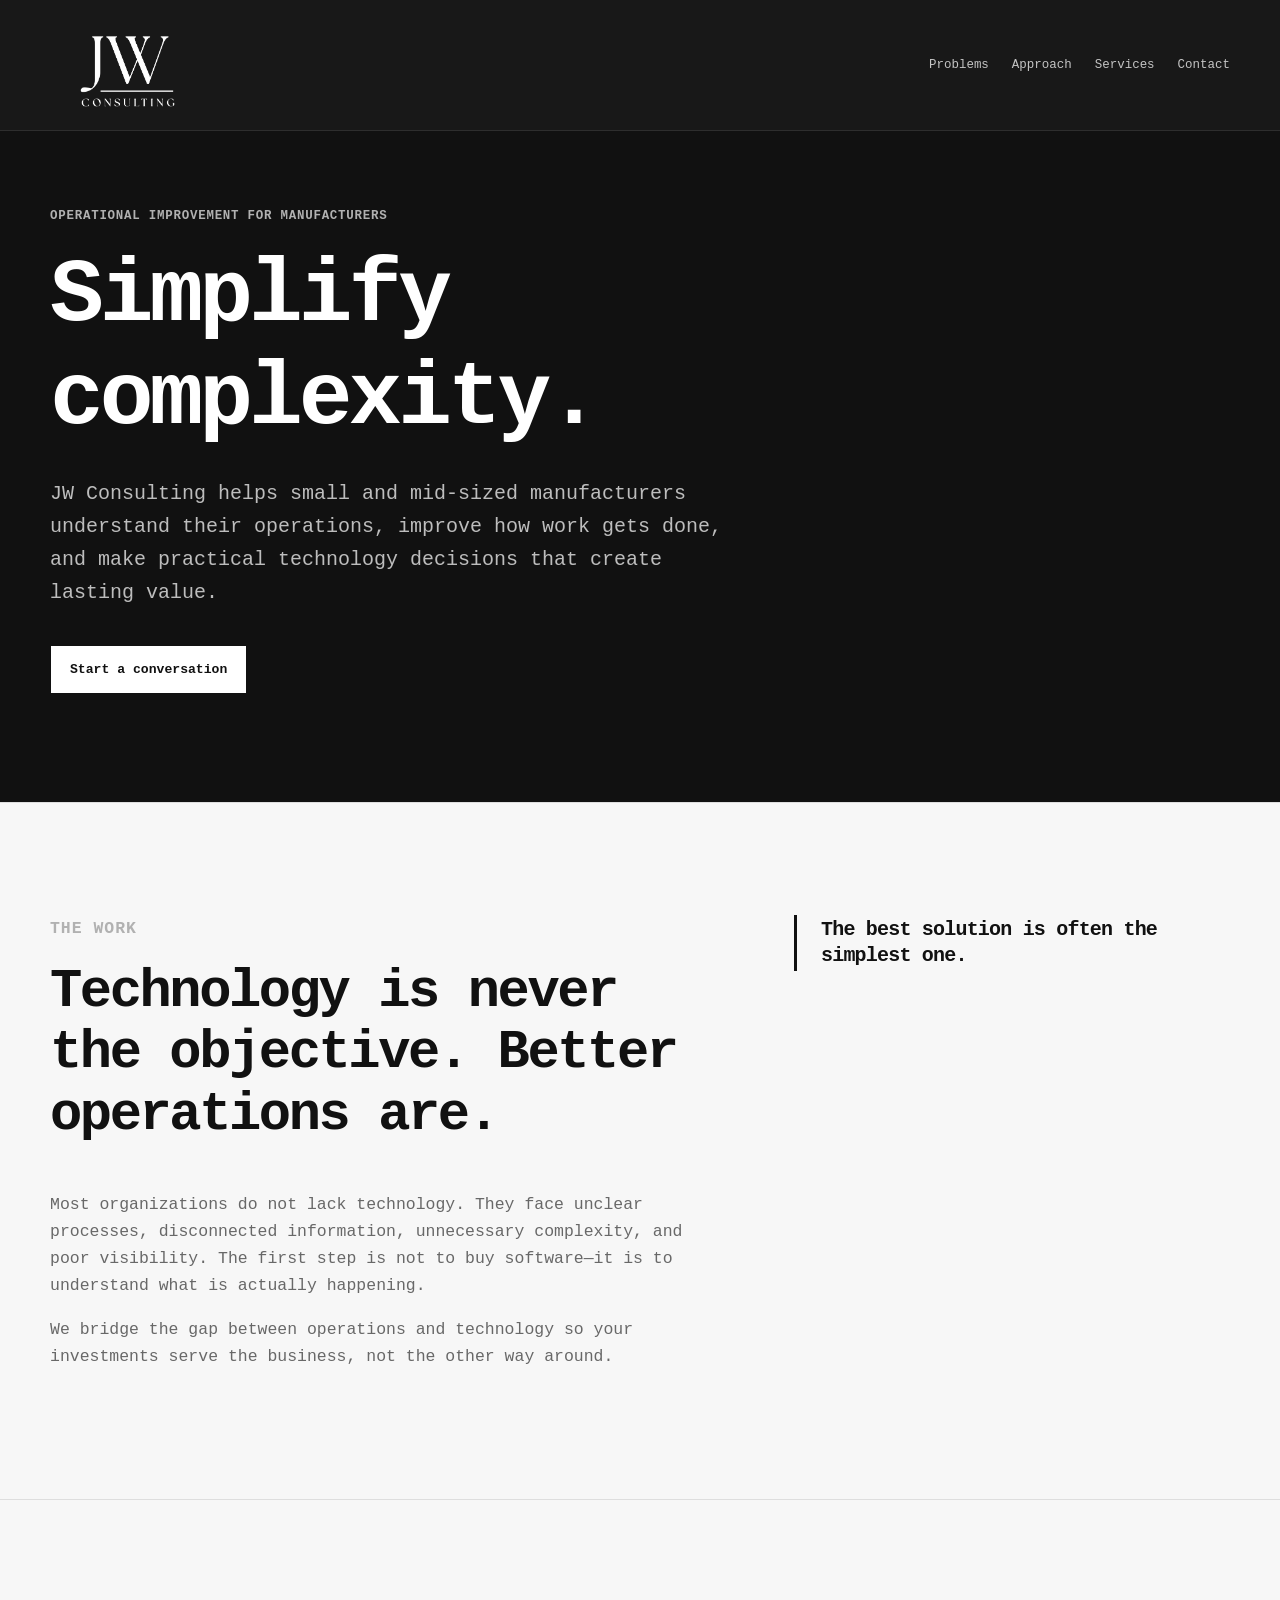
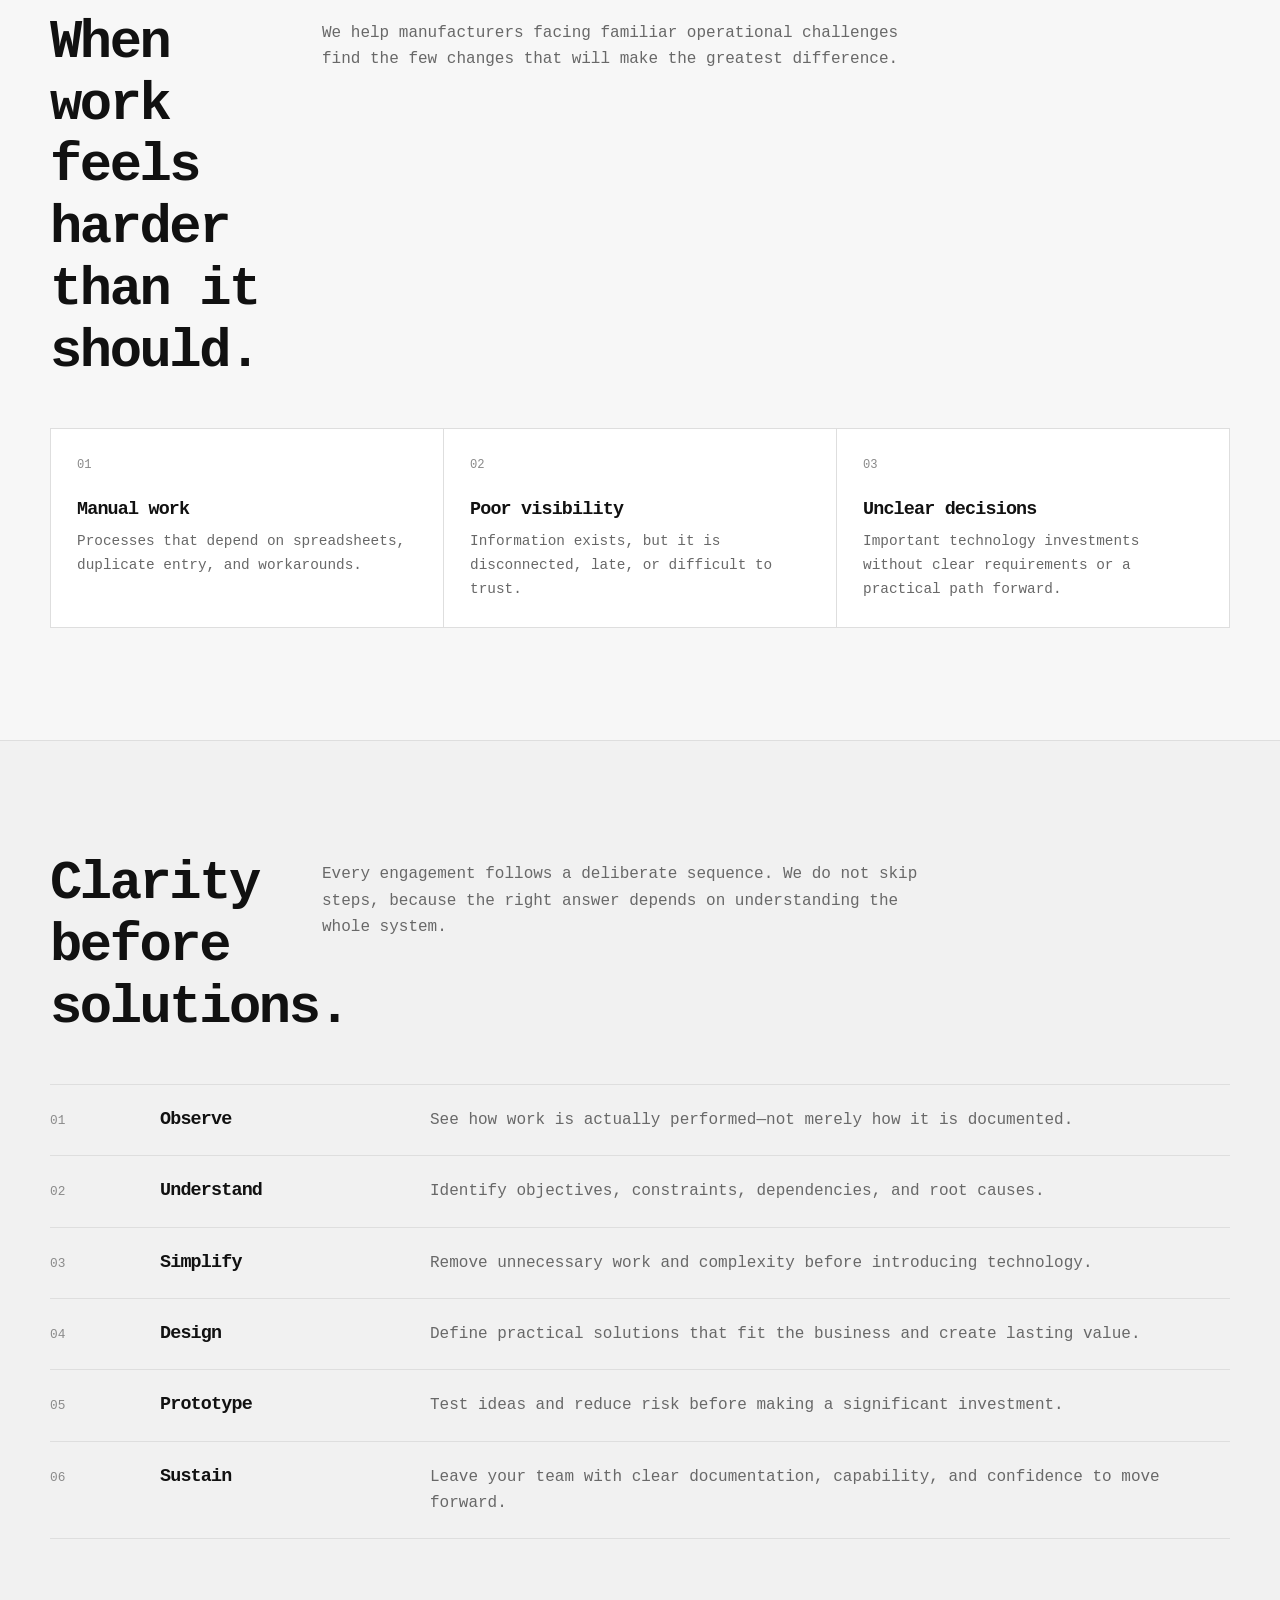
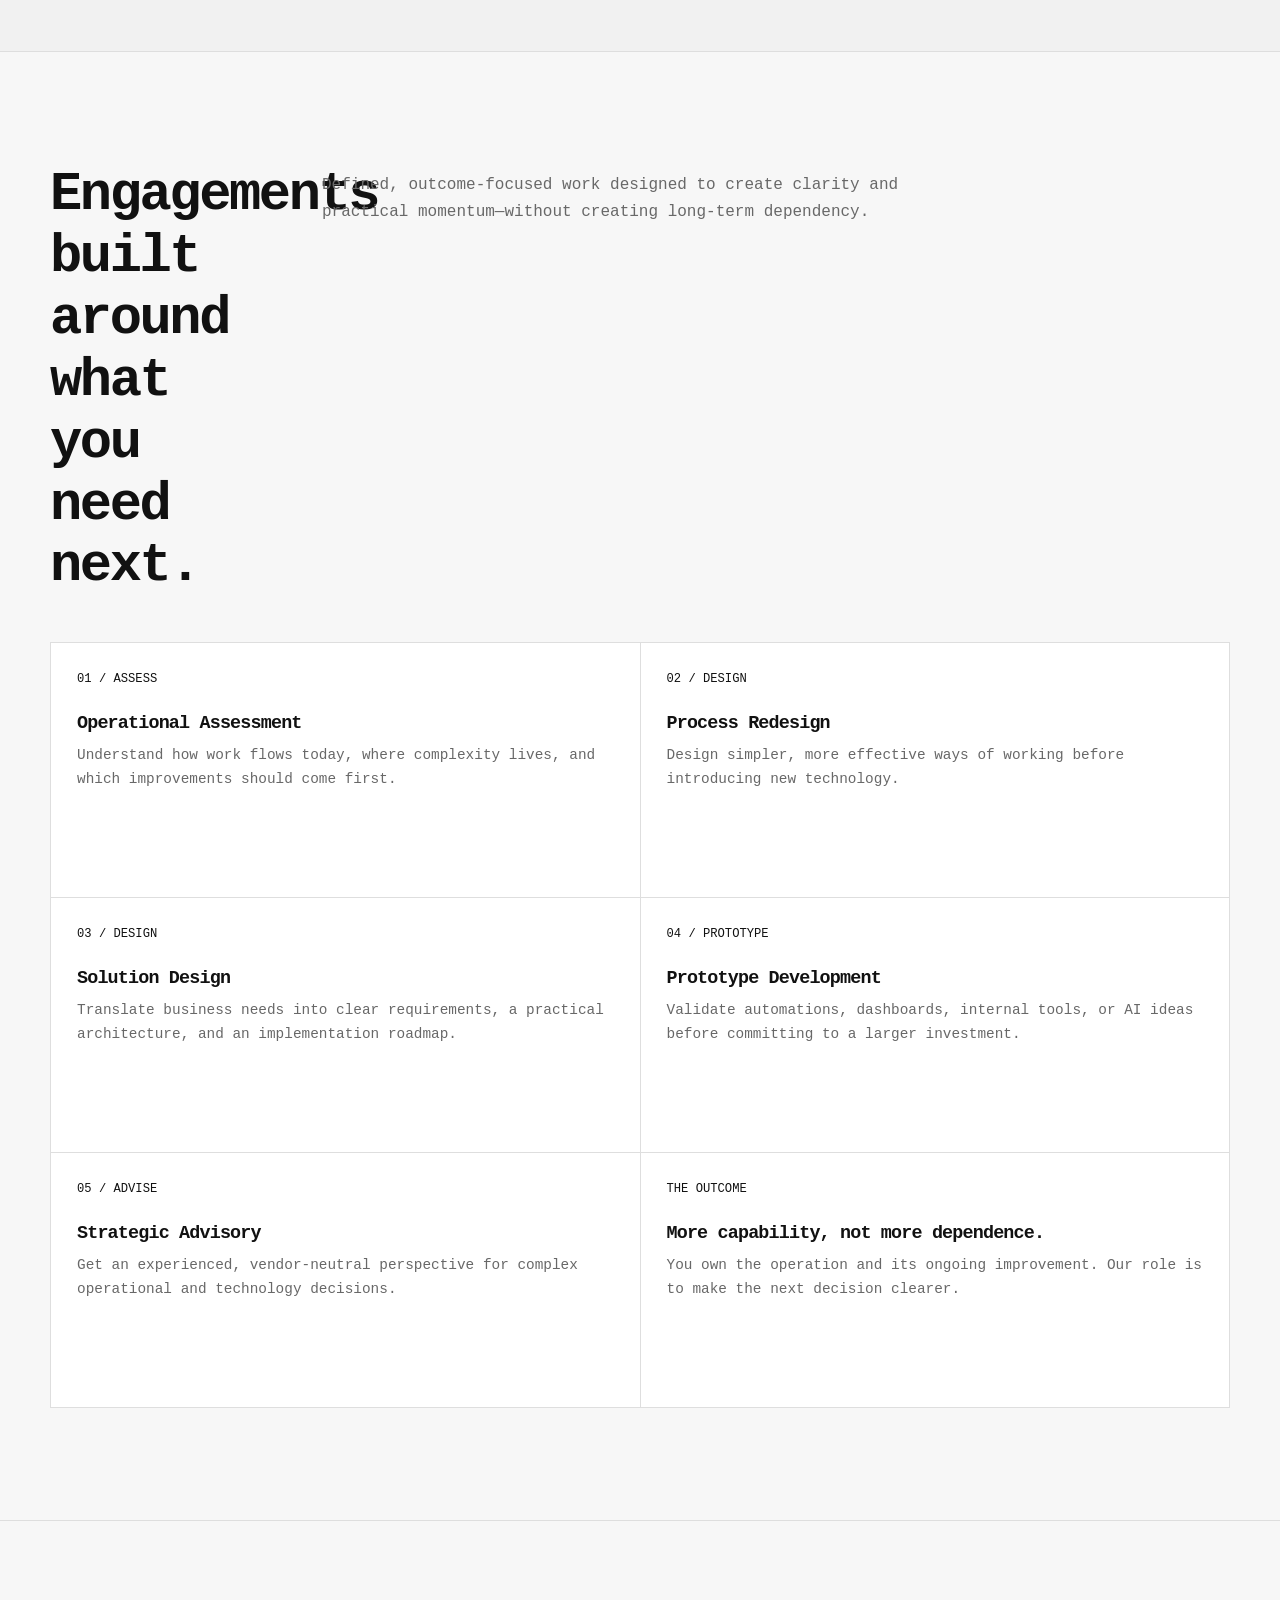
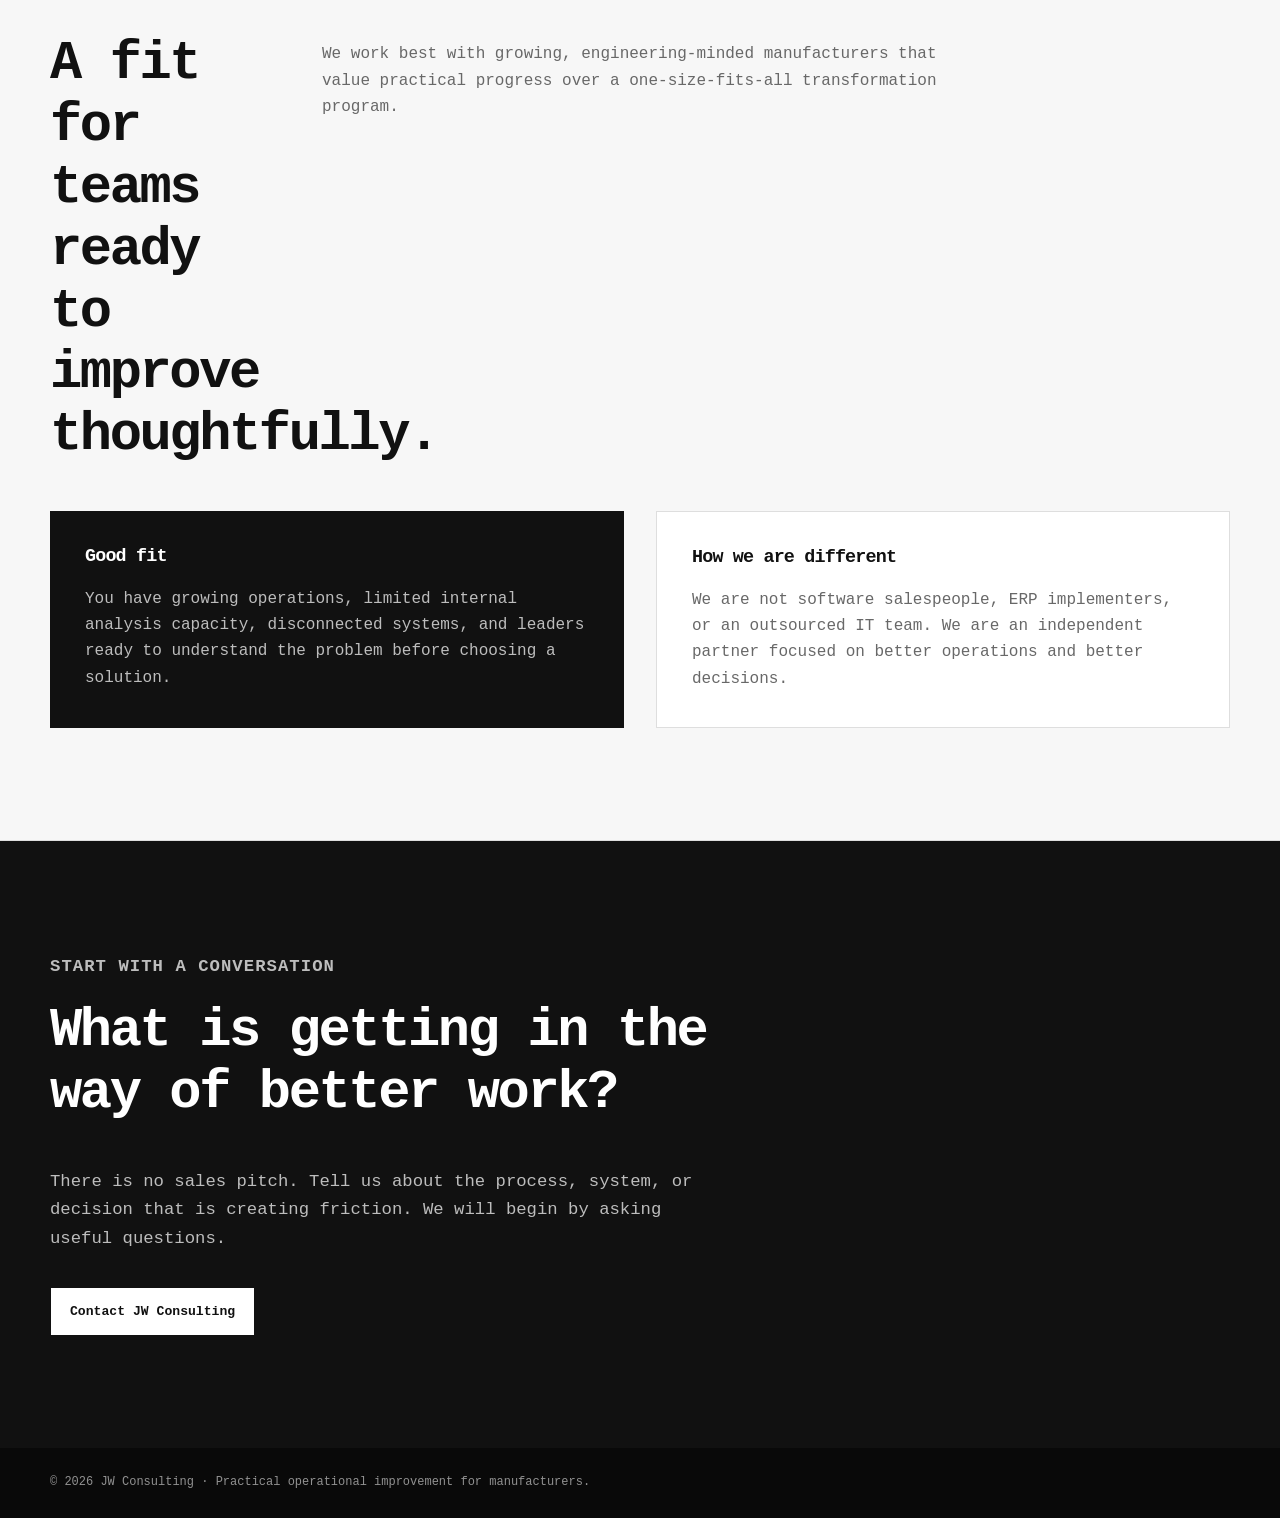
<file: JW Consulting Website/index.html>
<!doctype html>
<html lang="en">
  <head>
    <meta charset="UTF-8" />
    <meta name="viewport" content="width=device-width, initial-scale=1.0" />
    <meta name="description" content="JW Consulting helps manufacturers simplify operations, reduce complexity, and make practical technology decisions." />
    <title>JW Consulting | Practical operational improvement</title>
    <link rel="stylesheet" href="css/variables.css" />
    <link rel="stylesheet" href="css/base.css" />
  </head>
  <body>
    <header class="site-header">
      <div class="wrap nav">
        <a class="brand" href="#top" aria-label="JW Consulting home">
          <img src="assets/JW Consulting Logo 1 - white.png" alt="JW Consulting" />
        </a>
        <nav aria-label="Primary navigation">
          <a href="#problems">Problems</a><a href="#approach">Approach</a><a href="#services">Services</a><a href="#contact">Contact</a>
        </nav>
      </div>
    </header>

    <main id="top">
      <section class="hero">
        <div class="wrap">
          <p class="eyebrow">Operational improvement for manufacturers</p>
          <h1>Simplify complexity.</h1>
          <p class="lede">JW Consulting helps small and mid-sized manufacturers understand their operations, improve how work gets done, and make practical technology decisions that create lasting value.</p>
          <a class="button" href="#contact">Start a conversation</a>
        </div>
      </section>

      <section>
        <div class="wrap intro">
          <div>
            <p class="eyebrow">The work</p>
            <h2>Technology is never the objective. Better operations are.</h2>
            <p>Most organizations do not lack technology. They face unclear processes, disconnected information, unnecessary complexity, and poor visibility. The first step is not to buy software—it is to understand what is actually happening.</p>
            <p>We bridge the gap between operations and technology so your investments serve the business, not the other way around.</p>
          </div>
          <aside class="pull-quote">The best solution is often the simplest one.</aside>
        </div>
      </section>

      <section id="problems">
        <div class="wrap">
          <div class="section-head"><h2>When work feels harder than it should.</h2><p>We help manufacturers facing familiar operational challenges find the few changes that will make the greatest difference.</p></div>
          <div class="problem-grid">
            <article class="problem"><span>01</span><h3>Manual work</h3><p>Processes that depend on spreadsheets, duplicate entry, and workarounds.</p></article>
            <article class="problem"><span>02</span><h3>Poor visibility</h3><p>Information exists, but it is disconnected, late, or difficult to trust.</p></article>
            <article class="problem"><span>03</span><h3>Unclear decisions</h3><p>Important technology investments without clear requirements or a practical path forward.</p></article>
          </div>
        </div>
      </section>

      <section class="method" id="approach">
        <div class="wrap">
          <div class="section-head"><h2>Clarity before solutions.</h2><p>Every engagement follows a deliberate sequence. We do not skip steps, because the right answer depends on understanding the whole system.</p></div>
          <div class="steps">
            <article class="step"><span class="step-number">01</span><h3>Observe</h3><p>See how work is actually performed—not merely how it is documented.</p></article>
            <article class="step"><span class="step-number">02</span><h3>Understand</h3><p>Identify objectives, constraints, dependencies, and root causes.</p></article>
            <article class="step"><span class="step-number">03</span><h3>Simplify</h3><p>Remove unnecessary work and complexity before introducing technology.</p></article>
            <article class="step"><span class="step-number">04</span><h3>Design</h3><p>Define practical solutions that fit the business and create lasting value.</p></article>
            <article class="step"><span class="step-number">05</span><h3>Prototype</h3><p>Test ideas and reduce risk before making a significant investment.</p></article>
            <article class="step"><span class="step-number">06</span><h3>Sustain</h3><p>Leave your team with clear documentation, capability, and confidence to move forward.</p></article>
          </div>
        </div>
      </section>

      <section id="services">
        <div class="wrap">
          <div class="section-head"><h2>Engagements built around what you need next.</h2><p>Defined, outcome-focused work designed to create clarity and practical momentum—without creating long-term dependency.</p></div>
          <div class="service-grid">
            <article class="service"><span class="service-number">01 / ASSESS</span><h3>Operational Assessment</h3><p>Understand how work flows today, where complexity lives, and which improvements should come first.</p></article>
            <article class="service"><span class="service-number">02 / DESIGN</span><h3>Process Redesign</h3><p>Design simpler, more effective ways of working before introducing new technology.</p></article>
            <article class="service"><span class="service-number">03 / DESIGN</span><h3>Solution Design</h3><p>Translate business needs into clear requirements, a practical architecture, and an implementation roadmap.</p></article>
            <article class="service"><span class="service-number">04 / PROTOTYPE</span><h3>Prototype Development</h3><p>Validate automations, dashboards, internal tools, or AI ideas before committing to a larger investment.</p></article>
            <article class="service"><span class="service-number">05 / ADVISE</span><h3>Strategic Advisory</h3><p>Get an experienced, vendor-neutral perspective for complex operational and technology decisions.</p></article>
            <article class="service"><span class="service-number">THE OUTCOME</span><h3>More capability, not more dependence.</h3><p>You own the operation and its ongoing improvement. Our role is to make the next decision clearer.</p></article>
          </div>
        </div>
      </section>

      <section>
        <div class="wrap">
          <div class="section-head"><h2>A fit for teams ready to improve thoughtfully.</h2><p>We work best with growing, engineering-minded manufacturers that value practical progress over a one-size-fits-all transformation program.</p></div>
          <div class="fit">
            <article class="fit-card"><h3>Good fit</h3><p>You have growing operations, limited internal analysis capacity, disconnected systems, and leaders ready to understand the problem before choosing a solution.</p></article>
            <article class="fit-card light"><h3>How we are different</h3><p>We are not software salespeople, ERP implementers, or an outsourced IT team. We are an independent partner focused on better operations and better decisions.</p></article>
          </div>
        </div>
      </section>

      <section class="contact" id="contact">
        <div class="wrap">
          <p class="eyebrow">Start with a conversation</p>
          <h2>What is getting in the way of better work?</h2>
          <p>There is no sales pitch. Tell us about the process, system, or decision that is creating friction. We will begin by asking useful questions.</p>
          <a class="button" href="mailto:hello@jwconsulting.example">Contact JW Consulting</a>
        </div>
      </section>
    </main>
    <footer><div class="wrap">© 2026 JW Consulting · Practical operational improvement for manufacturers.</div></footer>
  </body>
</html>
</file>
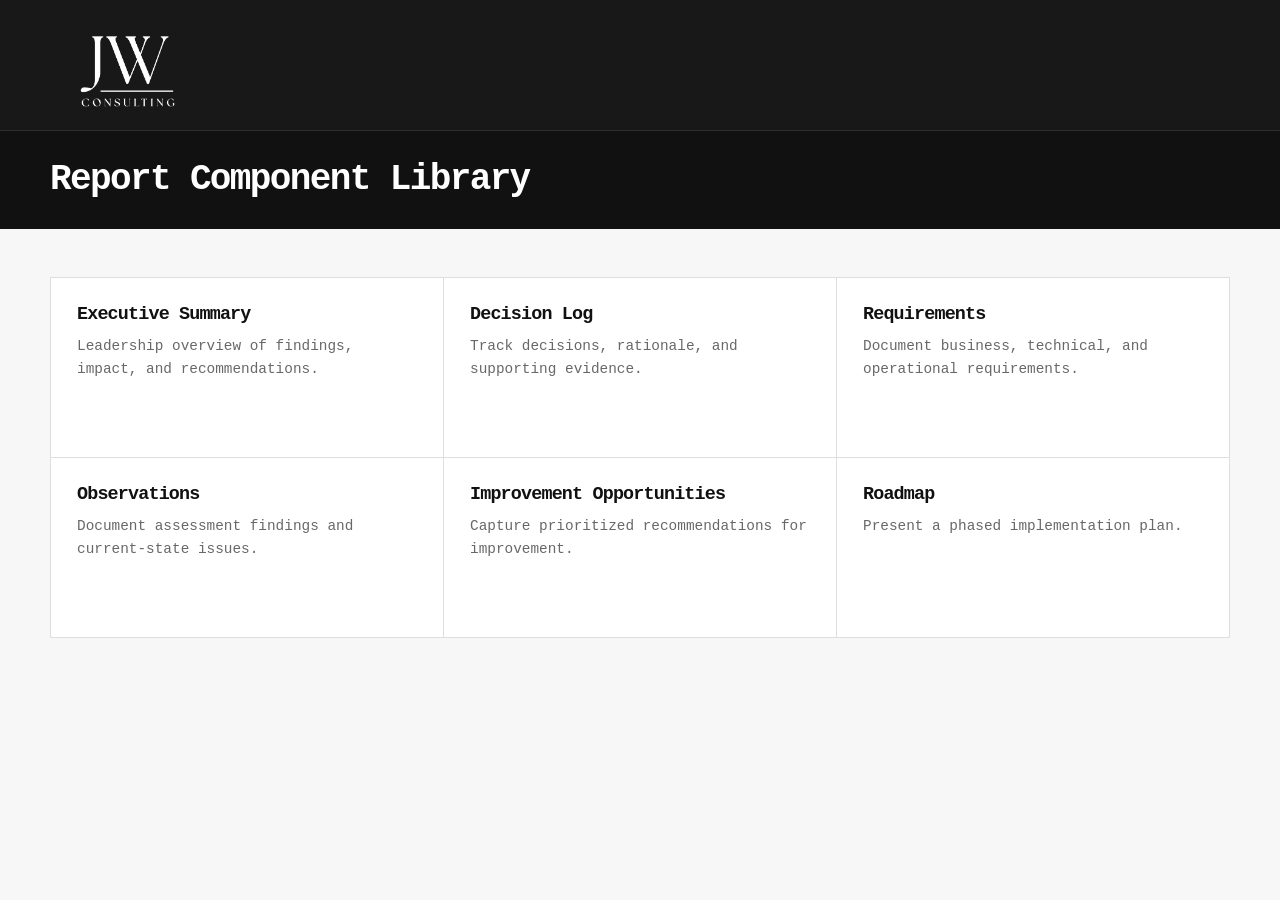
<file: Report Component Library/index.html>
<!doctype html>
<html lang="en">
  <head>
    <meta charset="UTF-8" />

    <title>JW Consulting Report Components</title>

    <link rel="stylesheet" href="css/variables.css" />
    <link rel="stylesheet" href="css/base.css" />
    <link rel="stylesheet" href="css/components.css" />
  </head>

  <body>
    <header class="site-header">
      <div class="wrap nav">
        <a class="brand" href="../JW%20Consulting%20Website/index.html" aria-label="JW Consulting home">
          <img src="../Business%20Imagery/JW%20Consulting%20Logo%201%20-%20white.png" alt="JW Consulting" />
        </a>
      </div>
    </header>

    <main>
      <section class="library-hero">
        <div class="wrap">
          <h1>Report Component Library</h1>
        </div>
      </section>

      <section id="components" class="container">
        <div class="component-grid">
          <!-- Executive Summary -->
          <a class="component-card" href="components/executive-summary.html">
            <h3>Executive Summary</h3>
            <p>Leadership overview of findings, impact, and recommendations.</p>
          </a>

          <!-- Decision Log -->
          <a class="component-card" href="components/decision-log.html">
            <h3>Decision Log</h3>
            <p>Track decisions, rationale, and supporting evidence.</p>
          </a>

          <!-- Requirements -->
          <a class="component-card" href="components/requirements.html">
            <h3>Requirements</h3>
            <p>Document business, technical, and operational requirements.</p>
          </a>

          <!-- Observations -->
          <a class="component-card" href="components/observations.html">
            <h3>Observations</h3>
            <p>Document assessment findings and current-state issues.</p>
          </a>

          <!-- Improvements -->
          <a class="component-card" href="components/improvements.html">
            <h3>Improvement Opportunities</h3>
            <p>Capture prioritized recommendations for improvement.</p>
          </a>

          <!-- Roadmap -->
          <a class="component-card" href="components/roadmap.html">
            <h3>Roadmap</h3>
            <p>Present a phased implementation plan.</p>
          </a>
        </div>
      </section>
    </main>
  </body>
</html>
</file>
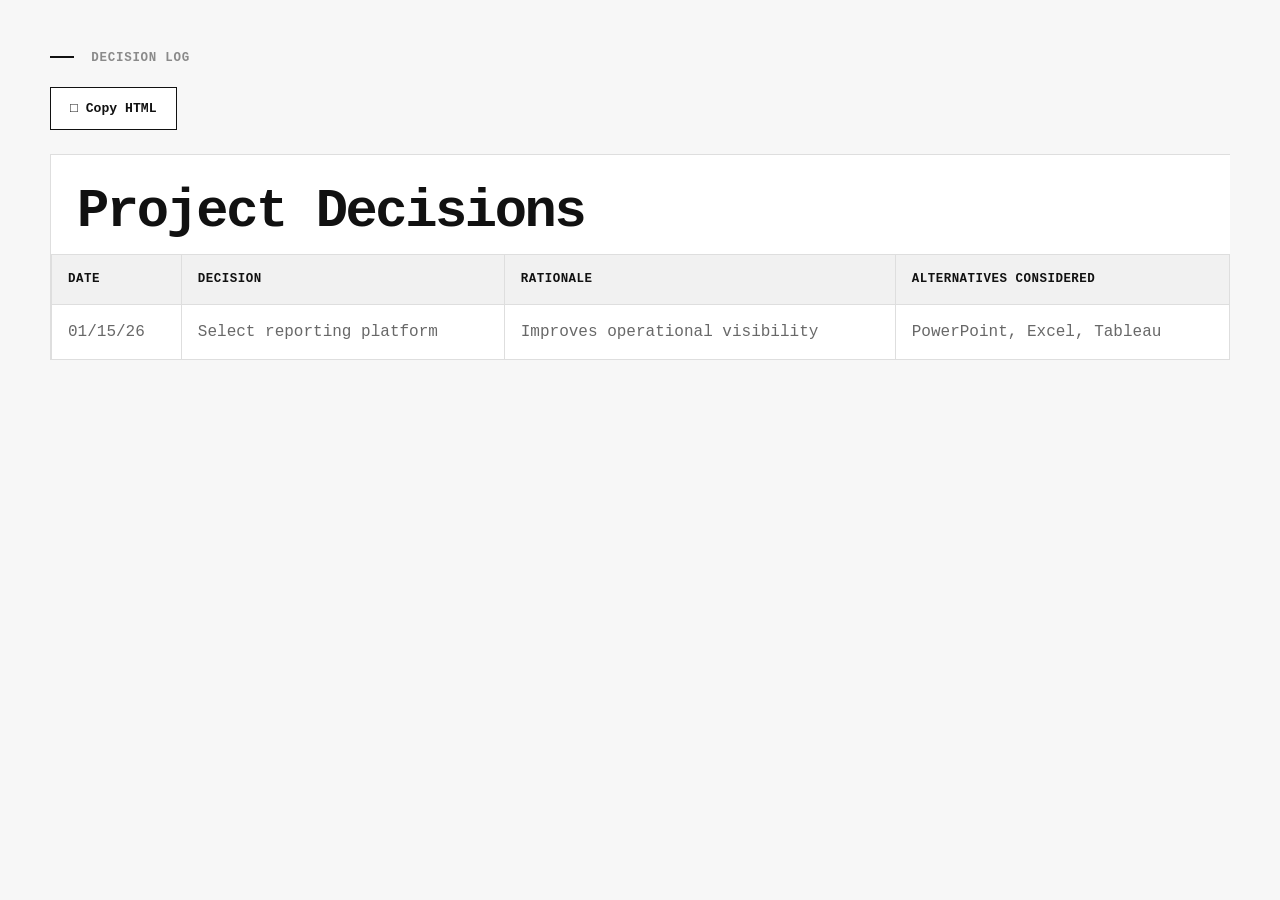
<file: Report Component Library/components/decision-log.html>
<!doctype html>
<html>
  <head>
    <link rel="stylesheet" href="../css/variables.css" />
    <link rel="stylesheet" href="../css/base.css" />
    <link rel="stylesheet" href="../css/components.css" />
  </head>

  <body>
    <div class="container">
      <span class="section-label"> Decision Log </span>

      <button
        class="copy-button"
        data-copy="decision-log"
        onclick="copyHTML('decision-log')"
      >
        Copy HTML
      </button>

      <div id="decision-log" class="component-preview">
        <h2>Project Decisions</h2>

        <table>
          <tr>
            <th>Date</th>

            <th>Decision</th>

            <th>Rationale</th>

            <th>Alternatives Considered</th>
          </tr>

          <tr>
            <td>01/15/26</td>

            <td>Select reporting platform</td>

            <td>Improves operational visibility</td>

            <td>PowerPoint, Excel, Tableau</td>
          </tr>
        </table>
      </div>
    </div>

    <script src="../js/library.js"></script>
  </body>
</html>
</file>
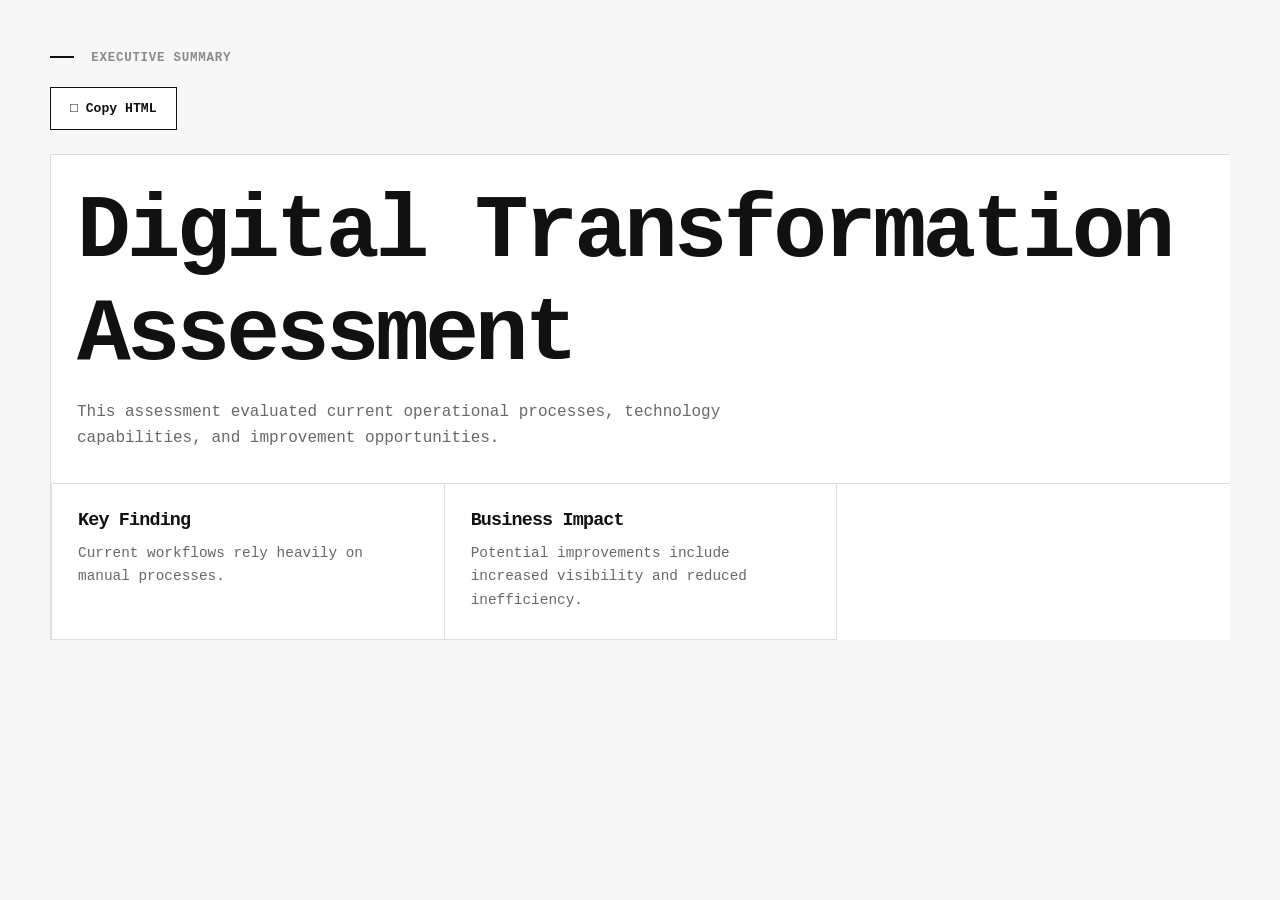
<file: Report Component Library/components/executive-summary.html>
<!DOCTYPE html>
<html>

<head>

<link rel="stylesheet" href="../css/variables.css">
<link rel="stylesheet" href="../css/base.css">
<link rel="stylesheet" href="../css/components.css">

</head>


<body>


<div class="container">


<span class="section-label">
Executive Summary
</span>



<button
class="copy-button"
data-copy="executive-summary"
onclick="copyHTML('executive-summary')">

Copy HTML

</button>



<div id="executive-summary" class="component-preview">


<h1>
Digital Transformation Assessment
</h1>


<p>
This assessment evaluated current operational processes,
technology capabilities, and improvement opportunities.
</p>



<div class="component-grid">


<div class="component-card">

<h3>
Key Finding
</h3>

<p>
Current workflows rely heavily on manual processes.
</p>

</div>



<div class="component-card">

<h3>
Business Impact
</h3>

<p>
Potential improvements include increased visibility and reduced inefficiency.
</p>

</div>


</div>


</div>


</div>


<script src="../js/library.js"></script>


</body>

</html>
</file>
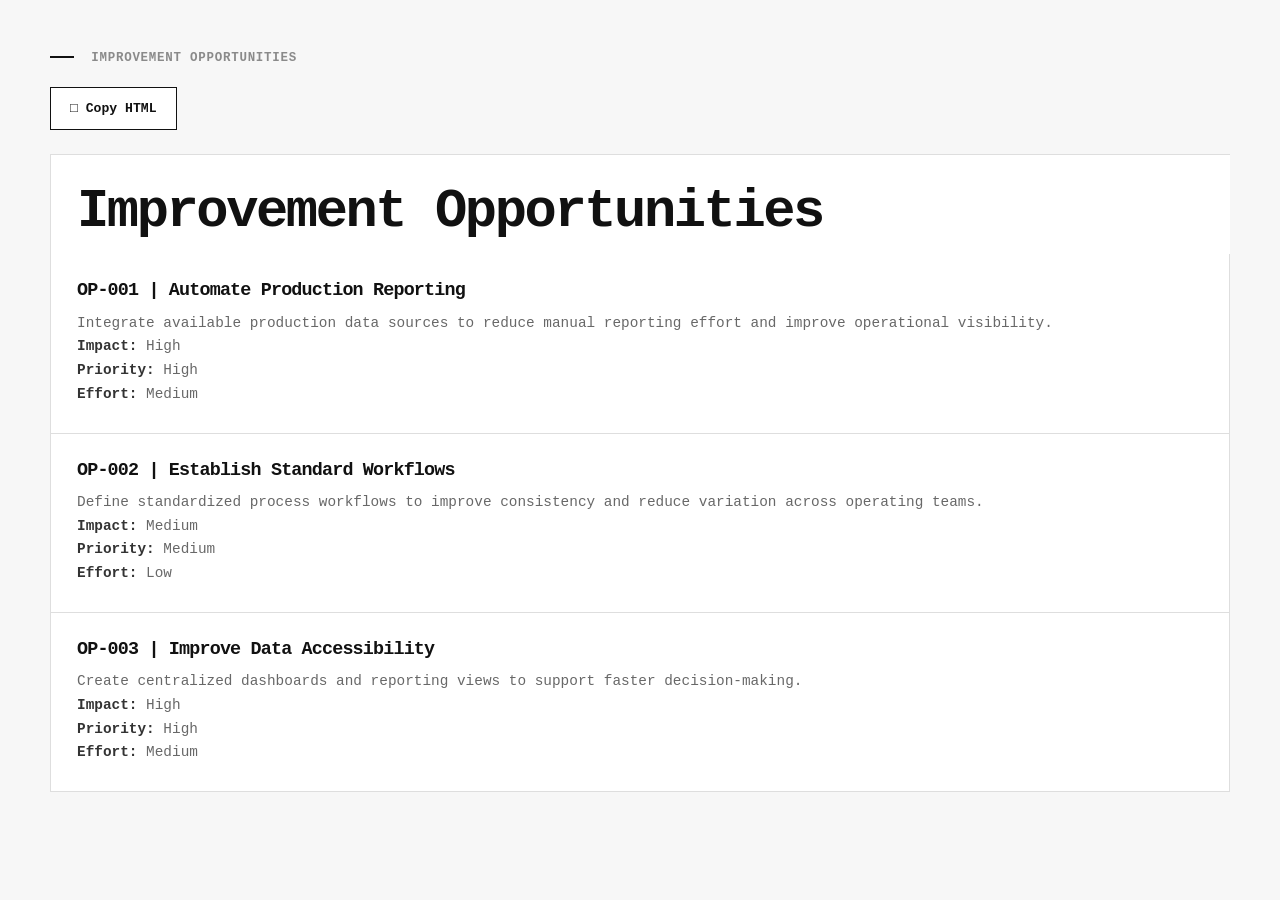
<file: Report Component Library/components/improvements.html>
<!DOCTYPE html>
<html>

<head>

<link rel="stylesheet" href="../css/variables.css">
<link rel="stylesheet" href="../css/base.css">
<link rel="stylesheet" href="../css/components.css">

</head>


<body>

<div class="container">


<span class="section-label">
Improvement Opportunities
</span>


<button
class="copy-button"
data-copy="improvement-opportunities"
onclick="copyHTML('improvement-opportunities')">

Copy HTML

</button>



<div id="improvement-opportunities" class="component-preview">


<h2>
Improvement Opportunities
</h2>



<div class="component-card">


<h3>
OP-001 | Automate Production Reporting
</h3>


<p>
Integrate available production data sources to reduce manual reporting
effort and improve operational visibility.
</p>


<p>

<strong>Impact:</strong> High

<br>

<strong>Priority:</strong> High

<br>

<strong>Effort:</strong> Medium

</p>


</div>



<div class="component-card">


<h3>
OP-002 | Establish Standard Workflows
</h3>


<p>
Define standardized process workflows to improve consistency and reduce
variation across operating teams.
</p>


<p>

<strong>Impact:</strong> Medium

<br>

<strong>Priority:</strong> Medium

<br>

<strong>Effort:</strong> Low

</p>


</div>



<div class="component-card">


<h3>
OP-003 | Improve Data Accessibility
</h3>


<p>
Create centralized dashboards and reporting views to support faster
decision-making.
</p>


<p>

<strong>Impact:</strong> High

<br>

<strong>Priority:</strong> High

<br>

<strong>Effort:</strong> Medium

</p>


</div>



</div>


</div>



<script src="../js/library.js"></script>


</body>

</html>
</file>
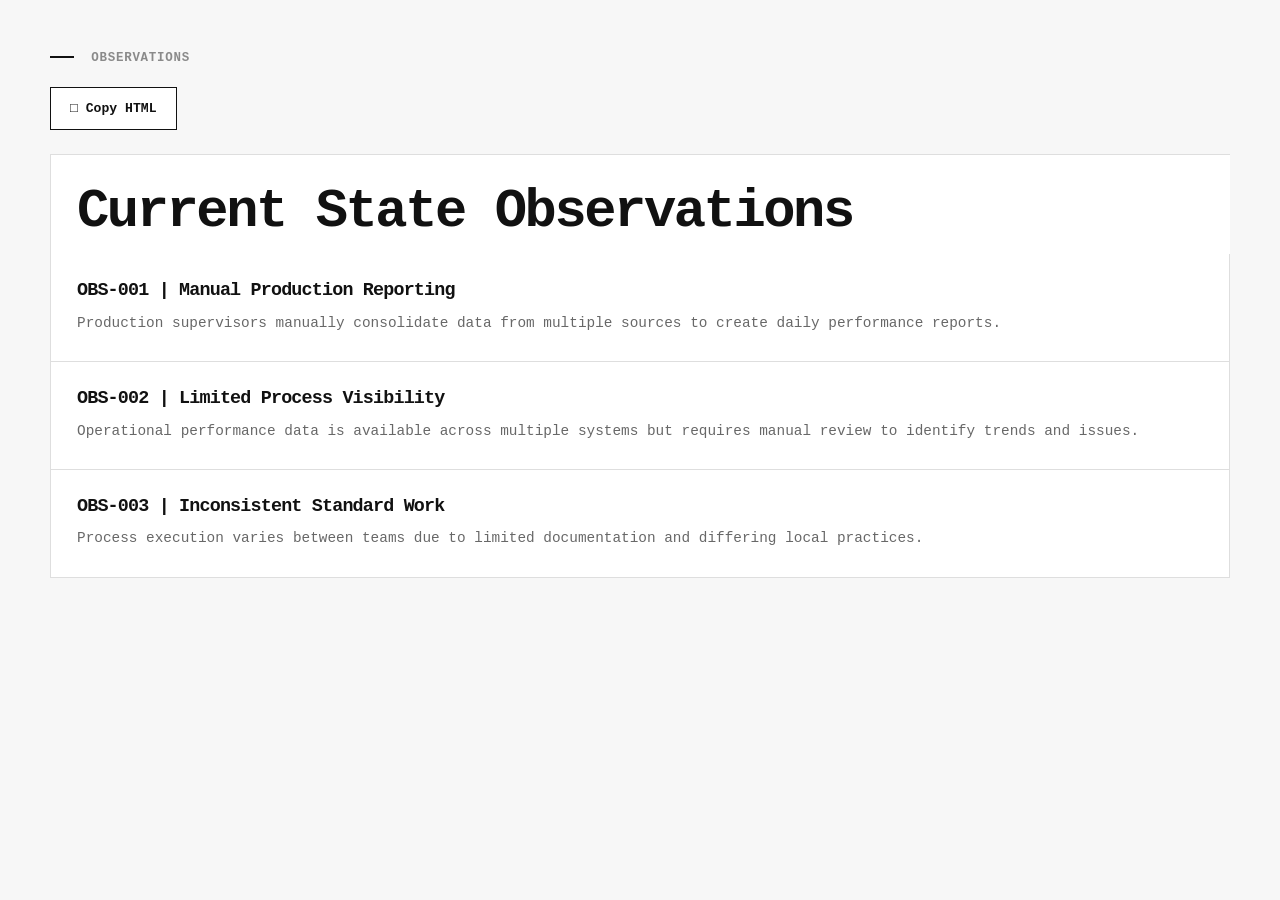
<file: Report Component Library/components/observations.html>
<!doctype html>
<html>
  <head>
    <link rel="stylesheet" href="../css/variables.css" />
    <link rel="stylesheet" href="../css/base.css" />
    <link rel="stylesheet" href="../css/components.css" />
  </head>

  <body>
    <div class="container">
      <span class="section-label"> Observations </span>

      <button
        class="copy-button"
        data-copy="observations"
        onclick="copyHTML('observations')"
      >
        Copy HTML
      </button>

      <div id="observations" class="component-preview">
        <h2>Current State Observations</h2>

        <div class="component-card">
          <h3>OBS-001 | Manual Production Reporting</h3>

          <p>
            Production supervisors manually consolidate data from multiple
            sources to create daily performance reports.
          </p>
        </div>

        <div class="component-card">
          <h3>OBS-002 | Limited Process Visibility</h3>

          <p>
            Operational performance data is available across multiple systems
            but requires manual review to identify trends and issues.
          </p>
        </div>

        <div class="component-card">
          <h3>OBS-003 | Inconsistent Standard Work</h3>

          <p>
            Process execution varies between teams due to limited documentation
            and differing local practices.
          </p>
        </div>
      </div>
    </div>

    <script src="../js/library.js"></script>
  </body>
</html>
</file>
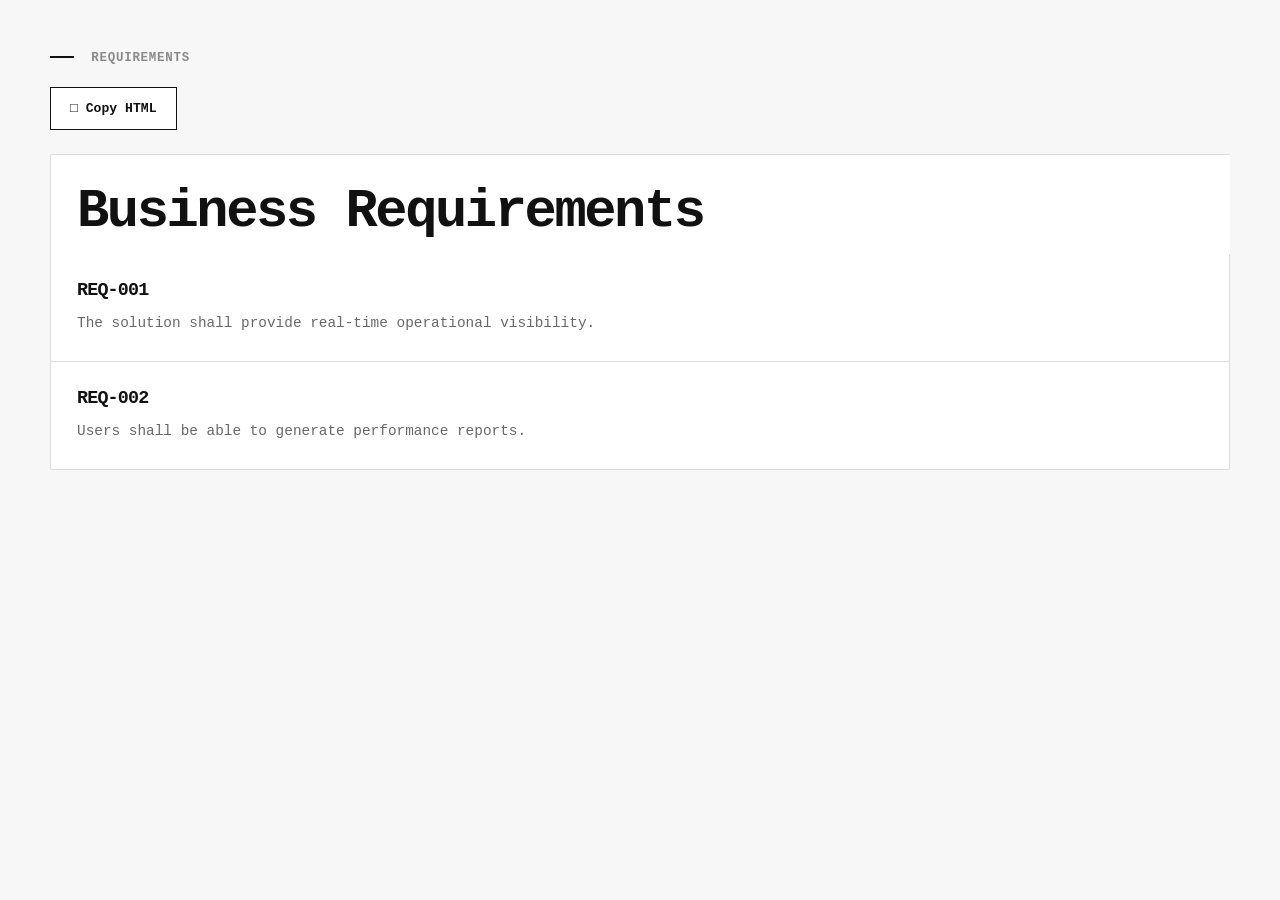
<file: Report Component Library/components/requirements.html>
<!doctype html>
<html>
  <head>
    <link rel="stylesheet" href="../css/variables.css" />
    <link rel="stylesheet" href="../css/base.css" />
    <link rel="stylesheet" href="../css/components.css" />
  </head>

  <body>
    <div class="container">
      <span class="section-label"> Requirements </span>

      <button
        class="copy-button"
        data-copy="requirements"
        onclick="copyHTML('requirements')"
      >
        Copy HTML
      </button>

      <div id="requirements" class="component-preview">
        <h2>Business Requirements</h2>

        <!-- New Requirement Line----------------------------------------------------- -->
        <div class="component-card">
          <h3>REQ-001</h3>

          <p>The solution shall provide real-time operational visibility.</p>
        </div>

        <!-- New Requirement Line----------------------------------------------------- -->
        <div class="component-card">
          <h3>REQ-002</h3>

          <p>Users shall be able to generate performance reports.</p>
        </div>

        <!-- New Requirement Line----------------------------------------------------- -->
      </div>
    </div>

    <script src="../js/library.js"></script>
  </body>
</html>
</file>
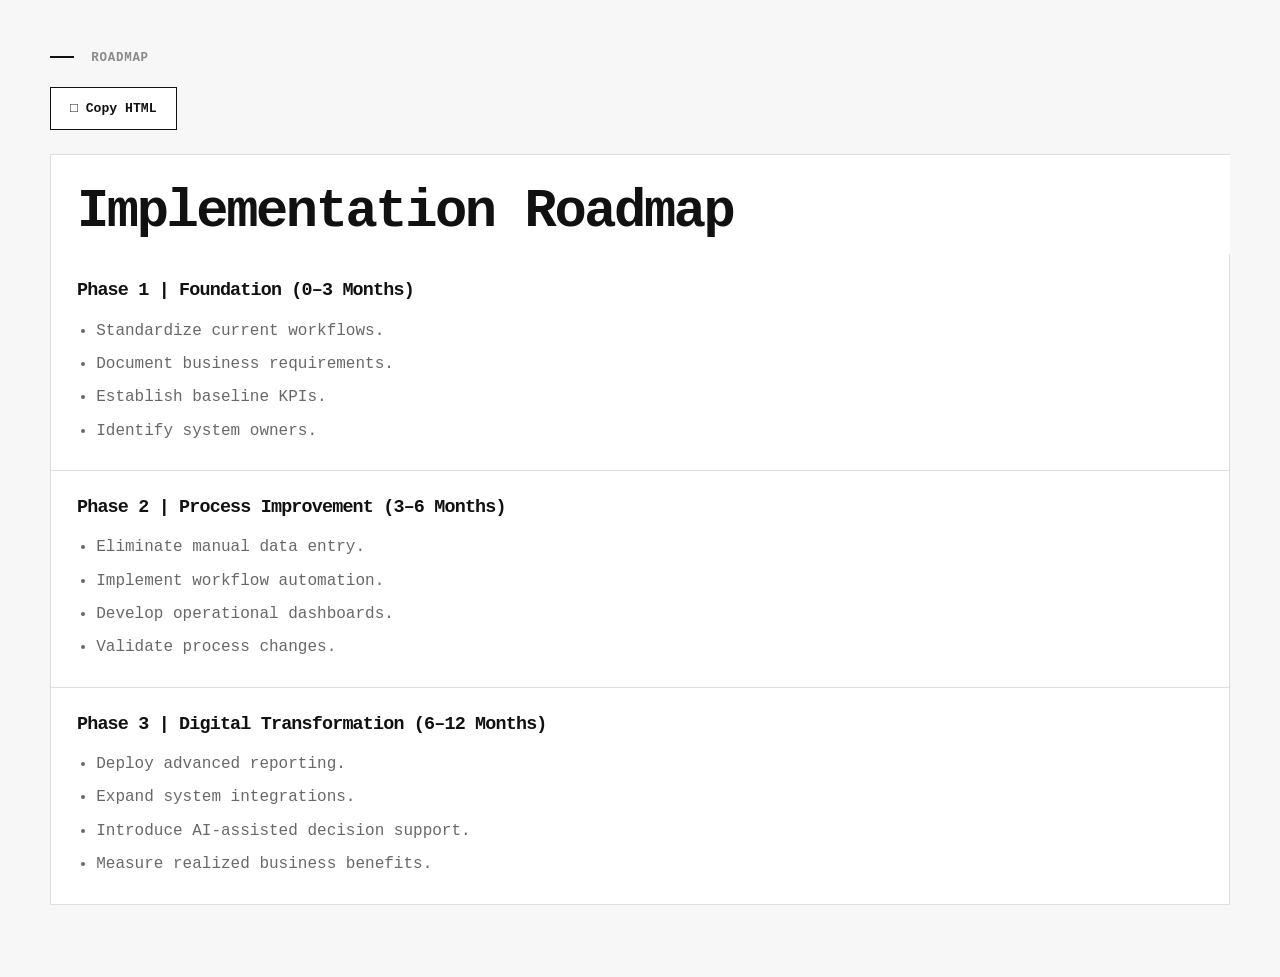
<file: Report Component Library/components/roadmap.html>
<!DOCTYPE html>
<html>

<head>

    <meta charset="UTF-8">

    <title>Roadmap</title>

    <link rel="stylesheet" href="../css/variables.css">
    <link rel="stylesheet" href="../css/base.css">
    <link rel="stylesheet" href="../css/components.css">

</head>

<body>

<div class="container">

    <span class="section-label">
        Roadmap
    </span>

    <button
        class="copy-button"
        data-copy="roadmap"
        onclick="copyHTML('roadmap')">

        Copy HTML

    </button>

    <div id="roadmap" class="component-preview">

        <h2>
            Implementation Roadmap
        </h2>

        <div class="component-card">

            <h3>
                Phase 1 | Foundation (0–3 Months)
            </h3>

            <ul>
                <li>Standardize current workflows.</li>
                <li>Document business requirements.</li>
                <li>Establish baseline KPIs.</li>
                <li>Identify system owners.</li>
            </ul>

        </div>

        <div class="component-card">

            <h3>
                Phase 2 | Process Improvement (3–6 Months)
            </h3>

            <ul>
                <li>Eliminate manual data entry.</li>
                <li>Implement workflow automation.</li>
                <li>Develop operational dashboards.</li>
                <li>Validate process changes.</li>
            </ul>

        </div>

        <div class="component-card">

            <h3>
                Phase 3 | Digital Transformation (6–12 Months)
            </h3>

            <ul>
                <li>Deploy advanced reporting.</li>
                <li>Expand system integrations.</li>
                <li>Introduce AI-assisted decision support.</li>
                <li>Measure realized business benefits.</li>
            </ul>

        </div>

    </div>

</div>

<script src="../js/library.js"></script>

</body>

</html>
</file>
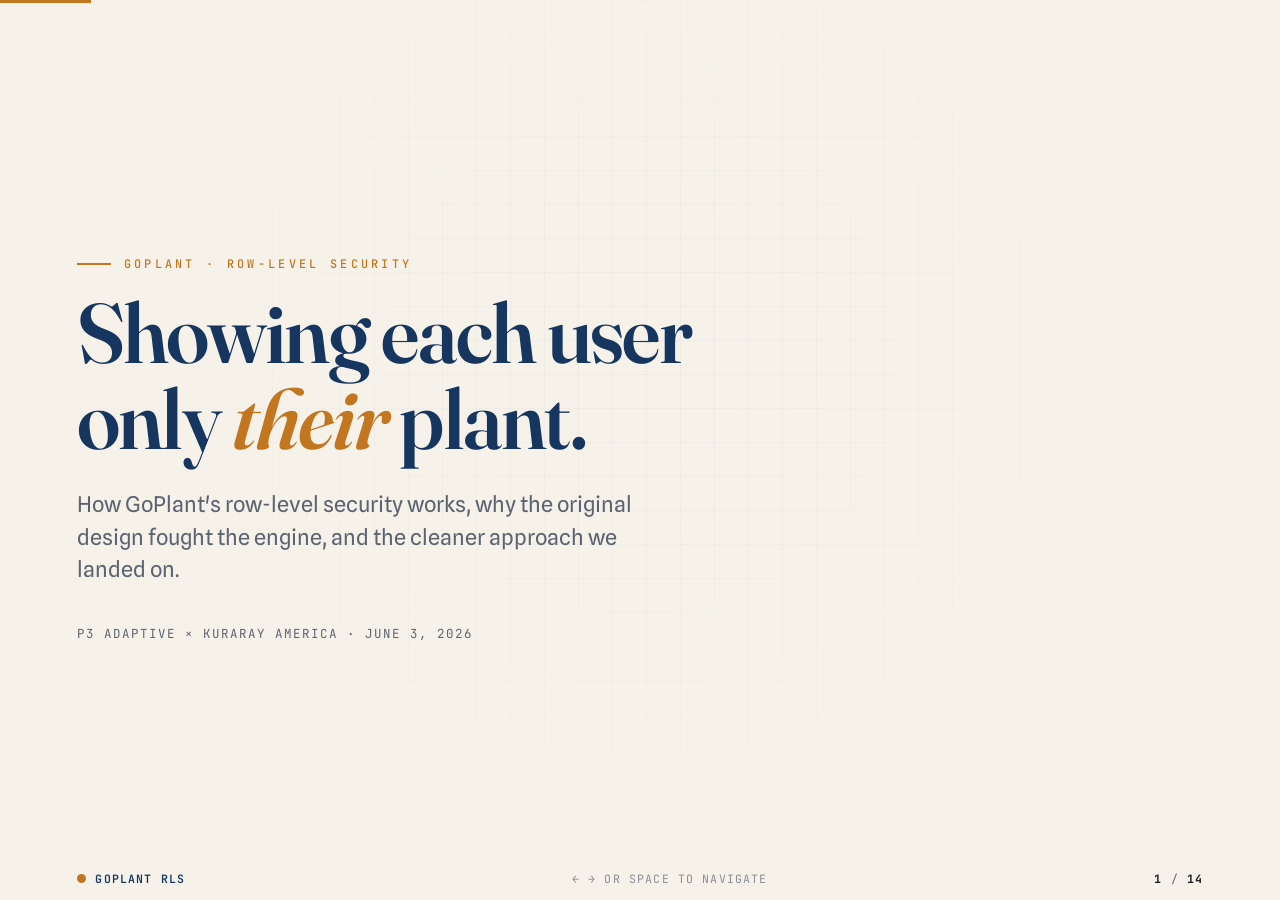
<file: Report Component Library/Examples/2026-06-03 GoPlant RLS Explained - Presentation.html>
<!DOCTYPE html>
<html lang="en">
<head>
<meta charset="UTF-8">
<meta name="viewport" content="width=device-width, initial-scale=1.0">
<title>GoPlant RLS — Explained</title>
<link rel="preconnect" href="https://fonts.googleapis.com">
<link rel="preconnect" href="https://fonts.gstatic.com" crossorigin>
<link href="https://fonts.googleapis.com/css2?family=Fraunces:opsz,wght@9..144,400;9..144,500;9..144,600;9..144,700&family=Spline+Sans:wght@400;500;600;700&family=JetBrains+Mono:wght@400;500;700&display=swap" rel="stylesheet">
<style>
:root{
  --paper:#F6F2EA;
  --paper-2:#EFE9DD;
  --ink:#191C22;
  --muted:#5C6472;
  --navy:#16365F;
  --navy-2:#1E4E86;
  --accent:#C2761F;
  --accent-soft:#E7A24A;
  --good:#1F7A4D;
  --bad:#B23A2C;
  --line:rgba(25,28,34,.14);
  --line-strong:rgba(25,28,34,.28);
  --shadow:0 18px 50px -20px rgba(22,54,95,.45);
  --display:"Fraunces",Georgia,serif;
  --body:"Spline Sans",-apple-system,sans-serif;
  --mono:"JetBrains Mono",ui-monospace,monospace;
}
*{box-sizing:border-box;margin:0;padding:0}
html,body{height:100%}
body{
  font-family:var(--body);
  background:var(--paper);
  color:var(--ink);
  overflow:hidden;
  -webkit-font-smoothing:antialiased;
}
/* paper grain + faint blueprint grid */
body::before{
  content:"";position:fixed;inset:0;pointer-events:none;z-index:0;
  background-image:
    linear-gradient(rgba(22,54,95,.035) 1px,transparent 1px),
    linear-gradient(90deg,rgba(22,54,95,.035) 1px,transparent 1px);
  background-size:34px 34px;
  mask-image:radial-gradient(circle at 50% 40%,#000 0%,transparent 78%);
}
.deck{position:relative;height:100vh;width:100vw;z-index:1}
.slide{
  position:absolute;inset:0;
  display:none;
  padding:clamp(36px,6vw,96px);
  flex-direction:column;
  justify-content:center;
  opacity:0;
}
.slide.active{display:flex;animation:slideIn .5s cubic-bezier(.2,.7,.2,1) forwards}
@keyframes slideIn{from{opacity:0}to{opacity:1}}
.slide.active .reveal{opacity:0;transform:translateY(14px);animation:rise .6s cubic-bezier(.2,.7,.2,1) forwards}
.slide.active .reveal:nth-child(1){animation-delay:.05s}
.slide.active .reveal:nth-child(2){animation-delay:.14s}
.slide.active .reveal:nth-child(3){animation-delay:.23s}
.slide.active .reveal:nth-child(4){animation-delay:.32s}
.slide.active .reveal:nth-child(5){animation-delay:.41s}
.slide.active .reveal:nth-child(6){animation-delay:.50s}
.slide.active .reveal:nth-child(7){animation-delay:.59s}
@keyframes rise{to{opacity:1;transform:none}}

.kicker{
  font-family:var(--mono);
  font-size:.74rem;letter-spacing:.28em;text-transform:uppercase;
  color:var(--accent);font-weight:500;margin-bottom:1.1rem;
  display:flex;align-items:center;gap:.8rem;
}
.kicker::before{content:"";width:34px;height:2px;background:var(--accent)}
h1{font-family:var(--display);font-weight:600;line-height:1.02;letter-spacing:-.02em;
  font-size:clamp(2.6rem,6.6vw,5.6rem);color:var(--navy)}
h2{font-family:var(--display);font-weight:600;line-height:1.05;letter-spacing:-.015em;
  font-size:clamp(1.9rem,4.2vw,3.3rem);color:var(--navy);margin-bottom:1.4rem;max-width:18ch}
h2 em{font-style:italic;color:var(--accent)}
.lead{font-size:clamp(1.05rem,1.7vw,1.4rem);line-height:1.5;color:var(--muted);max-width:46ch}
p{line-height:1.55}
.mono{font-family:var(--mono)}
strong{color:var(--ink);font-weight:600}
.good{color:var(--good);font-weight:600}
.bad{color:var(--bad);font-weight:600}
.navy{color:var(--navy)}

/* layout helpers */
.row{display:flex;gap:clamp(1.5rem,4vw,4rem);align-items:center}
.col{display:flex;flex-direction:column;gap:1.1rem}
.grow{flex:1}
.two{display:grid;grid-template-columns:1fr 1fr;gap:clamp(1.2rem,3vw,2.6rem);align-items:stretch}

/* cards */
.card{background:rgba(255,255,255,.55);border:1px solid var(--line);border-radius:14px;
  padding:1.5rem 1.7rem;backdrop-filter:blur(2px)}
.card.bad{border-color:rgba(178,58,44,.4);background:rgba(178,58,44,.05)}
.card.good{border-color:rgba(31,122,77,.4);background:rgba(31,122,77,.06)}
.card h3{font-family:var(--body);font-size:.78rem;letter-spacing:.12em;text-transform:uppercase;
  color:var(--muted);font-weight:600;margin-bottom:.7rem}
.card .big{font-family:var(--display);font-size:clamp(2.4rem,5vw,3.6rem);line-height:1;font-weight:600}
.card p{font-size:.98rem;color:var(--muted);margin-top:.5rem}

/* stat headline */
.stat-duo{display:flex;align-items:center;gap:clamp(1.5rem,5vw,4.5rem);flex-wrap:wrap}
.stat{display:flex;flex-direction:column}
.stat .num{font-family:var(--display);font-weight:700;line-height:.9;
  font-size:clamp(3.6rem,11vw,8.5rem);letter-spacing:-.03em}
.stat .lbl{font-family:var(--mono);font-size:.8rem;letter-spacing:.12em;text-transform:uppercase;color:var(--muted);margin-top:.6rem}
.arrow{font-family:var(--display);font-size:clamp(2rem,5vw,3.5rem);color:var(--accent)}

/* code block */
pre{font-family:var(--mono);font-size:clamp(.72rem,1.05vw,.95rem);line-height:1.65;
  background:#12243f;color:#dfe7f2;border-radius:12px;padding:1.3rem 1.5rem;overflow:auto;
  box-shadow:var(--shadow);border:1px solid rgba(255,255,255,.06)}
pre .c{color:#7fa6c9;font-style:italic}
pre .k{color:#e7a24a}
pre .f{color:#9ad0a3}
pre .s{color:#d8b48a}

/* list */
ul.clean{list-style:none;display:flex;flex-direction:column;gap:.9rem;max-width:54ch}
ul.clean li{position:relative;padding-left:1.7rem;line-height:1.5;font-size:1.05rem}
ul.clean li::before{content:"";position:absolute;left:0;top:.58em;width:8px;height:8px;
  background:var(--accent);border-radius:2px;transform:rotate(45deg)}

/* tree diagram */
.tree{display:flex;flex-direction:column;align-items:center;gap:0;font-family:var(--mono)}
.node{background:#fff;border:1.5px solid var(--navy);color:var(--navy);border-radius:10px;
  padding:.6rem 1rem;font-weight:500;font-size:.92rem;box-shadow:0 6px 16px -8px rgba(22,54,95,.4);white-space:nowrap}
.node.leaf{border-color:var(--accent);color:var(--accent);border-style:solid}
.node.tag{font-size:.7rem;color:var(--muted);border:none;background:none;box-shadow:none;padding:.2rem}
.connector{width:2px;height:26px;background:var(--line-strong)}
.fork{display:flex;gap:clamp(2rem,8vw,5rem);position:relative}
.fork::before{content:"";position:absolute;top:-14px;left:12%;right:12%;height:2px;background:var(--line-strong)}
.branch{display:flex;flex-direction:column;align-items:center}
.branch .connector{height:14px}

/* truth table */
table.tt{border-collapse:collapse;font-size:1rem;width:100%;max-width:760px}
table.tt th,table.tt td{border:1px solid var(--line);padding:.85rem 1rem;text-align:left}
table.tt th{font-family:var(--mono);font-size:.72rem;letter-spacing:.1em;text-transform:uppercase;
  color:var(--muted);font-weight:600;background:rgba(22,54,95,.05)}
table.tt td.yes{color:var(--good);font-weight:700;text-align:center}
table.tt td.no{color:var(--bad);font-weight:700;text-align:center}
table.tt tr.win td{background:rgba(31,122,77,.08)}
.result{font-weight:600}

.pill{display:inline-block;font-family:var(--mono);font-size:.72rem;letter-spacing:.08em;
  text-transform:uppercase;padding:.3rem .7rem;border-radius:999px;border:1px solid var(--line-strong);color:var(--muted)}
.pill.nec{color:var(--bad);border-color:rgba(178,58,44,.5);background:rgba(178,58,44,.07)}
.pill.nice{color:var(--navy);border-color:rgba(22,54,95,.4);background:rgba(22,54,95,.06)}

.note{font-size:.92rem;color:var(--muted);border-left:3px solid var(--accent);padding-left:1rem;max-width:60ch;line-height:1.5}

/* chrome */
.chrome{position:fixed;left:0;right:0;bottom:0;z-index:5;display:flex;align-items:center;
  justify-content:space-between;padding:.9rem clamp(36px,6vw,96px);font-family:var(--mono);
  font-size:.72rem;letter-spacing:.1em;color:var(--muted);text-transform:uppercase}
.progress{position:fixed;top:0;left:0;height:3px;background:var(--accent);z-index:6;transition:width .4s ease}
.brandmark{display:flex;align-items:center;gap:.6rem;font-weight:600;color:var(--navy)}
.brandmark .dot{width:9px;height:9px;border-radius:50%;background:var(--accent)}
.nav-hint{opacity:.7}
.counter span{color:var(--ink);font-weight:700}
.footnote{position:absolute;bottom:clamp(56px,8vh,88px);font-size:.8rem;color:var(--muted);font-style:italic;max-width:62ch}
</style>
</head>
<body>
<div class="progress" id="progress"></div>
<div class="deck" id="deck">

  <!-- 1 — TITLE -->
  <section class="slide active">
    <div class="kicker reveal">GoPlant · Row-Level Security</div>
    <h1 class="reveal">Showing each user<br>only <em style="font-style:italic;color:var(--accent)">their</em> plant.</h1>
    <p class="lead reveal" style="margin-top:1.6rem">How GoPlant's row-level security works, why the original design fought the engine, and the cleaner approach we landed on.</p>
    <p class="reveal mono" style="margin-top:2.4rem;font-size:.78rem;letter-spacing:.16em;color:var(--muted);text-transform:uppercase">P3 Adaptive × Kuraray America · June 3, 2026</p>
  </section>

  <!-- 2 — THE GOAL -->
  <section class="slide">
    <div class="kicker reveal">The goal</div>
    <h2 class="reveal">One sentence, then everything follows from it</h2>
    <p class="lead reveal" style="color:var(--ink);font-size:clamp(1.3rem,2.4vw,2rem);max-width:30ch;margin-bottom:2rem">"You should only see data for the plants you're assigned to."</p>
    <div class="row reveal" style="gap:2rem;flex-wrap:wrap">
      <div class="card grow"><h3>The mapping</h3><div class="navy mono" style="font-size:1.3rem;font-weight:600">RLS</div><p>SharePoint list: which user → which plant.</p></div>
      <div class="card grow"><h3>The dimensions</h3><div class="navy mono" style="font-size:1.3rem;font-weight:600">DimAsset · DimTask …</div><p>The things people slice by.</p></div>
      <div class="card grow"><h3>The facts</h3><div class="navy mono" style="font-size:1.3rem;font-weight:600">Responses · Alerts …</div><p>The numbers on the report.</p></div>
    </div>
  </section>

  <!-- 3 — THE TREE -->
  <section class="slide">
    <div class="kicker reveal">The shape of the data</div>
    <div class="row" style="gap:clamp(2rem,6vw,5rem);align-items:center">
      <div class="col reveal" style="flex:0 0 auto">
        <div class="tree">
          <div class="node">La&nbsp;Porte&nbsp;(51)</div>
          <div class="node tag">top-level · the plant</div>
          <div class="connector"></div>
          <div class="node">Area&nbsp;(85)</div>
          <div class="connector"></div>
          <div class="fork">
            <div class="branch"><div class="connector"></div><div class="node leaf">Northside&nbsp;(86)</div></div>
            <div class="branch"><div class="connector"></div><div class="node leaf">Southside&nbsp;(87)</div></div>
          </div>
          <div class="node tag" style="margin-top:.6rem;color:var(--accent)">leaves · assets live here</div>
        </div>
      </div>
      <div class="col grow reveal" style="gap:1.3rem">
        <h2 style="margin-bottom:.3rem">Storage groups form a <em>tree</em></h2>
        <ul class="clean">
          <li><strong>Parent</strong> — one step up. Relative to where you are; changes at every level.</li>
          <li><strong class="navy">Level1</strong> — the top of the branch (the plant). Same for everything beneath it, no matter how deep.</li>
          <li><strong class="bad">Leaf</strong> — the bottom. Where assets, tasks and checklists are actually tagged.</li>
        </ul>
        <p class="note"><strong>30 of 92</strong> groups sit 3+ levels deep — so "parent" and "Level1" are genuinely different things here.</p>
      </div>
    </div>
  </section>

  <!-- 4 — THE MISMATCH -->
  <section class="slide">
    <div class="kicker reveal">The core mismatch</div>
    <h2 class="reveal">Access is granted at the <em>top</em>.<br>Data is tagged at the <em>bottom</em>.</h2>
    <div class="two reveal" style="margin-top:1rem">
      <div class="card"><h3>Users are mapped to</h3><div class="big navy">Plants</div><p>Jonas → La Porte (one top-level ID: 51).</p></div>
      <div class="card"><h3>Assets are tagged to</h3><div class="big" style="color:var(--accent)">Leaf groups</div><p>A Plant, Northside, Southside … (IDs like 68, 86, 87).</p></div>
    </div>
    <p class="lead reveal" style="margin-top:1.8rem;max-width:60ch">So "give Jonas La Porte" has to <strong>fan downward</strong> from one top node to every leaf beneath it. Every wrong version of this got that fan-out wrong.</p>
  </section>

  <!-- 5 — THE OLD DESIGN -->
  <section class="slide">
    <div class="kicker reveal">What was there before</div>
    <h2 class="reveal">A security table wired to <em>every</em> dimension</h2>
    <div class="row reveal" style="gap:3rem;flex-wrap:wrap;align-items:flex-start">
      <ul class="clean grow">
        <li>One <span class="mono">RLS</span> table, copied <strong>6 times</strong> (<span class="mono">RLS (2)…(7)</span>).</li>
        <li>Each copy joined to a dimension with an <strong>active, bi-directional</strong> security relationship.</li>
        <li>The copies existed only to dodge the <em>ambiguity errors</em> you hit when one table fans out to many.</li>
      </ul>
      <div class="card grow" style="max-width:34ch">
        <h3>The instinct was right</h3>
        <p style="font-size:1.02rem;color:var(--ink)">They'd correctly realised <strong>every dimension needs the filter to reach it.</strong> The goal was sound — the mechanism was the problem.</p>
      </div>
    </div>
  </section>

  <!-- 6 — WHY IT BROKE (the killer stat) -->
  <section class="slide">
    <div class="kicker reveal">Why it broke — exhibit A</div>
    <h2 class="reveal" style="max-width:24ch">A relationship matches <em>equal keys</em> — it can't say "is underneath"</h2>
    <div class="stat-duo reveal" style="margin:1rem 0 1.5rem">
      <div class="stat"><span class="num bad">1</span><span class="lbl">asset Jonas saw<br>(parent key → leaf key)</span></div>
      <div class="arrow">→</div>
      <div class="stat"><span class="num good">363</span><span class="lbl">assets he should see<br>(resolved through Level1)</span></div>
    </div>
    <p class="lead reveal" style="max-width:62ch">The mapping holds <strong>parent</strong> IDs (51); assets hold <strong>leaf</strong> IDs (68, 86…). Joining one to the other matches almost nothing — so the design quietly hid <strong>362 of 363</strong> assets.</p>
  </section>

  <!-- 7 — THE PRINCIPLE -->
  <section class="slide">
    <div class="kicker reveal">The principle that fixes everything</div>
    <h2 class="reveal">RLS rides <em>relationships</em>,<br>not table references</h2>
    <ul class="clean reveal">
      <li>A filter on a secured dimension flows <strong>downhill</strong> to the facts related to it — automatically.</li>
      <li>It does <strong>not</strong> chain through one rule <em>mentioning</em> another table. Inside a rule, other tables are read <strong>unfiltered</strong>.</li>
      <li>So each dimension must resolve the user <strong>itself</strong> — and facts need no rule at all.</li>
    </ul>
    <p class="note reveal" style="margin-top:1.6rem">This is why the first re-write still leaked: the rules <em>referenced</em> each other and assumed the filter carried over. It didn't — every user saw <span class="bad mono">87</span> of 92 groups instead of <span class="good mono">8</span>.</p>
  </section>

  <!-- 8 — WHY ONE RULE ISN'T ENOUGH -->
  <section class="slide">
    <div class="kicker reveal">Why we secure every dimension</div>
    <h2 class="reveal" style="max-width:22ch">Some facts never touch the storage-group dimension</h2>
    <div class="row reveal" style="gap:3rem;align-items:center;flex-wrap:wrap">
      <div class="stat-duo">
        <div class="stat"><span class="num bad">2,936</span><span class="lbl">Round Completion rows<br>if unsecured</span></div>
        <div class="arrow">→</div>
        <div class="stat"><span class="num good">88</span><span class="lbl">Jonas should see</span></div>
      </div>
      <p class="lead grow" style="max-width:34ch"><span class="mono">Round Completion</span> has <strong>no relationship</strong> to <span class="mono">DimStorageGroup</span> — it only hangs off <span class="mono">DimTask</span>, <span class="mono">DimRound</span>… Securing those dimensions is the <em>only</em> thing that reaches it.</p>
    </div>
    <p class="note reveal" style="margin-top:1.4rem">Securing dimensions isn't slicer tidiness — it's how the filter reaches facts that don't connect to storage groups directly.</p>
  </section>

  <!-- 9 — THE FIX -->
  <section class="slide">
    <div class="kicker reveal">The fix</div>
    <h2 class="reveal">One self-contained rule per dimension</h2>
    <pre class="reveal"><span class="c">// Step 1 — the plants this user is granted (top-level / Level1 IDs)</span>
<span class="k">VAR</span> UserParentSGs =
    <span class="f">SELECTCOLUMNS</span>( <span class="f">FILTER</span>( RLS, RLS[UPN] = <span class="f">USERPRINCIPALNAME</span>() ), <span class="s">"SG ID"</span>, RLS[SG ID] )
<span class="c">// Step 2 — expand each plant to every group beneath it, via Level1</span>
<span class="k">VAR</span> UserGroups =
    <span class="f">SELECTCOLUMNS</span>( <span class="f">FILTER</span>( DimStorageGroup,
        DimStorageGroup[Level1StorageGroup_ID] <span class="k">IN</span> UserParentSGs ), <span class="s">"StorageGroup_ID"</span>, DimStorageGroup[StorageGroup_ID] )
<span class="k">RETURN</span>
    [StorageGroup_ID] <span class="k">IN</span> UserGroups   <span class="c">// keep the row if its group is in the set</span></pre>
    <p class="note reveal" style="margin-top:1.3rem">No duplicate tables. No bi-directional relationships. Each rule resolves <span class="mono">USERPRINCIPALNAME()</span> on its own and keys on <strong>Level1</strong>, so it captures the whole branch at any depth.</p>
  </section>

  <!-- 10 — RESULTS -->
  <section class="slide">
    <div class="kicker reveal">The result</div>
    <h2 class="reveal">Correct, and far simpler</h2>
    <div class="two reveal">
      <div class="card good"><h3>Jonas — La Porte</h3><div class="big good">8&nbsp;/&nbsp;363</div><p>storage groups / assets — including the leaves two levels down.</p></div>
      <div class="card good"><h3>James — Washington Works</h3><div class="big good">14</div><p>storage groups (0 assets — that site is checksheet-based, not asset-tagged).</p></div>
    </div>
    <p class="lead reveal" style="margin-top:1.6rem"><span class="bad" style="text-decoration:line-through">7 tables + 7 bi-directional relationships</span> &nbsp;→&nbsp; <strong class="good">7 DAX rules, no extra tables, no bi-directional cross-filter.</strong></p>
  </section>

  <!-- 11 — HOW TO TEST -->
  <section class="slide">
    <div class="kicker reveal">How to test it</div>
    <h2 class="reveal">"View As" needs <em>both</em> boxes — here's why</h2>
    <div class="row reveal" style="gap:2.5rem;align-items:flex-start;flex-wrap:wrap">
      <table class="tt grow">
        <tr><th>Other user</th><th>User Access role</th><th>You see</th><th>Why</th></tr>
        <tr><td class="no">✕</td><td class="no">✕</td><td class="result">Everything</td><td>No role = no security applied</td></tr>
        <tr><td class="yes">✓</td><td class="no">✕</td><td class="result">Everything</td><td>Identity set, but no rule reads it</td></tr>
        <tr><td class="no">✕</td><td class="yes">✓</td><td class="result">Nothing</td><td>Rule runs as <em>you</em> — not in the mapping</td></tr>
        <tr class="win"><td class="yes">✓</td><td class="yes">✓</td><td class="result good">Jonas's 8 / 363</td><td>Security on <em>and</em> identity = Jonas</td></tr>
      </table>
    </div>
    <p class="note reveal" style="margin-top:1.4rem"><strong>Role</strong> = the switch (turn security on). <strong>Other user</strong> = the identity (<span class="mono">USERPRINCIPALNAME()</span>). Dynamic RLS needs both — a static role would need only the switch.</p>
  </section>

  <!-- 12 — LOOSE ENDS -->
  <section class="slide">
    <div class="kicker reveal">Two things to verify on your side</div>
    <h2 class="reveal">Data to confirm, not model to fix</h2>
    <div class="two reveal">
      <div class="card"><h3>Blank mappings</h3><p style="color:var(--ink)">A few users have a blank storage-group mapping. They correctly see <strong>nothing</strong> — RLS fails <span class="good">safely closed</span>. Worth checking whether they're <em>meant</em> to have access.</p></div>
      <div class="card"><h3>Trimmed sample</h3><p style="color:var(--ink)">This file was shrunk to travel by email. Every <strong>count</strong> here is illustrative — confirm against the full model. The <em>logic</em> holds regardless.</p></div>
    </div>
  </section>

  <!-- 13 — RECOMMENDATIONS -->
  <section class="slide">
    <div class="kicker reveal">Where to go next</div>
    <h2 class="reveal">Tiered honestly</h2>
    <div class="col reveal" style="gap:1.1rem;max-width:70ch">
      <div class="card good"><span class="pill" style="color:var(--good);border-color:rgba(31,122,77,.5);background:rgba(31,122,77,.08)">Done</span><p style="margin-top:.7rem;color:var(--ink)">RLS rewritten to self-contained, commented DAX. Validated &amp; version-controlled.</p></div>
      <div class="card"><span class="pill nec">Verify</span><p style="margin-top:.7rem;color:var(--ink)">Confirm the blank-mapping users in the full dataset.</p></div>
      <div class="card"><span class="pill nice">Nicety — if you're in there anyway</span><p style="margin-top:.7rem;color:var(--ink)">Carry <span class="mono">Level1StorageGroup_ID</span> on each dimension (SQL view) → every rule collapses to one line. Pairs naturally with the timezone / query-folding work.</p></div>
    </div>
  </section>

  <!-- 14 — CLOSE -->
  <section class="slide">
    <div class="kicker reveal">The one thing to remember</div>
    <h1 class="reveal" style="font-size:clamp(2.2rem,5vw,4.4rem);max-width:20ch">Filters travel through <em>relationships</em>.</h1>
    <p class="lead reveal" style="margin-top:1.6rem;max-width:58ch">Secure each dimension on a path to your data, resolve the hierarchy with <span class="mono navy">Level1</span>, and let the facts follow. No duplicate tables, no bi-directional cross-filter — just rules that match the shape of the tree.</p>
    <p class="reveal mono" style="margin-top:2.4rem;font-size:.78rem;letter-spacing:.16em;color:var(--muted);text-transform:uppercase">Questions → let's open the model and walk it live.</p>
  </section>

</div>

<div class="chrome">
  <div class="brandmark"><span class="dot"></span> GoPlant RLS</div>
  <div class="nav-hint">← → or Space to navigate</div>
  <div class="counter"><span id="cur">1</span> / <span id="tot">14</span></div>
</div>

<script>
const slides=[...document.querySelectorAll('.slide')];
let i=0;const tot=slides.length;
document.getElementById('tot').textContent=tot;
function show(n){
  i=Math.max(0,Math.min(tot-1,n));
  slides.forEach((s,k)=>s.classList.toggle('active',k===i));
  document.getElementById('cur').textContent=i+1;
  document.getElementById('progress').style.width=((i+1)/tot*100)+'%';
}
function next(){show(i+1)}function prev(){show(i-1)}
document.addEventListener('keydown',e=>{
  if(['ArrowRight','ArrowDown',' ','PageDown'].includes(e.key)){e.preventDefault();next()}
  else if(['ArrowLeft','ArrowUp','PageUp'].includes(e.key)){e.preventDefault();prev()}
  else if(e.key==='Home'){show(0)}else if(e.key==='End'){show(tot-1)}
});
document.addEventListener('click',e=>{if(e.clientX < window.innerWidth*0.22){prev()}else{next()}});
show(0);
</script>
</body>
</html>
</file>
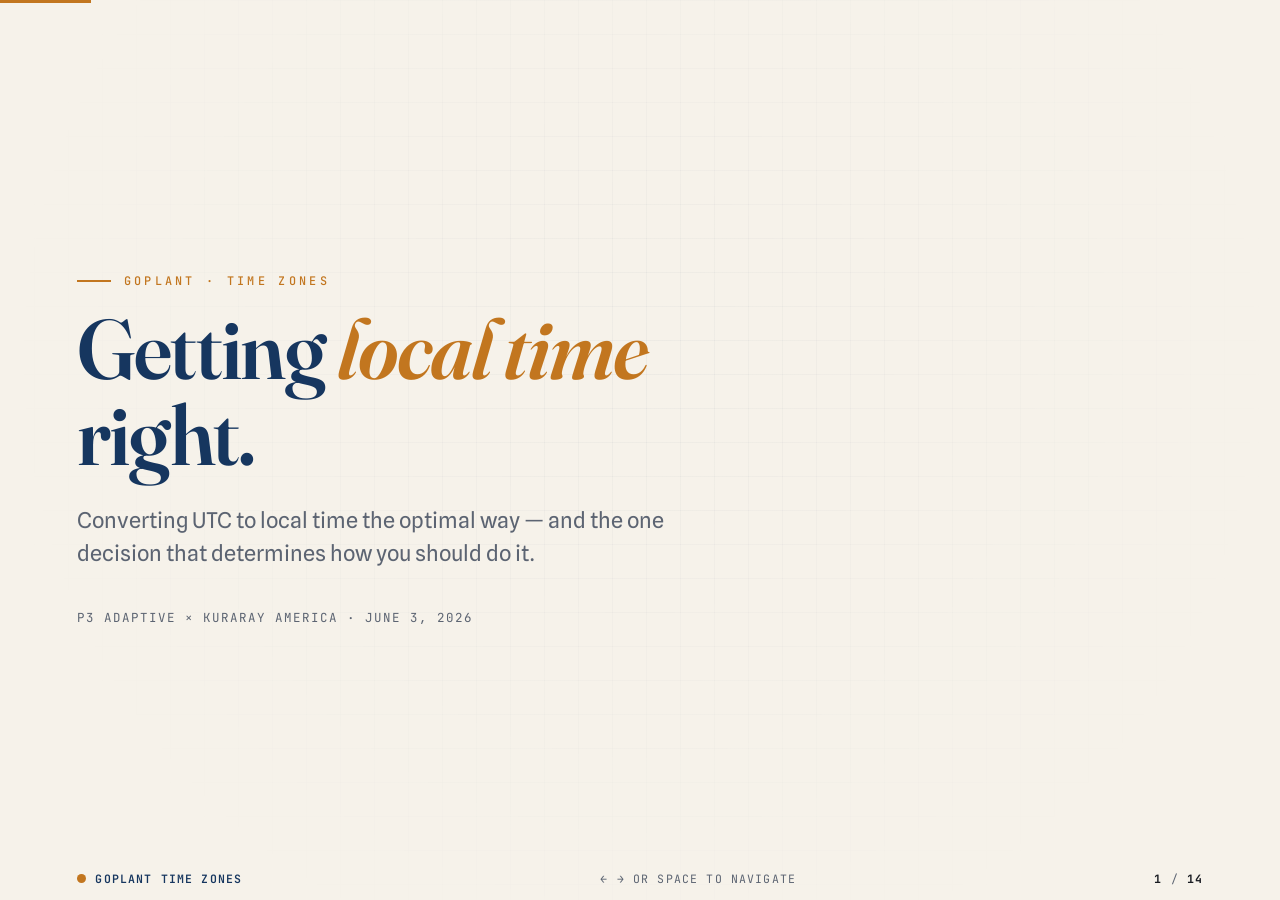
<file: Report Component Library/Examples/2026-06-03 GoPlant Time Zones Explained - Presentation.html>
<!DOCTYPE html>
<html lang="en">
<head>
<meta charset="UTF-8">
<meta name="viewport" content="width=device-width, initial-scale=1.0">
<title>GoPlant Time Zones — Explained</title>
<link rel="preconnect" href="https://fonts.googleapis.com">
<link rel="preconnect" href="https://fonts.gstatic.com" crossorigin>
<link href="https://fonts.googleapis.com/css2?family=Fraunces:opsz,wght@9..144,400;9..144,500;9..144,600;9..144,700&family=Spline+Sans:wght@400;500;600;700&family=JetBrains+Mono:wght@400;500;700&display=swap" rel="stylesheet">
<style>
:root{
  --paper:#F6F2EA;--paper-2:#EFE9DD;--ink:#191C22;--muted:#5C6472;
  --navy:#16365F;--navy-2:#1E4E86;--accent:#C2761F;--accent-soft:#E7A24A;
  --good:#1F7A4D;--bad:#B23A2C;--line:rgba(25,28,34,.14);--line-strong:rgba(25,28,34,.28);
  --shadow:0 18px 50px -20px rgba(22,54,95,.45);
  --display:"Fraunces",Georgia,serif;--body:"Spline Sans",-apple-system,sans-serif;--mono:"JetBrains Mono",ui-monospace,monospace;
}
*{box-sizing:border-box;margin:0;padding:0}
html,body{height:100%}
body{font-family:var(--body);background:var(--paper);color:var(--ink);overflow:hidden;-webkit-font-smoothing:antialiased}
body::before{content:"";position:fixed;inset:0;pointer-events:none;z-index:0;
  background-image:linear-gradient(rgba(22,54,95,.035) 1px,transparent 1px),linear-gradient(90deg,rgba(22,54,95,.035) 1px,transparent 1px);
  background-size:34px 34px;mask-image:radial-gradient(circle at 50% 40%,#000 0%,transparent 78%)}
.deck{position:relative;height:100vh;width:100vw;z-index:1}
.slide{position:absolute;inset:0;display:none;padding:clamp(36px,6vw,96px);flex-direction:column;justify-content:center;opacity:0}
.slide.active{display:flex;animation:slideIn .5s cubic-bezier(.2,.7,.2,1) forwards}
@keyframes slideIn{from{opacity:0}to{opacity:1}}
.slide.active .reveal{opacity:0;transform:translateY(14px);animation:rise .6s cubic-bezier(.2,.7,.2,1) forwards}
.slide.active .reveal:nth-child(1){animation-delay:.05s}.slide.active .reveal:nth-child(2){animation-delay:.14s}
.slide.active .reveal:nth-child(3){animation-delay:.23s}.slide.active .reveal:nth-child(4){animation-delay:.32s}
.slide.active .reveal:nth-child(5){animation-delay:.41s}.slide.active .reveal:nth-child(6){animation-delay:.50s}
.slide.active .reveal:nth-child(7){animation-delay:.59s}
@keyframes rise{to{opacity:1;transform:none}}
.kicker{font-family:var(--mono);font-size:.74rem;letter-spacing:.28em;text-transform:uppercase;color:var(--accent);font-weight:500;margin-bottom:1.1rem;display:flex;align-items:center;gap:.8rem}
.kicker::before{content:"";width:34px;height:2px;background:var(--accent)}
h1{font-family:var(--display);font-weight:600;line-height:1.02;letter-spacing:-.02em;font-size:clamp(2.6rem,6.6vw,5.6rem);color:var(--navy)}
h2{font-family:var(--display);font-weight:600;line-height:1.05;letter-spacing:-.015em;font-size:clamp(1.9rem,4.2vw,3.3rem);color:var(--navy);margin-bottom:1.4rem;max-width:20ch}
h2 em,h1 em{font-style:italic;color:var(--accent)}
.lead{font-size:clamp(1.05rem,1.7vw,1.4rem);line-height:1.5;color:var(--muted);max-width:48ch}
p{line-height:1.55}.mono{font-family:var(--mono)}strong{color:var(--ink);font-weight:600}
.good{color:var(--good);font-weight:600}.bad{color:var(--bad);font-weight:600}.navy{color:var(--navy)}
.row{display:flex;gap:clamp(1.5rem,4vw,4rem);align-items:center}
.col{display:flex;flex-direction:column;gap:1.1rem}.grow{flex:1}
.two{display:grid;grid-template-columns:1fr 1fr;gap:clamp(1.2rem,3vw,2.6rem);align-items:stretch}
.three{display:grid;grid-template-columns:1fr 1fr 1fr;gap:clamp(1rem,2vw,1.6rem);align-items:stretch}
.card{background:rgba(255,255,255,.55);border:1px solid var(--line);border-radius:14px;padding:1.5rem 1.7rem;backdrop-filter:blur(2px)}
.card.bad{border-color:rgba(178,58,44,.4);background:rgba(178,58,44,.05)}
.card.good{border-color:rgba(31,122,77,.4);background:rgba(31,122,77,.06)}
.card.hi{border-color:rgba(194,118,31,.5);background:rgba(194,118,31,.06)}
.card h3{font-family:var(--body);font-size:.78rem;letter-spacing:.12em;text-transform:uppercase;color:var(--muted);font-weight:600;margin-bottom:.7rem}
.card .big{font-family:var(--display);font-size:clamp(2.2rem,4.6vw,3.4rem);line-height:1;font-weight:600}
.card p{font-size:.97rem;color:var(--muted);margin-top:.5rem;line-height:1.5}
.stat-duo{display:flex;align-items:center;gap:clamp(1.5rem,5vw,4.5rem);flex-wrap:wrap}
.stat{display:flex;flex-direction:column}
.stat .num{font-family:var(--display);font-weight:700;line-height:.9;font-size:clamp(3rem,9vw,7rem);letter-spacing:-.03em}
.stat .lbl{font-family:var(--mono);font-size:.78rem;letter-spacing:.1em;text-transform:uppercase;color:var(--muted);margin-top:.6rem;max-width:18ch}
.arrow{font-family:var(--display);font-size:clamp(2rem,5vw,3.5rem);color:var(--accent)}
pre{font-family:var(--mono);font-size:clamp(.72rem,1.02vw,.92rem);line-height:1.6;background:#12243f;color:#dfe7f2;border-radius:12px;padding:1.2rem 1.4rem;overflow:auto;box-shadow:var(--shadow);border:1px solid rgba(255,255,255,.06)}
pre.bad{box-shadow:0 18px 50px -20px rgba(178,58,44,.5);border-color:rgba(178,58,44,.3)}
pre .c{color:#7fa6c9;font-style:italic}pre .k{color:#e7a24a}pre .f{color:#9ad0a3}pre .s{color:#d8b48a}pre .x{color:#e8897c}
ul.clean{list-style:none;display:flex;flex-direction:column;gap:.85rem;max-width:56ch}
ul.clean li{position:relative;padding-left:1.7rem;line-height:1.5;font-size:1.04rem}
ul.clean li::before{content:"";position:absolute;left:0;top:.55em;width:8px;height:8px;background:var(--accent);border-radius:2px;transform:rotate(45deg)}
.flow{display:flex;align-items:center;gap:.5rem;flex-wrap:wrap;font-family:var(--mono)}
.step{background:#fff;border:1.5px solid var(--navy);color:var(--navy);border-radius:10px;padding:.7rem 1.1rem;font-weight:500;font-size:.9rem;box-shadow:0 6px 16px -8px rgba(22,54,95,.4);text-align:center}
.step.anchor{border-color:var(--accent);color:var(--accent);border-width:2px}
.step small{display:block;color:var(--muted);font-size:.7rem;margin-top:.25rem;font-weight:400}
.flowarrow{color:var(--accent);font-size:1.3rem;font-weight:700}
table.tt{border-collapse:collapse;font-size:.98rem;width:100%}
table.tt th,table.tt td{border:1px solid var(--line);padding:.8rem .95rem;text-align:left;vertical-align:top}
table.tt th{font-family:var(--mono);font-size:.7rem;letter-spacing:.08em;text-transform:uppercase;color:var(--muted);font-weight:600;background:rgba(22,54,95,.05)}
table.tt tr.win td{background:rgba(31,122,77,.08)}
table.tt td .opt{font-weight:700;color:var(--navy)}
.note{font-size:.92rem;color:var(--muted);border-left:3px solid var(--accent);padding-left:1rem;max-width:64ch;line-height:1.5}
.pill{display:inline-block;font-family:var(--mono);font-size:.7rem;letter-spacing:.08em;text-transform:uppercase;padding:.28rem .65rem;border-radius:999px;border:1px solid var(--line-strong);color:var(--muted);font-weight:500}
.pill.best{color:var(--good);border-color:rgba(31,122,77,.5);background:rgba(31,122,77,.08)}
.pill.hard{color:var(--bad);border-color:rgba(178,58,44,.5);background:rgba(178,58,44,.07)}
.chrome{position:fixed;left:0;right:0;bottom:0;z-index:5;display:flex;align-items:center;justify-content:space-between;padding:.9rem clamp(36px,6vw,96px);font-family:var(--mono);font-size:.72rem;letter-spacing:.1em;color:var(--muted);text-transform:uppercase}
.progress{position:fixed;top:0;left:0;height:3px;background:var(--accent);z-index:6;transition:width .4s ease}
.brandmark{display:flex;align-items:center;gap:.6rem;font-weight:600;color:var(--navy)}
.brandmark .dot{width:9px;height:9px;border-radius:50%;background:var(--accent)}
.counter span{color:var(--ink);font-weight:700}
.quote{font-family:var(--display);font-style:italic;font-size:clamp(1.3rem,2.6vw,2.1rem);line-height:1.35;color:var(--navy);max-width:24ch}
</style>
</head>
<body>
<div class="progress" id="progress"></div>
<div class="deck" id="deck">

  <!-- 1 TITLE -->
  <section class="slide active">
    <div class="kicker reveal">GoPlant · Time Zones</div>
    <h1 class="reveal">Getting <em>local time</em><br>right.</h1>
    <p class="lead reveal" style="margin-top:1.6rem">Converting UTC to local time the optimal way — and the one decision that determines how you should do it.</p>
    <p class="reveal mono" style="margin-top:2.4rem;font-size:.78rem;letter-spacing:.16em;color:var(--muted);text-transform:uppercase">P3 Adaptive × Kuraray America · June 3, 2026</p>
  </section>

  <!-- 2 WHAT YOU ASKED -->
  <section class="slide">
    <div class="kicker reveal">What you asked</div>
    <blockquote class="quote reveal">"How we should implement the adjustments for the current user's time zones … the recommended, most optimal way."</blockquote>
    <p class="lead reveal" style="margin-top:1.6rem;max-width:54ch">Good news up front: the <strong>foundation you reached for is the right one.</strong> The fixes are in the mechanics — and there's one bug worth catching before it spreads.</p>
  </section>

  <!-- 3 THE PRINCIPLE -->
  <section class="slide">
    <div class="kicker reveal">The principle everything hangs on</div>
    <h2 class="reveal">Store the instant in <em>UTC</em>. Convert to local only to display.</h2>
    <div class="flow reveal" style="margin:.5rem 0 1.5rem">
      <div class="step anchor">UTC<small>the anchor — one truth</small></div>
      <span class="flowarrow">→</span>
      <div class="step">+ zone metadata<small>where it happened</small></div>
      <span class="flowarrow">→</span>
      <div class="step">Local<small>for display only</small></div>
    </div>
    <p class="lead reveal" style="max-width:60ch">UTC has no daylight saving, no gaps, no "this clock time happened twice." Local times are just <em>presentations</em> of that anchor. Store local as your truth and you've thrown away which offset was in effect.</p>
  </section>

  <!-- 4 YOU ALREADY DO THIS -->
  <section class="slide">
    <div class="kicker reveal">The good news</div>
    <h2 class="reveal">You're already doing the hard part</h2>
    <div class="two reveal">
      <div class="card good"><h3>UTC anchor</h3><div class="big good mono" style="font-size:clamp(1.4rem,2.6vw,2rem)">AnsweredOnUTC</div><p>Source timestamps are kept as UTC.</p></div>
      <div class="card good"><h3>Zone metadata per record</h3><div class="big good mono" style="font-size:clamp(1.4rem,2.6vw,2rem)">TimeZone</div><p>Each row carries the plant's zone, joined to an offset.</p></div>
    </div>
    <p class="lead reveal" style="margin-top:1.6rem;max-width:62ch">UTC anchor + per-record zone → convert outward. That's textbook. The architecture is sound — only the <strong>final conversion step</strong> is broken.</p>
  </section>

  <!-- 5 THE BUG -->
  <section class="slide">
    <div class="kicker reveal">The bug to catch — exhibit A</div>
    <h2 class="reveal" style="max-width:24ch">The conversion shifts <em>days</em>, not hours</h2>
    <div class="row reveal" style="gap:2.5rem;align-items:flex-start;flex-wrap:wrap">
      <pre class="bad grow"><span class="c">// what the M does today</span>
<span class="f">Date.AddDays</span>( [AnsweredOnUTC], [UtfOffsetHours] )
<span class="c">// UtfOffsetHours = -5  →  AddDays treats it as -5 DAYS</span>

UTC      2026-06-03 12:00
result  <span class="x">2026-05-29</span> 12:00   <span class="c">// 5 days early</span>
should   2026-06-03 07:00   <span class="c">// 5 hours earlier</span></pre>
      <div class="col" style="flex:0 0 auto">
        <div class="stat"><span class="num bad">5–6</span><span class="lbl">days every date is shifted back</span></div>
      </div>
    </div>
    <p class="note reveal" style="margin-top:1.2rem"><strong>6 tables, ~13 date columns.</strong> In <span class="mono">FactResponses</span> alone, <strong>2,883</strong> rows are wrong (offsets −6 and −5) <span style="opacity:.7">— counts from the trimmed sample</span>. Every "completed this week", deadline and trend is off by a week.</p>
  </section>

  <!-- 6 PBI WON'T SAVE YOU -->
  <section class="slide">
    <div class="kicker reveal">A common assumption to clear up</div>
    <h2 class="reveal">Power BI does <em>not</em> localize timestamps for you</h2>
    <ul class="clean reveal">
      <li>A stored datetime shows <strong>as-is to everyone</strong> — Houston, Tokyo, same value. Only the <em>format</em> follows the viewer's locale, never the instant.</li>
      <li>Power Query runs <strong>once, at refresh</strong>, on the gateway/Service (UTC) — not per viewer. It has no idea who'll open the report.</li>
      <li>So conversion is a <strong>real task you build deliberately</strong>. Do nothing and everyone just sees raw UTC.</li>
    </ul>
    <p class="note reveal" style="margin-top:1.4rem">You're not reinventing a platform feature — UTC→local genuinely has to be done somewhere on purpose.</p>
  </section>

  <!-- 7 THE FORK -->
  <section class="slide">
    <div class="kicker reveal">The one decision that drives everything</div>
    <h2 class="reveal">Whose time zone — the <em>place</em>, or the <em>person</em>?</h2>
    <div class="two reveal" style="margin-top:.4rem">
      <div class="card hi"><h3>The place</h3><p style="color:var(--ink);font-size:1.05rem">The <strong>plant where the reading was logged.</strong> A property of the record — finite, known, already on every row. Everyone sees the same timestamp for an inspection.</p></div>
      <div class="card"><h3>The person</h3><p style="color:var(--ink);font-size:1.05rem">The <strong>location of whoever opens the report.</strong> Different for every viewer — and unknowable at refresh time.</p></div>
    </div>
    <p class="lead reveal" style="margin-top:1.5rem;max-width:62ch">Pick this first. Everything — the method, the effort, even whether it's possible — follows from it.</p>
  </section>

  <!-- 8 THE OPTIONS -->
  <section class="slide">
    <div class="kicker reveal">Your three options</div>
    <h2 class="reveal" style="margin-bottom:1rem">What you can offer, and the cost</h2>
    <table class="tt reveal">
      <tr><th>Option</th><th>Everyone sees…</th><th>Effort</th><th>Best when</th></tr>
      <tr class="win"><td><span class="opt">A · Plant-local</span> <span class="pill best">recommended</span></td><td>each reading in the <strong>plant's</strong> local time</td><td>Low — convert per record by its zone</td><td>Operational / audit reporting <em>(this is GoPlant)</em></td></tr>
      <tr><td><span class="opt">B · UTC everywhere</span></td><td>UTC, clearly labelled</td><td>Lowest — just label it</td><td>You want zero ambiguity and a single timeline</td></tr>
      <tr><td><span class="opt">C · Viewer-local</span> <span class="pill hard">hard</span></td><td>their <strong>own</strong> local time</td><td>High — not native; needs a zone picker + DAX</td><td>Rarely worth it; breaks a shared audit trail</td></tr>
    </table>
    <p class="note reveal" style="margin-top:1.3rem">Option C can't be done at refresh (SQL or PQ) at all — the data is baked once for everyone. It'd require a viewer-selected zone parameter. For inspection records, <strong>Option A is almost certainly what you want.</strong></p>
  </section>

  <!-- 9 DST -->
  <section class="slide">
    <div class="kicker reveal">Daylight saving — don't hand-code it</div>
    <h2 class="reveal">A fixed offset can't know the season. A named zone can.</h2>
    <div class="two reveal">
      <div class="card bad"><h3>Fixed offset (today)</h3><div class="mono navy" style="font-size:1.1rem;margin:.3rem 0">UtfOffsetHours = −6</div><p>Can't tell CST (−6) from CDT (−5). <strong class="bad">Wrong half the year.</strong> The −5 / −6 split you already have hints at this.</p></div>
      <div class="card good"><h3>Named zone (SQL)</h3><div class="mono navy" style="font-size:1.05rem;margin:.3rem 0">AT TIME ZONE<br>'Central Standard Time'</div><p>The engine reads the OS zone database and flips CST↔CDT by date. Japan = no DST, handled automatically. <strong class="good">You encode nothing.</strong></p></div>
    </div>
    <p class="note reveal" style="margin-top:1.3rem">You never maintain DST rules — you just name the zone. That's the whole reason named zones beat a stored number.</p>
  </section>

  <!-- 10 PLACE NOT PERSON -->
  <section class="slide">
    <div class="kicker reveal">Why "global company" doesn't complicate it</div>
    <h2 class="reveal">You convert for the <em>place</em>, not the person</h2>
    <div class="row reveal" style="gap:3rem;flex-wrap:wrap;align-items:center">
      <div class="stat"><span class="num navy">~a dozen</span><span class="lbl">plant zones to support</span></div>
      <p class="lead grow" style="max-width:36ch">Not the whole world — just the zones your <strong>sites</strong> sit in (Central, Eastern, Tokyo…). That list already lives on each record as <span class="mono">TimeZone</span>.</p>
    </div>
    <p class="note reveal" style="margin-top:1.5rem">Two people — one in Houston, one in Tokyo — both see a La&nbsp;Porte inspection at the same La&nbsp;Porte local time. The <strong>viewer's</strong> location never enters the maths, so a scattered, worldwide workforce doesn't complicate it at all.</p>
  </section>

  <!-- 11 WHERE TO FIX -->
  <section class="slide">
    <div class="kicker reveal">Where to do the conversion</div>
    <h2 class="reveal">Two homes — one is clearly better</h2>
    <div class="two reveal">
      <div class="col">
        <span class="pill best">Best — in SQL</span>
        <pre class="grow"><span class="c">-- in Responses_Flat_v, DST-correct</span>
Response_Date
  <span class="k">AT TIME ZONE</span> <span class="s">'UTC'</span>
  <span class="k">AT TIME ZONE</span> <span class="s">'Central Standard Time'</span></pre>
        <p class="note" style="border-color:var(--good)">Handles DST · also fixes the broken query folding (refresh speed) · one place.</p>
      </div>
      <div class="col">
        <span class="pill">Quick fix — Power Query</span>
        <pre class="grow"><span class="c">// correct units, no DB change</span>
[AnsweredOnUTC]
  + <span class="f">#duration</span>(0, [UtfOffsetHours], 0, 0)</pre>
        <p class="note">Fixes the day-shift immediately — but uses the fixed offset, so still no DST. Good as an interim.</p>
        <p style="font-size:.8rem;color:var(--muted);margin-top:.7rem;line-height:1.45;font-style:italic">Carrying timezone-<em>aware</em> values instead? <span class="mono" style="font-style:normal;font-size:.92em">DateTimeZone.SwitchZone(DateTime.AddZone([…UTC],&nbsp;0),&nbsp;[offset])</span> — same accuracy, more explicit zone intent.</p>
      </div>
    </div>
  </section>

  <!-- 12 VERIFY FIRST -->
  <section class="slide">
    <div class="kicker reveal">Step 0 — before trusting any of it</div>
    <h2 class="reveal">Is the source <em>actually</em> UTC?</h2>
    <p class="lead reveal" style="max-width:58ch">The model assumes it — but that assumption lives only in a column <strong>rename</strong> (<span class="mono">Response_Date → AnsweredOnUTC</span>). That's the previous developer asserting it, not proof.</p>
    <div class="two reveal" style="margin-top:1.4rem">
      <div class="card good"><h3>If it's UTC</h3><p style="color:var(--ink)">Convert outward once to plant-local. Fix the units / move to SQL. Done.</p></div>
      <div class="card bad"><h3>If it's already local</h3><p style="color:var(--ink)">Applying an offset is <strong>double-converting</strong> — wrong no matter how you fix the formula. Use it as-is, or convert local→UTC first.</p></div>
    </div>
    <p class="note reveal" style="margin-top:1.3rem">Confirm with whoever owns the GoPlant database. Everything downstream depends on this one answer.</p>
  </section>

  <!-- 13 RECOMMENDATION -->
  <section class="slide">
    <div class="kicker reveal">The path</div>
    <h2 class="reveal">If we had to recommend</h2>
    <ul class="clean reveal" style="max-width:64ch">
      <li><strong>1 · Confirm</strong> the source is UTC (step 0).</li>
      <li><strong>2 · Decide</strong> the requirement — almost certainly <span class="good">Option A, plant-local</span>.</li>
      <li><strong>3 · Convert in SQL</strong> with <span class="mono">AT TIME ZONE</span> named zones → DST handled, folding restored.</li>
      <li><strong>4 · Interim</strong>: if SQL access lags, the Power Query <span class="mono">#duration</span> fix stops the day-shift bleeding today.</li>
    </ul>
    <p class="note reveal" style="margin-top:1.4rem">The hard part — anchoring in UTC with zone metadata — you've already done. This is finishing the last mile correctly.</p>
  </section>

  <!-- 14 CLOSE -->
  <section class="slide">
    <div class="kicker reveal">The one thing to remember</div>
    <h1 class="reveal" style="font-size:clamp(2.2rem,5vw,4.4rem);max-width:18ch">Convert for the <em>place</em>, anchor in <em>UTC</em>.</h1>
    <p class="lead reveal" style="margin-top:1.6rem;max-width:60ch">Keep the truth in UTC, convert each record to its plant's zone with a named zone so DST takes care of itself, and never make the answer depend on who's looking. Fix the day-shift first — then move the conversion to SQL when you can.</p>
    <p class="reveal mono" style="margin-top:2.4rem;font-size:.78rem;letter-spacing:.16em;color:var(--muted);text-transform:uppercase">First question for the team → is <span style="color:var(--accent)">Response_Date</span> really UTC?</p>
  </section>

</div>

<div class="chrome">
  <div class="brandmark"><span class="dot"></span> GoPlant Time Zones</div>
  <div>← → or Space to navigate</div>
  <div class="counter"><span id="cur">1</span> / <span id="tot">14</span></div>
</div>

<script>
const slides=[...document.querySelectorAll('.slide')];let i=0;const tot=slides.length;
document.getElementById('tot').textContent=tot;
function show(n){i=Math.max(0,Math.min(tot-1,n));slides.forEach((s,k)=>s.classList.toggle('active',k===i));
  document.getElementById('cur').textContent=i+1;document.getElementById('progress').style.width=((i+1)/tot*100)+'%';}
function next(){show(i+1)}function prev(){show(i-1)}
document.addEventListener('keydown',e=>{
  if(['ArrowRight','ArrowDown',' ','PageDown'].includes(e.key)){e.preventDefault();next()}
  else if(['ArrowLeft','ArrowUp','PageUp'].includes(e.key)){e.preventDefault();prev()}
  else if(e.key==='Home'){show(0)}else if(e.key==='End'){show(tot-1)}});
document.addEventListener('click',e=>{if(e.clientX<window.innerWidth*0.22){prev()}else{next()}});
show(0);
</script>
</body>
</html>
</file>
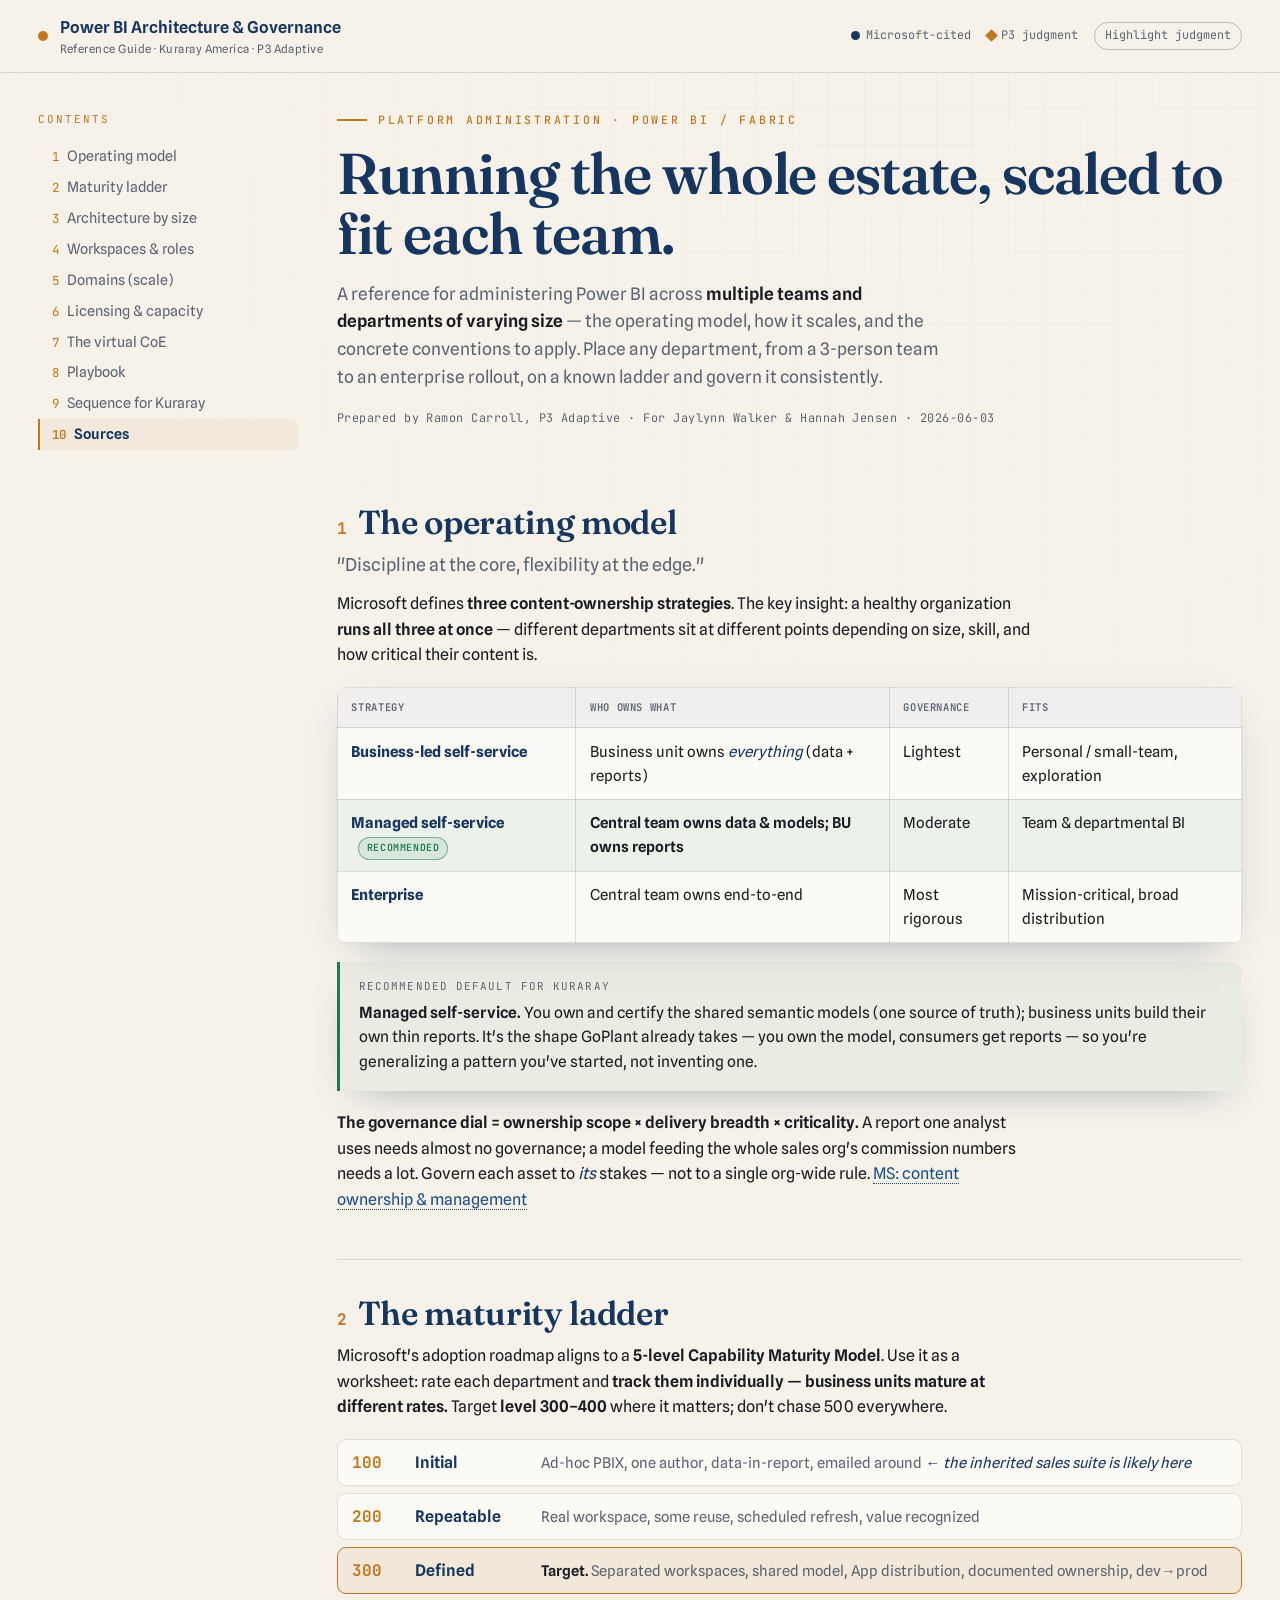
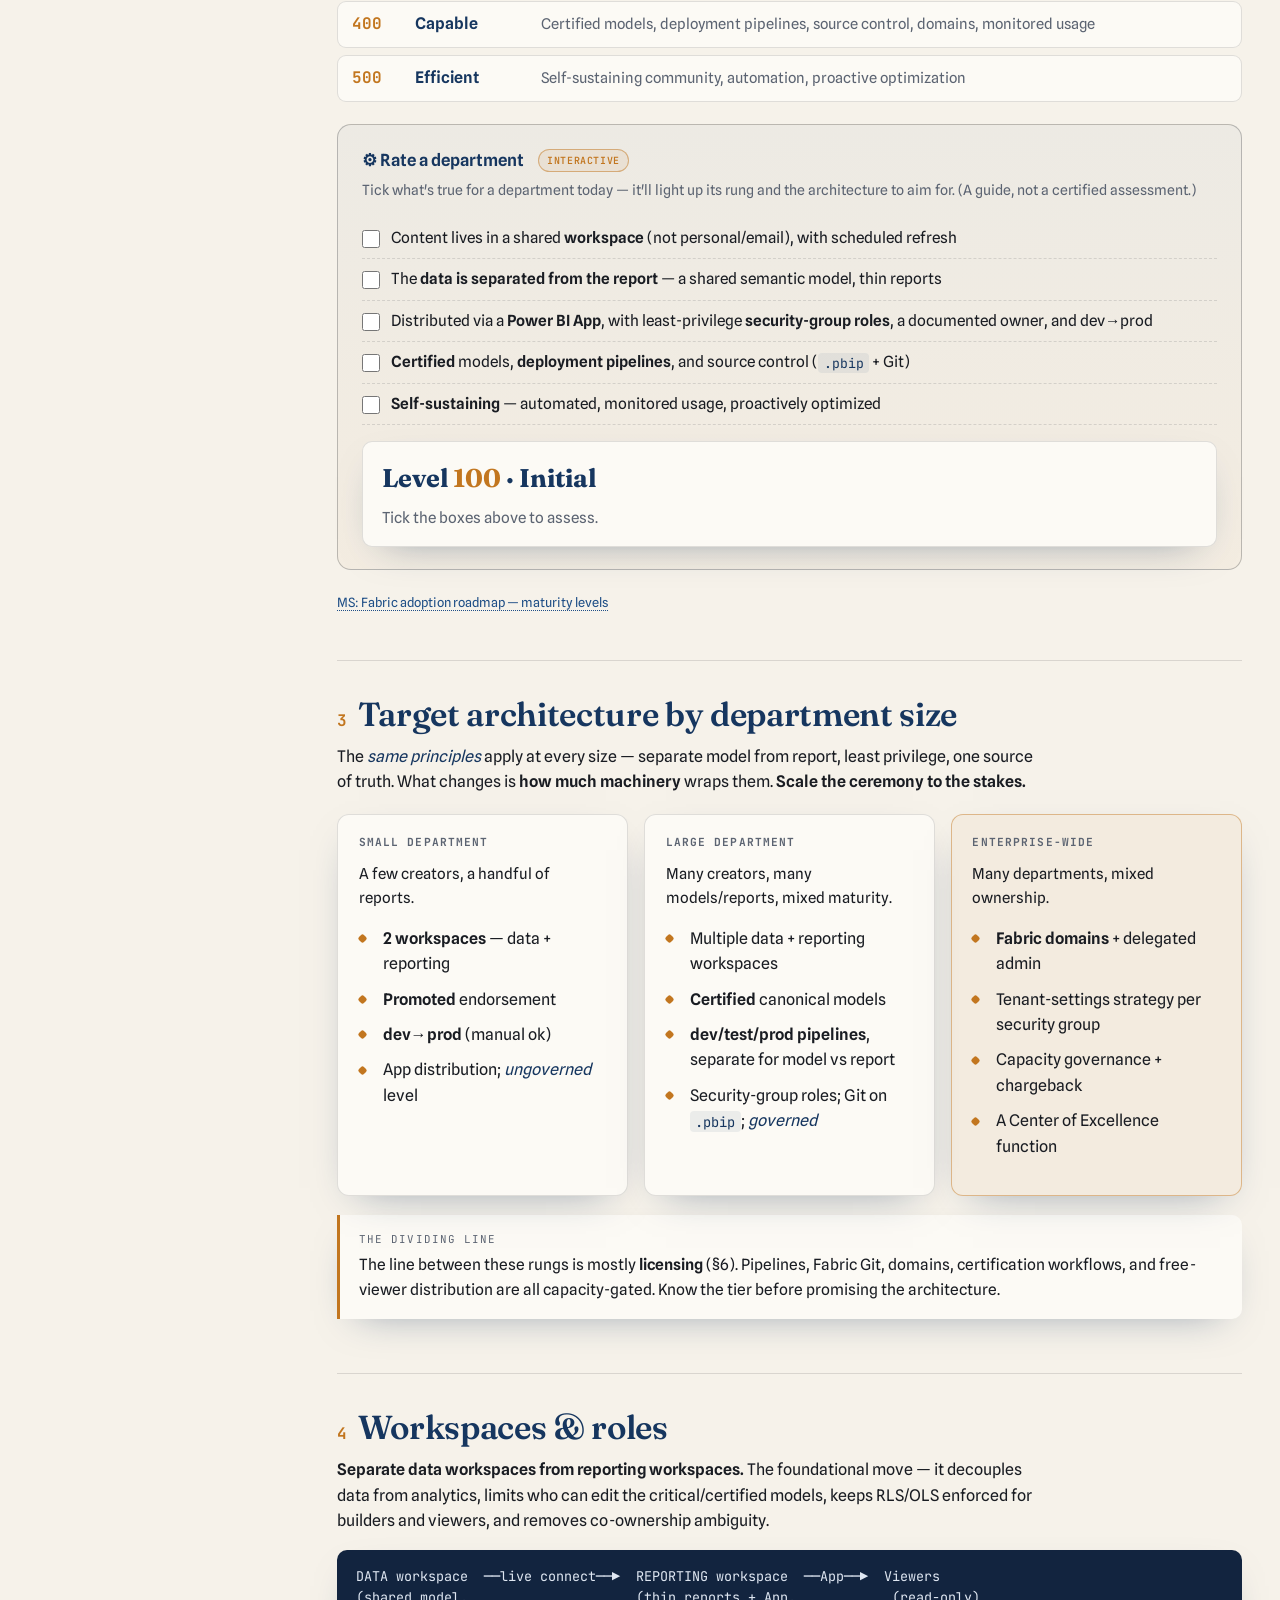
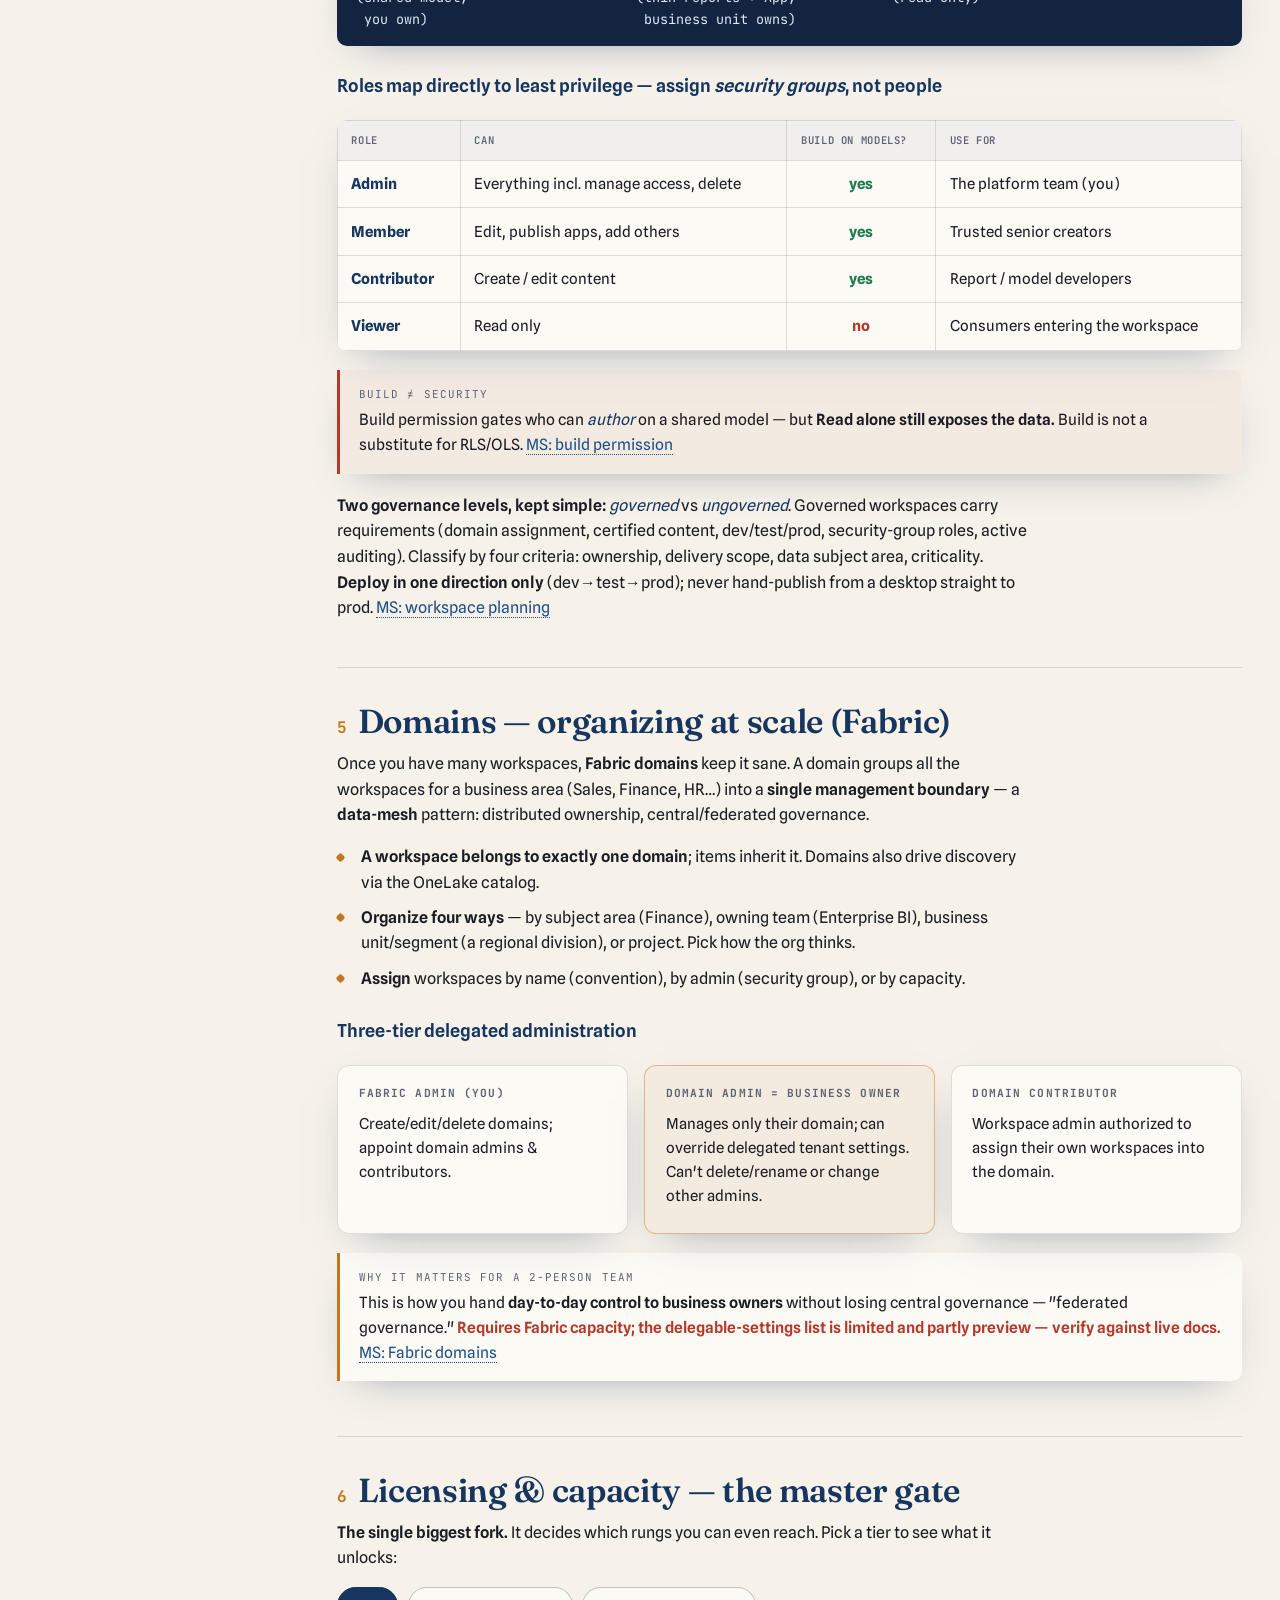
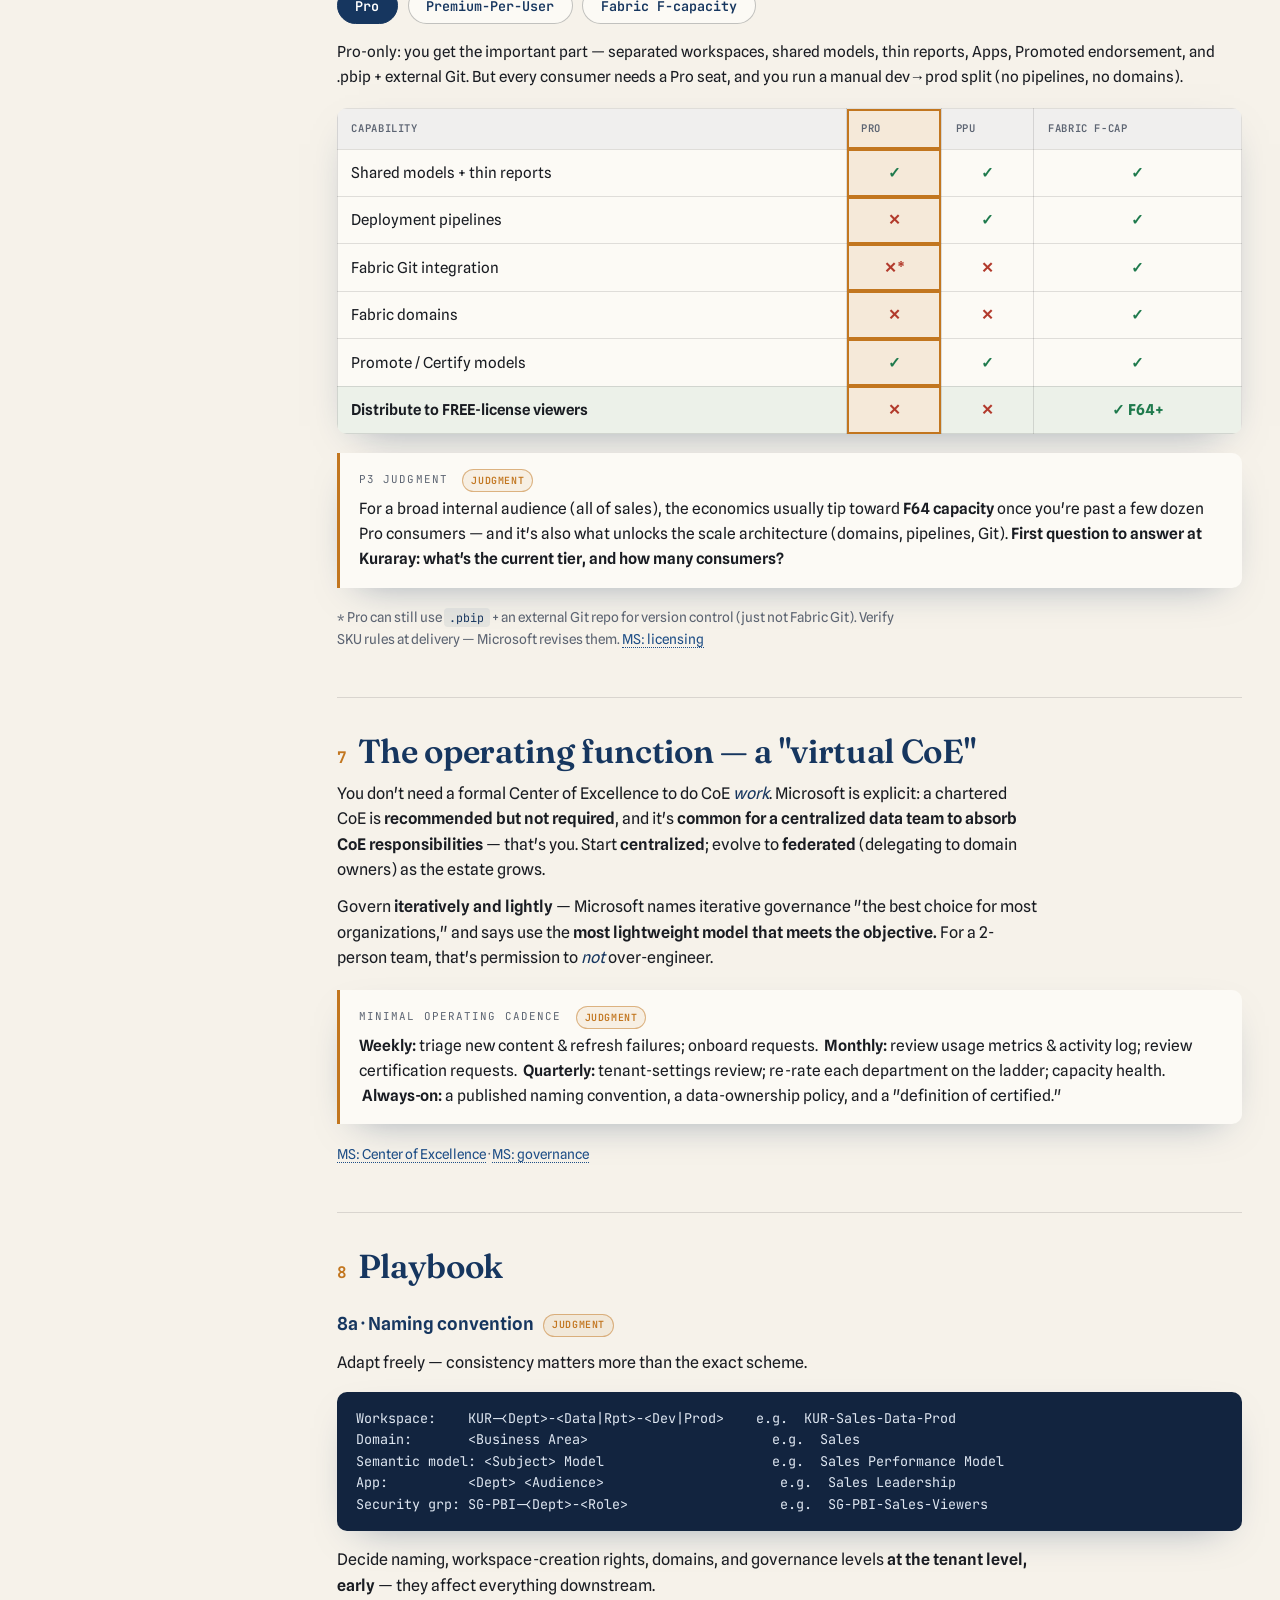
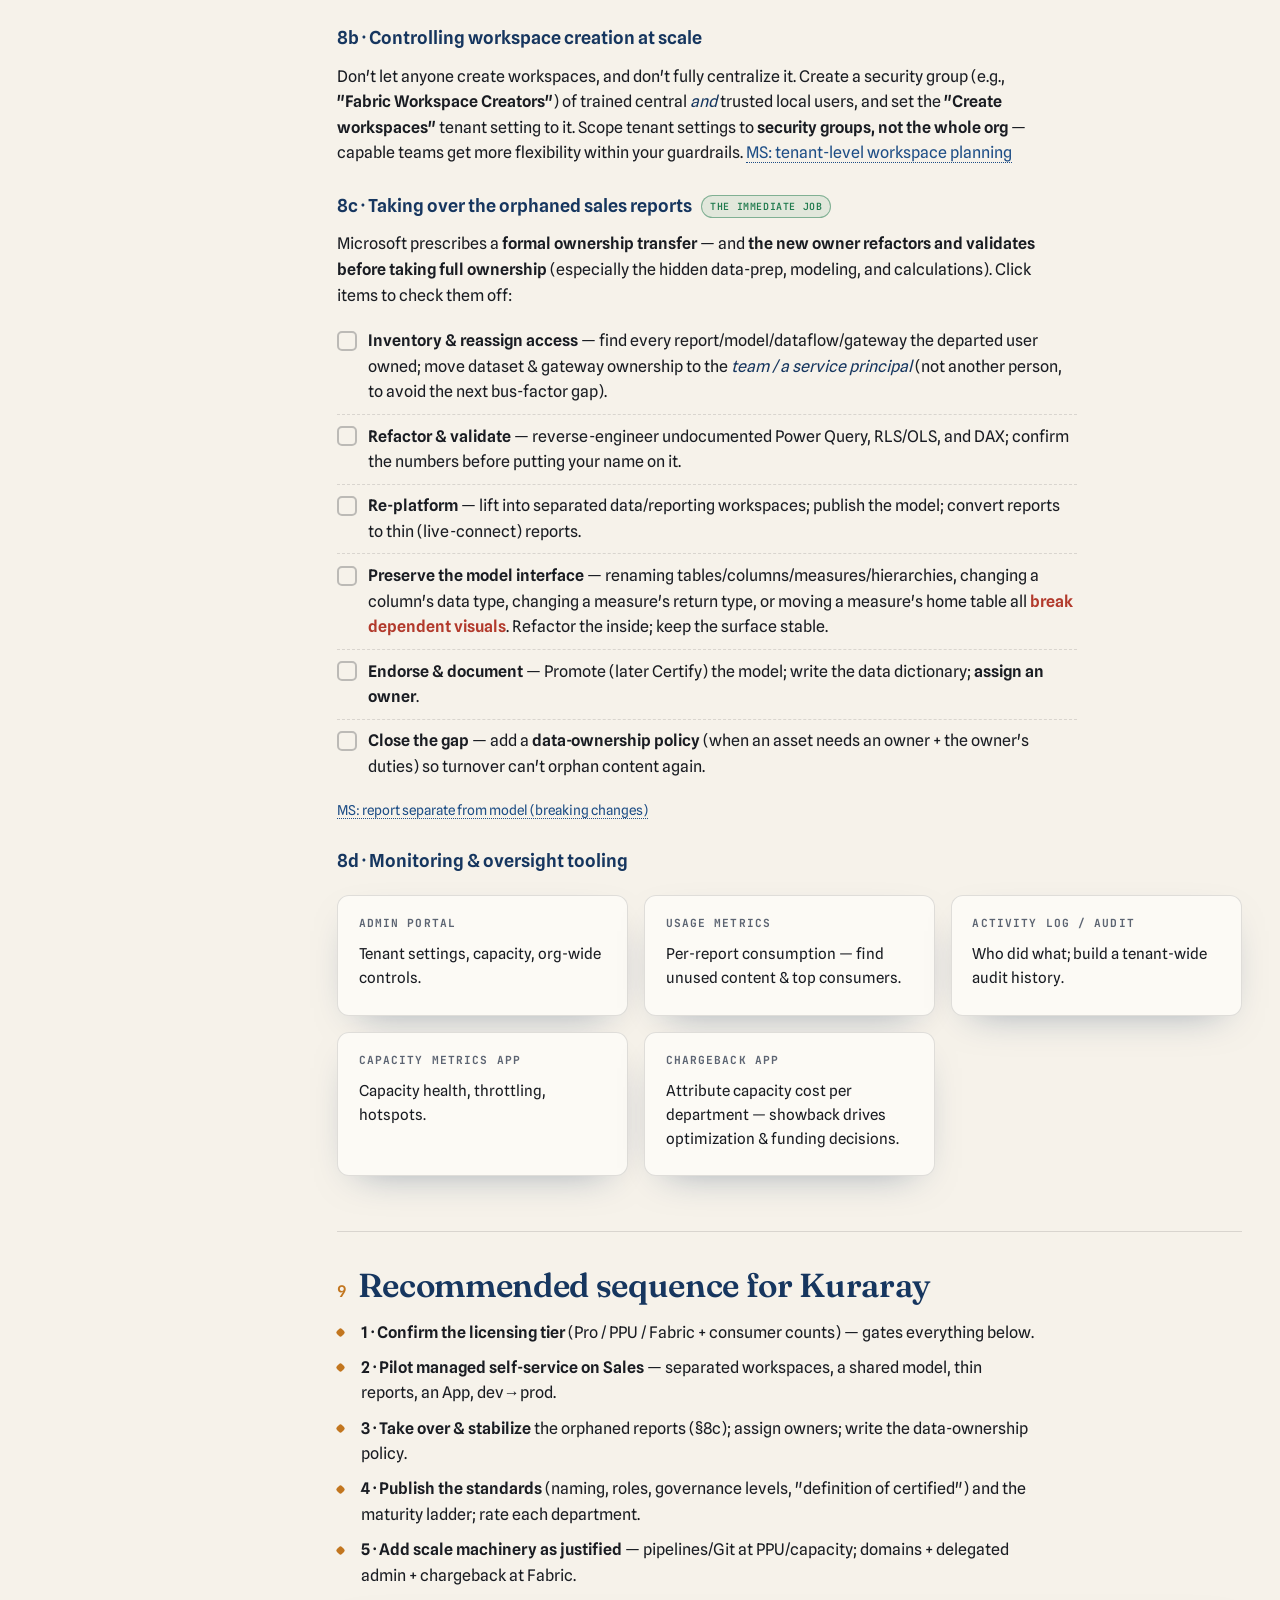
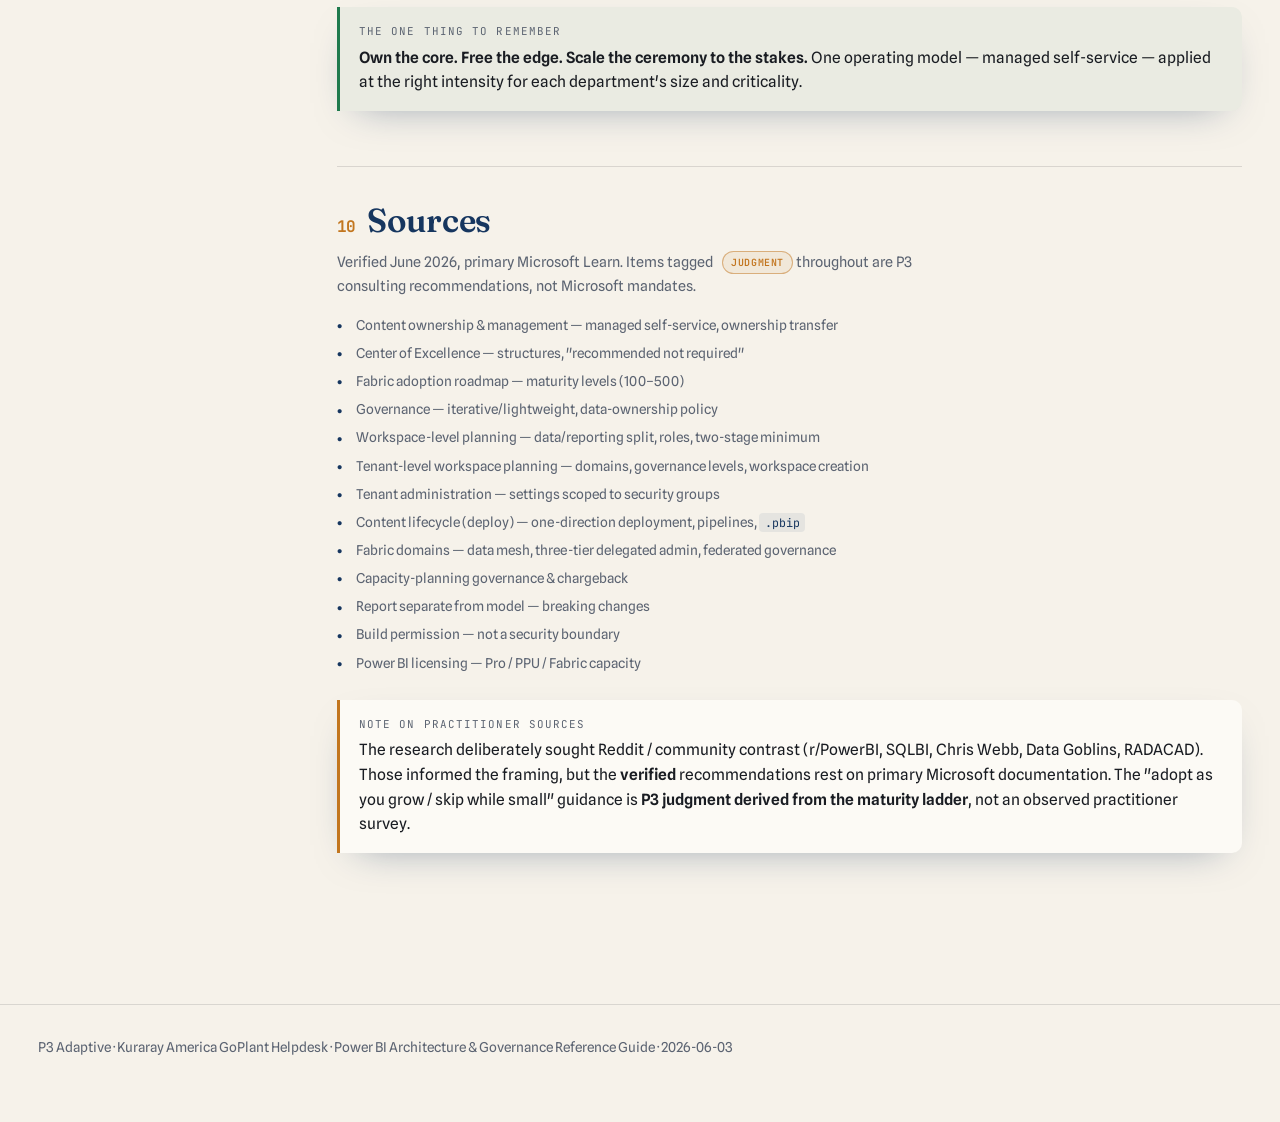
<file: Report Component Library/Examples/2026-06-03 Power BI Architecture & Governance - Reference Guide.html>
<!DOCTYPE html>
<html lang="en">
<head>
<meta charset="UTF-8">
<meta name="viewport" content="width=device-width, initial-scale=1.0">
<title>Power BI Architecture & Governance — Reference Guide</title>
<link rel="preconnect" href="https://fonts.googleapis.com">
<link rel="preconnect" href="https://fonts.gstatic.com" crossorigin>
<link href="https://fonts.googleapis.com/css2?family=Fraunces:opsz,wght@9..144,400;9..144,500;9..144,600;9..144,700&family=Spline+Sans:wght@400;500;600;700&family=JetBrains+Mono:wght@400;500;700&display=swap" rel="stylesheet">
<style>
:root{
  --paper:#F6F2EA;--paper-2:#EFE9DD;--card:#FCFAF5;--ink:#191C22;--muted:#5C6472;
  --navy:#16365F;--navy-2:#1E4E86;--accent:#C2761F;--accent-soft:#E7A24A;
  --good:#1F7A4D;--bad:#B23A2C;--line:rgba(25,28,34,.13);--line-strong:rgba(25,28,34,.26);
  --shadow:0 14px 40px -22px rgba(22,54,95,.5);
  --display:"Fraunces",Georgia,serif;--body:"Spline Sans",-apple-system,sans-serif;--mono:"JetBrains Mono",ui-monospace,monospace;
}
*{box-sizing:border-box;margin:0;padding:0}
html{scroll-behavior:smooth;scroll-padding-top:96px}
body{font-family:var(--body);background:var(--paper);color:var(--ink);line-height:1.6;-webkit-font-smoothing:antialiased}
body::before{content:"";position:fixed;inset:0;pointer-events:none;z-index:0;background-image:linear-gradient(rgba(22,54,95,.03) 1px,transparent 1px),linear-gradient(90deg,rgba(22,54,95,.03) 1px,transparent 1px);background-size:36px 36px;mask-image:radial-gradient(circle at 70% 0%,#000,transparent 70%)}
.progress{position:fixed;top:0;left:0;height:3px;width:0;background:var(--accent);z-index:60;transition:width .15s}

/* header */
header{position:sticky;top:0;z-index:50;background:rgba(246,242,234,.88);backdrop-filter:blur(10px);border-bottom:1px solid var(--line);padding:.85rem clamp(1rem,3vw,2.4rem)}
.hdr-in{display:flex;align-items:center;justify-content:space-between;gap:1rem;max-width:1320px;margin:0 auto}
.brand{display:flex;align-items:center;gap:.7rem;font-weight:600;color:var(--navy);font-size:1.02rem}
.brand .dot{width:10px;height:10px;border-radius:50%;background:var(--accent);flex:none}
.brand small{display:block;font-weight:400;color:var(--muted);font-size:.72rem;letter-spacing:.04em}
.legend{display:flex;gap:1rem;align-items:center;font-size:.74rem;color:var(--muted);font-family:var(--mono)}
.legend span{display:flex;align-items:center;gap:.35rem}
.dotc{width:9px;height:9px;border-radius:50%;background:var(--navy)}.dotj{width:9px;height:9px;background:var(--accent);transform:rotate(45deg)}
.menu-btn{display:none;background:none;border:1px solid var(--line-strong);border-radius:8px;padding:.4rem .6rem;color:var(--navy);font-size:1.1rem;cursor:pointer}

.layout{display:grid;grid-template-columns:260px minmax(0,1fr);gap:clamp(1.5rem,3vw,3.5rem);max-width:1320px;margin:0 auto;padding:clamp(1.5rem,3vw,3rem) clamp(1rem,3vw,2.4rem) 6rem;position:relative;z-index:1}

/* TOC */
nav.toc{position:sticky;top:88px;align-self:start;max-height:calc(100vh-110px);overflow-y:auto;font-size:.9rem}
nav.toc .toc-title{font-family:var(--mono);font-size:.68rem;letter-spacing:.18em;text-transform:uppercase;color:var(--accent);margin-bottom:.8rem}
nav.toc a{display:block;color:var(--muted);text-decoration:none;padding:.38rem .7rem;border-left:2px solid transparent;border-radius:0 6px 6px 0;transition:all .15s;line-height:1.3}
nav.toc a:hover{color:var(--navy);background:rgba(22,54,95,.04)}
nav.toc a.active{color:var(--navy);font-weight:600;border-left-color:var(--accent);background:rgba(194,118,31,.07)}
nav.toc a .n{font-family:var(--mono);font-size:.78rem;color:var(--accent);margin-right:.5rem}

main{min-width:0}
.hero{margin-bottom:2.5rem}
.kicker{font-family:var(--mono);font-size:.72rem;letter-spacing:.24em;text-transform:uppercase;color:var(--accent);font-weight:500;margin-bottom:.9rem;display:flex;align-items:center;gap:.7rem}
.kicker::before{content:"";width:30px;height:2px;background:var(--accent)}
h1{font-family:var(--display);font-weight:600;font-size:clamp(2.2rem,4.5vw,3.6rem);line-height:1.04;letter-spacing:-.02em;color:var(--navy)}
.hero p{color:var(--muted);font-size:1.08rem;max-width:62ch;margin-top:1rem}
.meta{font-family:var(--mono);font-size:.74rem;color:var(--muted);margin-top:1.2rem;letter-spacing:.04em}

section{scroll-margin-top:90px;padding:2.2rem 0;border-top:1px solid var(--line)}
section:first-of-type{border-top:none}
h2{font-family:var(--display);font-weight:600;font-size:clamp(1.5rem,2.6vw,2.1rem);color:var(--navy);letter-spacing:-.01em;line-height:1.1;margin-bottom:.4rem;display:flex;align-items:baseline;gap:.7rem}
h2 .sn{font-family:var(--mono);font-size:1rem;color:var(--accent);font-weight:700}
h3{font-family:var(--body);font-weight:600;color:var(--navy);font-size:1.12rem;margin:1.6rem 0 .6rem}
p{margin:.7rem 0;max-width:70ch}
em{font-style:italic;color:var(--navy)}
strong{font-weight:600;color:var(--ink)}
.mono{font-family:var(--mono);font-size:.92em}
.good{color:var(--good);font-weight:600}.bad{color:var(--bad);font-weight:600}.navy{color:var(--navy)}
.lead{font-size:1.12rem;color:var(--muted);max-width:64ch}
a.ext{color:var(--navy-2);text-decoration:none;border-bottom:1px dotted var(--navy-2)}
a.ext:hover{color:var(--accent);border-bottom-color:var(--accent)}

.tag{display:inline-block;font-family:var(--mono);font-size:.62rem;letter-spacing:.06em;text-transform:uppercase;padding:.16rem .5rem;border-radius:999px;font-weight:600;vertical-align:middle;margin-left:.4rem}
.tag.j{color:var(--accent);border:1px solid rgba(194,118,31,.5);background:rgba(194,118,31,.08)}
.tag.star{color:var(--good);border:1px solid rgba(31,122,77,.5);background:rgba(31,122,77,.09)}

.callout{border-left:3px solid var(--accent);background:var(--card);padding:1rem 1.2rem;border-radius:0 10px 10px 0;margin:1.2rem 0;font-size:.97rem;color:var(--ink);box-shadow:var(--shadow)}
.callout.warn{border-left-color:var(--bad);background:rgba(178,58,44,.04)}
.callout.key{border-left-color:var(--good);background:rgba(31,122,77,.05)}
.callout .lbl{font-family:var(--mono);font-size:.68rem;letter-spacing:.1em;text-transform:uppercase;color:var(--muted);display:block;margin-bottom:.3rem}

table{border-collapse:collapse;width:100%;margin:1.2rem 0;font-size:.94rem;background:var(--card);border-radius:10px;overflow:hidden;box-shadow:var(--shadow)}
th,td{border:1px solid var(--line);padding:.7rem .85rem;text-align:left;vertical-align:top}
th{font-family:var(--mono);font-size:.66rem;letter-spacing:.06em;text-transform:uppercase;color:var(--muted);font-weight:600;background:rgba(22,54,95,.05)}
tr.star td{background:rgba(31,122,77,.07)}
td.y{color:var(--good);font-weight:700;text-align:center}td.n{color:var(--bad);font-weight:700;text-align:center}
.opt{font-weight:700;color:var(--navy)}
.col-hi{background:rgba(194,118,31,.13)!important;outline:2px solid var(--accent);outline-offset:-2px}

ul.clean{list-style:none;margin:1rem 0;display:flex;flex-direction:column;gap:.6rem}
ul.clean li{position:relative;padding-left:1.5rem;max-width:70ch}
ul.clean li::before{content:"";position:absolute;left:0;top:.6em;width:7px;height:7px;background:var(--accent);border-radius:2px;transform:rotate(45deg)}

.cards{display:grid;grid-template-columns:repeat(auto-fit,minmax(220px,1fr));gap:1rem;margin:1.2rem 0}
.cardx{background:var(--card);border:1px solid var(--line);border-radius:12px;padding:1.2rem 1.3rem;box-shadow:var(--shadow)}
.cardx.hi{border-color:rgba(194,118,31,.45);background:rgba(194,118,31,.05)}
.cardx h4{font-family:var(--mono);font-size:.7rem;letter-spacing:.1em;text-transform:uppercase;color:var(--muted);margin-bottom:.6rem}
.cardx p{font-size:.94rem;margin:.3rem 0}

/* maturity ladder */
.ladder{display:flex;flex-direction:column;gap:.45rem;margin:1.2rem 0}
.rung{display:grid;grid-template-columns:3rem 7rem 1fr;gap:.9rem;align-items:center;padding:.6rem .9rem;border-radius:9px;border:1px solid var(--line);background:var(--card);transition:all .2s}
.rung .lvl{font-family:var(--mono);font-weight:700;color:var(--accent)}
.rung .nm{font-weight:600;color:var(--navy)}
.rung .ds{color:var(--muted);font-size:.92rem}
.rung.target{border-color:var(--accent);background:rgba(194,118,31,.08)}
.rung.lit{outline:2px solid var(--good);outline-offset:1px;background:rgba(31,122,77,.08)}

/* interactive widgets */
.widget{background:linear-gradient(180deg,rgba(22,54,95,.04),rgba(194,118,31,.04));border:1px solid var(--line-strong);border-radius:14px;padding:1.4rem 1.5rem;margin:1.4rem 0}
.widget h4{font-family:var(--body);font-weight:600;color:var(--navy);font-size:1.05rem;margin-bottom:.3rem;display:flex;align-items:center;gap:.5rem}
.widget .sub{color:var(--muted);font-size:.88rem;margin-bottom:1rem}
.qrow{display:flex;align-items:flex-start;gap:.7rem;padding:.5rem 0;cursor:pointer;border-bottom:1px dashed var(--line)}
.qrow:last-of-type{border-bottom:none}
.qrow input{margin-top:.25rem;width:18px;height:18px;accent-color:var(--accent);cursor:pointer;flex:none}
.qrow label{cursor:pointer;font-size:.96rem}
.result{margin-top:1rem;padding:1rem 1.2rem;border-radius:10px;background:var(--card);border:1px solid var(--line);box-shadow:var(--shadow)}
.result .rlvl{font-family:var(--display);font-size:1.6rem;font-weight:700;color:var(--navy)}
.result .rlvl .num{color:var(--accent)}
.result .rtext{font-size:.95rem;color:var(--muted);margin-top:.4rem}

.tierbtns{display:flex;gap:.6rem;flex-wrap:wrap;margin:1rem 0}
.tierbtn{font-family:var(--mono);font-size:.84rem;font-weight:600;padding:.55rem 1.1rem;border-radius:999px;border:1.5px solid var(--line-strong);background:var(--card);color:var(--navy);cursor:pointer;transition:all .15s}
.tierbtn:hover{border-color:var(--accent)}
.tierbtn.on{background:var(--navy);color:#fff;border-color:var(--navy)}
.tiermsg{margin-top:.8rem;font-size:.95rem;color:var(--ink);min-height:1.2em}

.check li{list-style:none;display:flex;align-items:flex-start;gap:.7rem;padding:.55rem 0;border-bottom:1px dashed var(--line);cursor:pointer;max-width:74ch}
.check li:last-child{border-bottom:none}
.check li .box{width:20px;height:20px;border:2px solid var(--line-strong);border-radius:5px;flex:none;margin-top:.15rem;display:flex;align-items:center;justify-content:center;transition:all .15s;font-size:.8rem;color:#fff}
.check li.done .box{background:var(--good);border-color:var(--good)}
.check li.done .box::after{content:"✓"}
.check li.done .txt{color:var(--muted);text-decoration:line-through;text-decoration-color:rgba(92,100,114,.5)}
.check ul{margin:.3rem 0 0 0}

code{font-family:var(--mono);font-size:.86em;background:rgba(22,54,95,.07);padding:.1rem .35rem;border-radius:4px;color:var(--navy)}
pre{font-family:var(--mono);font-size:.84rem;line-height:1.6;background:#12243f;color:#dfe7f2;border-radius:10px;padding:1rem 1.2rem;overflow:auto;margin:1rem 0;box-shadow:var(--shadow)}
.src-list{font-size:.85rem;color:var(--muted);columns:1}
.src-list div{margin:.4rem 0;padding-left:1.2rem;position:relative}
.src-list div::before{content:"●";position:absolute;left:0;color:var(--navy);font-size:.6rem;top:.35em}
footer{max-width:1320px;margin:0 auto;padding:2rem clamp(1rem,3vw,2.4rem) 4rem;border-top:1px solid var(--line);color:var(--muted);font-size:.85rem}

/* judgment highlight mode */
body.show-j .tag.j{box-shadow:0 0 0 3px rgba(194,118,31,.25)}
body.show-j [data-j]{background:rgba(194,118,31,.08);border-radius:6px}

@media(max-width:900px){
  .layout{grid-template-columns:1fr}
  nav.toc{position:fixed;top:0;left:0;bottom:0;width:280px;background:var(--paper-2);z-index:55;padding:5rem 1.2rem 2rem;transform:translateX(-100%);transition:transform .25s;box-shadow:var(--shadow);max-height:none}
  nav.toc.open{transform:none}
  .menu-btn{display:block}
  .legend{display:none}
}
</style>
</head>
<body>
<div class="progress" id="progress"></div>
<header>
  <div class="hdr-in">
    <button class="menu-btn" id="menuBtn" aria-label="Menu">☰</button>
    <div class="brand"><span class="dot"></span><div>Power BI Architecture &amp; Governance<small>Reference Guide · Kuraray America · P3 Adaptive</small></div></div>
    <div class="legend">
      <span><span class="dotc"></span> Microsoft-cited</span>
      <span><span class="dotj"></span> P3 judgment</span>
      <span style="cursor:pointer;border:1px solid var(--line-strong);border-radius:999px;padding:.2rem .6rem" id="jToggle">Highlight judgment</span>
    </div>
  </div>
</header>

<div class="layout">
  <nav class="toc" id="toc">
    <div class="toc-title">Contents</div>
    <a href="#operating-model"><span class="n">1</span>Operating model</a>
    <a href="#maturity"><span class="n">2</span>Maturity ladder</a>
    <a href="#by-size"><span class="n">3</span>Architecture by size</a>
    <a href="#workspaces"><span class="n">4</span>Workspaces &amp; roles</a>
    <a href="#domains"><span class="n">5</span>Domains (scale)</a>
    <a href="#licensing"><span class="n">6</span>Licensing &amp; capacity</a>
    <a href="#coe"><span class="n">7</span>The virtual CoE</a>
    <a href="#playbook"><span class="n">8</span>Playbook</a>
    <a href="#sequence"><span class="n">9</span>Sequence for Kuraray</a>
    <a href="#sources"><span class="n">10</span>Sources</a>
  </nav>

  <main>
    <div class="hero">
      <div class="kicker">Platform administration · Power BI / Fabric</div>
      <h1>Running the whole estate, scaled to fit each team.</h1>
      <p>A reference for administering Power BI across <strong>multiple teams and departments of varying size</strong> — the operating model, how it scales, and the concrete conventions to apply. Place any department, from a 3-person team to an enterprise rollout, on a known ladder and govern it consistently.</p>
      <div class="meta">Prepared by Ramon Carroll, P3 Adaptive · For Jaylynn Walker &amp; Hannah Jensen · 2026-06-03</div>
    </div>

    <!-- 1 -->
    <section id="operating-model">
      <h2><span class="sn">1</span> The operating model</h2>
      <p class="lead">"Discipline at the core, flexibility at the edge."</p>
      <p>Microsoft defines <strong>three content-ownership strategies</strong>. The key insight: a healthy organization <strong>runs all three at once</strong> — different departments sit at different points depending on size, skill, and how critical their content is.</p>
      <table>
        <tr><th>Strategy</th><th>Who owns what</th><th>Governance</th><th>Fits</th></tr>
        <tr><td><span class="opt">Business-led self-service</span></td><td>Business unit owns <em>everything</em> (data + reports)</td><td>Lightest</td><td>Personal / small-team, exploration</td></tr>
        <tr class="star"><td><span class="opt">Managed self-service</span><span class="tag star">recommended</span></td><td><strong>Central team owns data &amp; models; BU owns reports</strong></td><td>Moderate</td><td>Team &amp; departmental BI</td></tr>
        <tr><td><span class="opt">Enterprise</span></td><td>Central team owns end-to-end</td><td>Most rigorous</td><td>Mission-critical, broad distribution</td></tr>
      </table>
      <div class="callout key"><span class="lbl">Recommended default for Kuraray</span><strong>Managed self-service.</strong> You own and certify the shared semantic models (one source of truth); business units build their own thin reports. It's the shape GoPlant already takes — you own the model, consumers get reports — so you're generalizing a pattern you've started, not inventing one.</div>
      <p><strong>The governance dial = ownership scope × delivery breadth × criticality.</strong> A report one analyst uses needs almost no governance; a model feeding the whole sales org's commission numbers needs a lot. Govern each asset to <em>its</em> stakes — not to a single org-wide rule. <a class="ext" href="https://learn.microsoft.com/en-us/power-bi/guidance/fabric-adoption-roadmap-content-ownership-and-management" target="_blank" rel="noopener">MS: content ownership &amp; management</a></p>
    </section>

    <!-- 2 -->
    <section id="maturity">
      <h2><span class="sn">2</span> The maturity ladder</h2>
      <p>Microsoft's adoption roadmap aligns to a <strong>5-level Capability Maturity Model</strong>. Use it as a worksheet: rate each department and <strong>track them individually — business units mature at different rates.</strong> Target <strong>level 300–400</strong> where it matters; don't chase 500 everywhere.</p>
      <div class="ladder" id="ladder">
        <div class="rung" data-lvl="100"><span class="lvl">100</span><span class="nm">Initial</span><span class="ds">Ad-hoc PBIX, one author, data-in-report, emailed around <em>← the inherited sales suite is likely here</em></span></div>
        <div class="rung" data-lvl="200"><span class="lvl">200</span><span class="nm">Repeatable</span><span class="ds">Real workspace, some reuse, scheduled refresh, value recognized</span></div>
        <div class="rung target" data-lvl="300"><span class="lvl">300</span><span class="nm">Defined</span><span class="ds"><strong>Target.</strong> Separated workspaces, shared model, App distribution, documented ownership, dev→prod</span></div>
        <div class="rung" data-lvl="400"><span class="lvl">400</span><span class="nm">Capable</span><span class="ds">Certified models, deployment pipelines, source control, domains, monitored usage</span></div>
        <div class="rung" data-lvl="500"><span class="lvl">500</span><span class="nm">Efficient</span><span class="ds">Self-sustaining community, automation, proactive optimization</span></div>
      </div>

      <div class="widget">
        <h4>⚙ Rate a department <span class="tag j">interactive</span></h4>
        <div class="sub">Tick what's true for a department today — it'll light up its rung and the architecture to aim for. (A guide, not a certified assessment.)</div>
        <div class="qrow"><input type="checkbox" id="q1"><label for="q1">Content lives in a shared <strong>workspace</strong> (not personal/email), with scheduled refresh</label></div>
        <div class="qrow"><input type="checkbox" id="q2"><label for="q2">The <strong>data is separated from the report</strong> — a shared semantic model, thin reports</label></div>
        <div class="qrow"><input type="checkbox" id="q3"><label for="q3">Distributed via a <strong>Power BI App</strong>, with least-privilege <strong>security-group roles</strong>, a documented owner, and dev→prod</label></div>
        <div class="qrow"><input type="checkbox" id="q4"><label for="q4"><strong>Certified</strong> models, <strong>deployment pipelines</strong>, and source control (<code>.pbip</code> + Git)</label></div>
        <div class="qrow"><input type="checkbox" id="q5"><label for="q5"><strong>Self-sustaining</strong> — automated, monitored usage, proactively optimized</label></div>
        <div class="result" id="matResult"><div class="rlvl">Level <span class="num">100</span> · Initial</div><div class="rtext">Tick the boxes above to assess.</div></div>
      </div>
      <p style="font-size:.8rem;color:var(--muted)"><a class="ext" href="https://learn.microsoft.com/en-us/power-bi/guidance/fabric-adoption-roadmap-maturity-levels" target="_blank" rel="noopener">MS: Fabric adoption roadmap — maturity levels</a></p>
    </section>

    <!-- 3 -->
    <section id="by-size">
      <h2><span class="sn">3</span> Target architecture by department size</h2>
      <p>The <em>same principles</em> apply at every size — separate model from report, least privilege, one source of truth. What changes is <strong>how much machinery</strong> wraps them. <strong>Scale the ceremony to the stakes.</strong></p>
      <div class="cards">
        <div class="cardx"><h4>Small department</h4><p>A few creators, a handful of reports.</p><ul class="clean"><li><strong>2 workspaces</strong> — data + reporting</li><li><strong>Promoted</strong> endorsement</li><li><strong>dev→prod</strong> (manual ok)</li><li>App distribution; <em>ungoverned</em> level</li></ul></div>
        <div class="cardx"><h4>Large department</h4><p>Many creators, many models/reports, mixed maturity.</p><ul class="clean"><li>Multiple data + reporting workspaces</li><li><strong>Certified</strong> canonical models</li><li><strong>dev/test/prod pipelines</strong>, separate for model vs report</li><li>Security-group roles; Git on <code>.pbip</code>; <em>governed</em></li></ul></div>
        <div class="cardx hi"><h4>Enterprise-wide</h4><p>Many departments, mixed ownership.</p><ul class="clean"><li><strong>Fabric domains</strong> + delegated admin</li><li>Tenant-settings strategy per security group</li><li>Capacity governance + chargeback</li><li>A Center of Excellence function</li></ul></div>
      </div>
      <div class="callout"><span class="lbl">The dividing line</span>The line between these rungs is mostly <strong>licensing</strong> (§6). Pipelines, Fabric Git, domains, certification workflows, and free-viewer distribution are all capacity-gated. Know the tier before promising the architecture.</div>
    </section>

    <!-- 4 -->
    <section id="workspaces">
      <h2><span class="sn">4</span> Workspaces &amp; roles</h2>
      <p><strong>Separate data workspaces from reporting workspaces.</strong> The foundational move — it decouples data from analytics, limits who can edit the critical/certified models, keeps RLS/OLS enforced for builders and viewers, and removes co-ownership ambiguity.</p>
      <pre>DATA workspace  ──live connect──▶  REPORTING workspace  ──App──▶  Viewers
(shared model,                     (thin reports + App,            (read-only)
 you own)                           business unit owns)</pre>
      <h3>Roles map directly to least privilege — assign <em>security groups</em>, not people</h3>
      <table>
        <tr><th>Role</th><th>Can</th><th>Build on models?</th><th>Use for</th></tr>
        <tr><td><span class="opt">Admin</span></td><td>Everything incl. manage access, delete</td><td class="y">yes</td><td>The platform team (you)</td></tr>
        <tr><td><span class="opt">Member</span></td><td>Edit, publish apps, add others</td><td class="y">yes</td><td>Trusted senior creators</td></tr>
        <tr><td><span class="opt">Contributor</span></td><td>Create / edit content</td><td class="y">yes</td><td>Report / model developers</td></tr>
        <tr><td><span class="opt">Viewer</span></td><td>Read only</td><td class="n">no</td><td>Consumers entering the workspace</td></tr>
      </table>
      <div class="callout warn"><span class="lbl">Build ≠ security</span>Build permission gates who can <em>author</em> on a shared model — but <strong>Read alone still exposes the data.</strong> Build is not a substitute for RLS/OLS. <a class="ext" href="https://learn.microsoft.com/en-us/power-bi/connect-data/service-datasets-build-permissions" target="_blank" rel="noopener">MS: build permission</a></div>
      <p><strong>Two governance levels, kept simple:</strong> <em>governed</em> vs <em>ungoverned</em>. Governed workspaces carry requirements (domain assignment, certified content, dev/test/prod, security-group roles, active auditing). Classify by four criteria: ownership, delivery scope, data subject area, criticality. <strong>Deploy in one direction only</strong> (dev→test→prod); never hand-publish from a desktop straight to prod. <a class="ext" href="https://learn.microsoft.com/en-us/power-bi/guidance/powerbi-implementation-planning-workspaces-workspace-level-planning" target="_blank" rel="noopener">MS: workspace planning</a></p>
    </section>

    <!-- 5 -->
    <section id="domains">
      <h2><span class="sn">5</span> Domains — organizing at scale (Fabric)</h2>
      <p>Once you have many workspaces, <strong>Fabric domains</strong> keep it sane. A domain groups all the workspaces for a business area (Sales, Finance, HR…) into a <strong>single management boundary</strong> — a <strong>data-mesh</strong> pattern: distributed ownership, central/federated governance.</p>
      <ul class="clean">
        <li><strong>A workspace belongs to exactly one domain</strong>; items inherit it. Domains also drive discovery via the OneLake catalog.</li>
        <li><strong>Organize four ways</strong> — by subject area (Finance), owning team (Enterprise BI), business unit/segment (a regional division), or project. Pick how the org thinks.</li>
        <li><strong>Assign</strong> workspaces by name (convention), by admin (security group), or by capacity.</li>
      </ul>
      <h3>Three-tier delegated administration</h3>
      <div class="cards">
        <div class="cardx"><h4>Fabric admin (you)</h4><p>Create/edit/delete domains; appoint domain admins &amp; contributors.</p></div>
        <div class="cardx hi"><h4>Domain admin = business owner</h4><p>Manages only their domain; can override delegated tenant settings. Can't delete/rename or change other admins.</p></div>
        <div class="cardx"><h4>Domain contributor</h4><p>Workspace admin authorized to assign their own workspaces into the domain.</p></div>
      </div>
      <div class="callout"><span class="lbl">Why it matters for a 2-person team</span>This is how you hand <strong>day-to-day control to business owners</strong> without losing central governance — "federated governance." <span class="bad">Requires Fabric capacity; the delegable-settings list is limited and partly preview — verify against live docs.</span> <a class="ext" href="https://learn.microsoft.com/en-us/fabric/governance/domains" target="_blank" rel="noopener">MS: Fabric domains</a></div>
    </section>

    <!-- 6 -->
    <section id="licensing">
      <h2><span class="sn">6</span> Licensing &amp; capacity — the master gate</h2>
      <p><strong>The single biggest fork.</strong> It decides which rungs you can even reach. Pick a tier to see what it unlocks:</p>
      <div class="tierbtns">
        <button class="tierbtn on" data-tier="pro">Pro</button>
        <button class="tierbtn" data-tier="ppu">Premium-Per-User</button>
        <button class="tierbtn" data-tier="fab">Fabric F-capacity</button>
      </div>
      <div class="tiermsg" id="tiermsg"></div>
      <table id="licTable">
        <tr><th>Capability</th><th data-col="pro">Pro</th><th data-col="ppu">PPU</th><th data-col="fab">Fabric F-cap</th></tr>
        <tr><td>Shared models + thin reports</td><td class="y" data-col="pro">✓</td><td class="y" data-col="ppu">✓</td><td class="y" data-col="fab">✓</td></tr>
        <tr><td>Deployment pipelines</td><td class="n" data-col="pro">✕</td><td class="y" data-col="ppu">✓</td><td class="y" data-col="fab">✓</td></tr>
        <tr><td>Fabric Git integration</td><td class="n" data-col="pro">✕*</td><td class="n" data-col="ppu">✕</td><td class="y" data-col="fab">✓</td></tr>
        <tr><td>Fabric domains</td><td class="n" data-col="pro">✕</td><td class="n" data-col="ppu">✕</td><td class="y" data-col="fab">✓</td></tr>
        <tr><td>Promote / Certify models</td><td class="y" data-col="pro">✓</td><td class="y" data-col="ppu">✓</td><td class="y" data-col="fab">✓</td></tr>
        <tr class="star"><td><strong>Distribute to FREE-license viewers</strong></td><td class="n" data-col="pro">✕</td><td class="n" data-col="ppu">✕</td><td class="y" data-col="fab">✓ F64+</td></tr>
      </table>
      <div class="callout"><span class="lbl">P3 judgment <span class="tag j">judgment</span></span><span data-j>For a broad internal audience (all of sales), the economics usually tip toward <strong>F64 capacity</strong> once you're past a few dozen Pro consumers — and it's also what unlocks the scale architecture (domains, pipelines, Git).</span> <strong>First question to answer at Kuraray: what's the current tier, and how many consumers?</strong></div>
      <p style="font-size:.85rem;color:var(--muted)"><span class="mono">*</span> Pro can still use <code>.pbip</code> + an external Git repo for version control (just not Fabric Git). Verify SKU rules at delivery — Microsoft revises them. <a class="ext" href="https://learn.microsoft.com/en-us/fabric/enterprise/powerbi/service-admin-power-bi-licensing" target="_blank" rel="noopener">MS: licensing</a></p>
    </section>

    <!-- 7 -->
    <section id="coe">
      <h2><span class="sn">7</span> The operating function — a "virtual CoE"</h2>
      <p>You don't need a formal Center of Excellence to do CoE <em>work</em>. Microsoft is explicit: a chartered CoE is <strong>recommended but not required</strong>, and it's <strong>common for a centralized data team to absorb CoE responsibilities</strong> — that's you. Start <strong>centralized</strong>; evolve to <strong>federated</strong> (delegating to domain owners) as the estate grows.</p>
      <p>Govern <strong>iteratively and lightly</strong> — Microsoft names iterative governance "the best choice for most organizations," and says use the <strong>most lightweight model that meets the objective.</strong> For a 2-person team, that's permission to <em>not</em> over-engineer.</p>
      <div class="callout"><span class="lbl">Minimal operating cadence <span class="tag j">judgment</span></span><span data-j><strong>Weekly:</strong> triage new content &amp; refresh failures; onboard requests. &nbsp;<strong>Monthly:</strong> review usage metrics &amp; activity log; review certification requests. &nbsp;<strong>Quarterly:</strong> tenant-settings review; re-rate each department on the ladder; capacity health. &nbsp;<strong>Always-on:</strong> a published naming convention, a data-ownership policy, and a "definition of certified."</span></div>
      <p style="font-size:.85rem;color:var(--muted)"><a class="ext" href="https://learn.microsoft.com/en-us/power-bi/guidance/fabric-adoption-roadmap-center-of-excellence" target="_blank" rel="noopener">MS: Center of Excellence</a> · <a class="ext" href="https://learn.microsoft.com/en-us/power-bi/guidance/fabric-adoption-roadmap-governance" target="_blank" rel="noopener">MS: governance</a></p>
    </section>

    <!-- 8 -->
    <section id="playbook">
      <h2><span class="sn">8</span> Playbook</h2>

      <h3>8a · Naming convention <span class="tag j">judgment</span></h3>
      <p data-j>Adapt freely — consistency matters more than the exact scheme.</p>
      <pre>Workspace:    KUR-&lt;Dept&gt;-&lt;Data|Rpt&gt;-&lt;Dev|Prod&gt;    e.g.  KUR-Sales-Data-Prod
Domain:       &lt;Business Area&gt;                       e.g.  Sales
Semantic model: &lt;Subject&gt; Model                     e.g.  Sales Performance Model
App:          &lt;Dept&gt; &lt;Audience&gt;                      e.g.  Sales Leadership
Security grp: SG-PBI-&lt;Dept&gt;-&lt;Role&gt;                   e.g.  SG-PBI-Sales-Viewers</pre>
      <p>Decide naming, workspace-creation rights, domains, and governance levels <strong>at the tenant level, early</strong> — they affect everything downstream.</p>

      <h3>8b · Controlling workspace creation at scale</h3>
      <p>Don't let anyone create workspaces, and don't fully centralize it. Create a security group (e.g., <strong>"Fabric Workspace Creators"</strong>) of trained central <em>and</em> trusted local users, and set the <strong>"Create workspaces"</strong> tenant setting to it. Scope tenant settings to <strong>security groups, not the whole org</strong> — capable teams get more flexibility within your guardrails. <a class="ext" href="https://learn.microsoft.com/en-us/power-bi/guidance/powerbi-implementation-planning-workspaces-tenant-level-planning" target="_blank" rel="noopener">MS: tenant-level workspace planning</a></p>

      <h3>8c · Taking over the orphaned sales reports <span class="tag star">the immediate job</span></h3>
      <p>Microsoft prescribes a <strong>formal ownership transfer</strong> — and <strong>the new owner refactors and validates before taking full ownership</strong> (especially the hidden data-prep, modeling, and calculations). Click items to check them off:</p>
      <ul class="check" id="takeover">
        <li><span class="box"></span><span class="txt"><strong>Inventory &amp; reassign access</strong> — find every report/model/dataflow/gateway the departed user owned; move dataset &amp; gateway ownership to the <em>team / a service principal</em> (not another person, to avoid the next bus-factor gap).</span></li>
        <li><span class="box"></span><span class="txt"><strong>Refactor &amp; validate</strong> — reverse-engineer undocumented Power Query, RLS/OLS, and DAX; confirm the numbers before putting your name on it.</span></li>
        <li><span class="box"></span><span class="txt"><strong>Re-platform</strong> — lift into separated data/reporting workspaces; publish the model; convert reports to thin (live-connect) reports.</span></li>
        <li><span class="box"></span><span class="txt"><strong>Preserve the model interface</strong> — renaming tables/columns/measures/hierarchies, changing a column's data type, changing a measure's return type, or moving a measure's home table all <span class="bad">break dependent visuals</span>. Refactor the inside; keep the surface stable.</span></li>
        <li><span class="box"></span><span class="txt"><strong>Endorse &amp; document</strong> — Promote (later Certify) the model; write the data dictionary; <strong>assign an owner</strong>.</span></li>
        <li><span class="box"></span><span class="txt"><strong>Close the gap</strong> — add a <strong>data-ownership policy</strong> (when an asset needs an owner + the owner's duties) so turnover can't orphan content again.</span></li>
      </ul>
      <p style="font-size:.85rem;color:var(--muted)"><a class="ext" href="https://learn.microsoft.com/en-us/power-bi/guidance/report-separate-from-model" target="_blank" rel="noopener">MS: report separate from model (breaking changes)</a></p>

      <h3>8d · Monitoring &amp; oversight tooling</h3>
      <div class="cards">
        <div class="cardx"><h4>Admin portal</h4><p>Tenant settings, capacity, org-wide controls.</p></div>
        <div class="cardx"><h4>Usage metrics</h4><p>Per-report consumption — find unused content &amp; top consumers.</p></div>
        <div class="cardx"><h4>Activity log / audit</h4><p>Who did what; build a tenant-wide audit history.</p></div>
        <div class="cardx"><h4>Capacity Metrics app</h4><p>Capacity health, throttling, hotspots.</p></div>
        <div class="cardx"><h4>Chargeback app</h4><p>Attribute capacity cost per department — showback drives optimization &amp; funding decisions.</p></div>
      </div>
    </section>

    <!-- 9 -->
    <section id="sequence">
      <h2><span class="sn">9</span> Recommended sequence for Kuraray</h2>
      <ul class="clean">
        <li><strong>1 · Confirm the licensing tier</strong> (Pro / PPU / Fabric + consumer counts) — gates everything below.</li>
        <li><strong>2 · Pilot managed self-service on Sales</strong> — separated workspaces, a shared model, thin reports, an App, dev→prod.</li>
        <li><strong>3 · Take over &amp; stabilize</strong> the orphaned reports (§8c); assign owners; write the data-ownership policy.</li>
        <li><strong>4 · Publish the standards</strong> (naming, roles, governance levels, "definition of certified") and the maturity ladder; rate each department.</li>
        <li><strong>5 · Add scale machinery as justified</strong> — pipelines/Git at PPU/capacity; domains + delegated admin + chargeback at Fabric.</li>
      </ul>
      <div class="callout key"><span class="lbl">The one thing to remember</span><strong>Own the core. Free the edge. Scale the ceremony to the stakes.</strong> One operating model — managed self-service — applied at the right intensity for each department's size and criticality.</div>
    </section>

    <!-- 10 -->
    <section id="sources">
      <h2><span class="sn">10</span> Sources</h2>
      <p style="font-size:.9rem;color:var(--muted)">Verified June 2026, primary Microsoft Learn. Items tagged <span class="tag j">judgment</span> throughout are P3 consulting recommendations, not Microsoft mandates.</p>
      <div class="src-list">
        <div>Content ownership &amp; management — managed self-service, ownership transfer</div>
        <div>Center of Excellence — structures, "recommended not required"</div>
        <div>Fabric adoption roadmap — maturity levels (100–500)</div>
        <div>Governance — iterative/lightweight, data-ownership policy</div>
        <div>Workspace-level planning — data/reporting split, roles, two-stage minimum</div>
        <div>Tenant-level workspace planning — domains, governance levels, workspace creation</div>
        <div>Tenant administration — settings scoped to security groups</div>
        <div>Content lifecycle (deploy) — one-direction deployment, pipelines, <code>.pbip</code></div>
        <div>Fabric domains — data mesh, three-tier delegated admin, federated governance</div>
        <div>Capacity-planning governance &amp; chargeback</div>
        <div>Report separate from model — breaking changes</div>
        <div>Build permission — not a security boundary</div>
        <div>Power BI licensing — Pro / PPU / Fabric capacity</div>
      </div>
      <div class="callout"><span class="lbl">Note on practitioner sources</span>The research deliberately sought Reddit / community contrast (r/PowerBI, SQLBI, Chris Webb, Data Goblins, RADACAD). Those informed the framing, but the <strong>verified</strong> recommendations rest on primary Microsoft documentation. The "adopt as you grow / skip while small" guidance is <strong>P3 judgment derived from the maturity ladder</strong>, not an observed practitioner survey.</div>
    </section>
  </main>
</div>

<footer>P3 Adaptive · Kuraray America GoPlant Helpdesk · Power BI Architecture &amp; Governance Reference Guide · 2026-06-03</footer>

<script>
// progress bar
const prog=document.getElementById('progress');
addEventListener('scroll',()=>{const h=document.documentElement;const sc=h.scrollTop/(h.scrollHeight-h.clientHeight);prog.style.width=(sc*100)+'%';},{passive:true});

// scroll-spy
const links=[...document.querySelectorAll('nav.toc a')];
const map={};links.forEach(a=>map[a.getAttribute('href').slice(1)]=a);
const obs=new IntersectionObserver(es=>{es.forEach(e=>{if(e.isIntersecting){links.forEach(l=>l.classList.remove('active'));map[e.target.id]&&map[e.target.id].classList.add('active');}});},{rootMargin:'-40% 0px -55% 0px'});
document.querySelectorAll('section').forEach(s=>obs.observe(s));

// mobile menu
const toc=document.getElementById('toc'),mb=document.getElementById('menuBtn');
mb.addEventListener('click',()=>toc.classList.toggle('open'));
links.forEach(a=>a.addEventListener('click',()=>toc.classList.remove('open')));

// judgment highlight toggle
document.getElementById('jToggle').addEventListener('click',function(){document.body.classList.toggle('show-j');this.style.background=document.body.classList.contains('show-j')?'var(--accent)':'';this.style.color=document.body.classList.contains('show-j')?'#fff':'';});

// maturity self-assessment
const qs=['q1','q2','q3','q4','q5'].map(id=>document.getElementById(id));
const matData={
  100:['Initial','Ad-hoc and personal. Get it into a shared workspace with scheduled refresh next.'],
  200:['Repeatable','In a workspace with reuse. Next: separate the data into a shared semantic model and build thin reports.'],
  300:['Defined','The target for departments that matter — separated workspaces, shared model, App distribution, documented ownership, dev→prod. Solid resting place.'],
  400:['Capable','Certified models, pipelines, source control, domains, monitored usage. Strong — only push to 500 if the volume justifies it.'],
  500:['Efficient','Self-sustaining and automated. Maintain, don’t over-invest elsewhere.']
};
const ladderRungs=[...document.querySelectorAll('#ladder .rung')];
function assess(){
  let n=0;for(const q of qs){if(q&&q.checked)n++;else break;} // consecutive (maturity is cumulative)
  const lvl=[100,200,300,400,500][n];
  const [name,txt]=matData[lvl];
  document.getElementById('matResult').innerHTML='<div class="rlvl">Level <span class="num">'+lvl+'</span> · '+name+'</div><div class="rtext">'+txt+'</div>';
  ladderRungs.forEach(r=>r.classList.toggle('lit',+r.dataset.lvl===lvl));
}
qs.forEach(q=>q&&q.addEventListener('change',assess));

// licensing tier selector
const tierMsgs={
  pro:'Pro-only: you get the important part — separated workspaces, shared models, thin reports, Apps, Promoted endorsement, and .pbip + external Git. But every consumer needs a Pro seat, and you run a manual dev→prod split (no pipelines, no domains).',
  ppu:'PPU adds deployment pipelines — but PPU content can only be shared with other PPU users, so it is an author/development tier, not a broad-distribution tier.',
  fab:'Fabric F-capacity (F64+) is the threshold that lets FREE-license users consume — huge for a broad sales audience — and unlocks deployment pipelines, Fabric Git, and domains. This is the scale tier.'
};
function setTier(t){
  document.querySelectorAll('.tierbtn').forEach(b=>b.classList.toggle('on',b.dataset.tier===t));
  document.querySelectorAll('#licTable [data-col]').forEach(c=>c.classList.toggle('col-hi',c.dataset.col===t));
  document.getElementById('tiermsg').textContent=tierMsgs[t];
}
document.querySelectorAll('.tierbtn').forEach(b=>b.addEventListener('click',()=>setTier(b.dataset.tier)));
setTier('pro');

// takeover checklist
document.querySelectorAll('#takeover li').forEach(li=>li.addEventListener('click',()=>li.classList.toggle('done')));
</script>
</body>
</html>
</file>
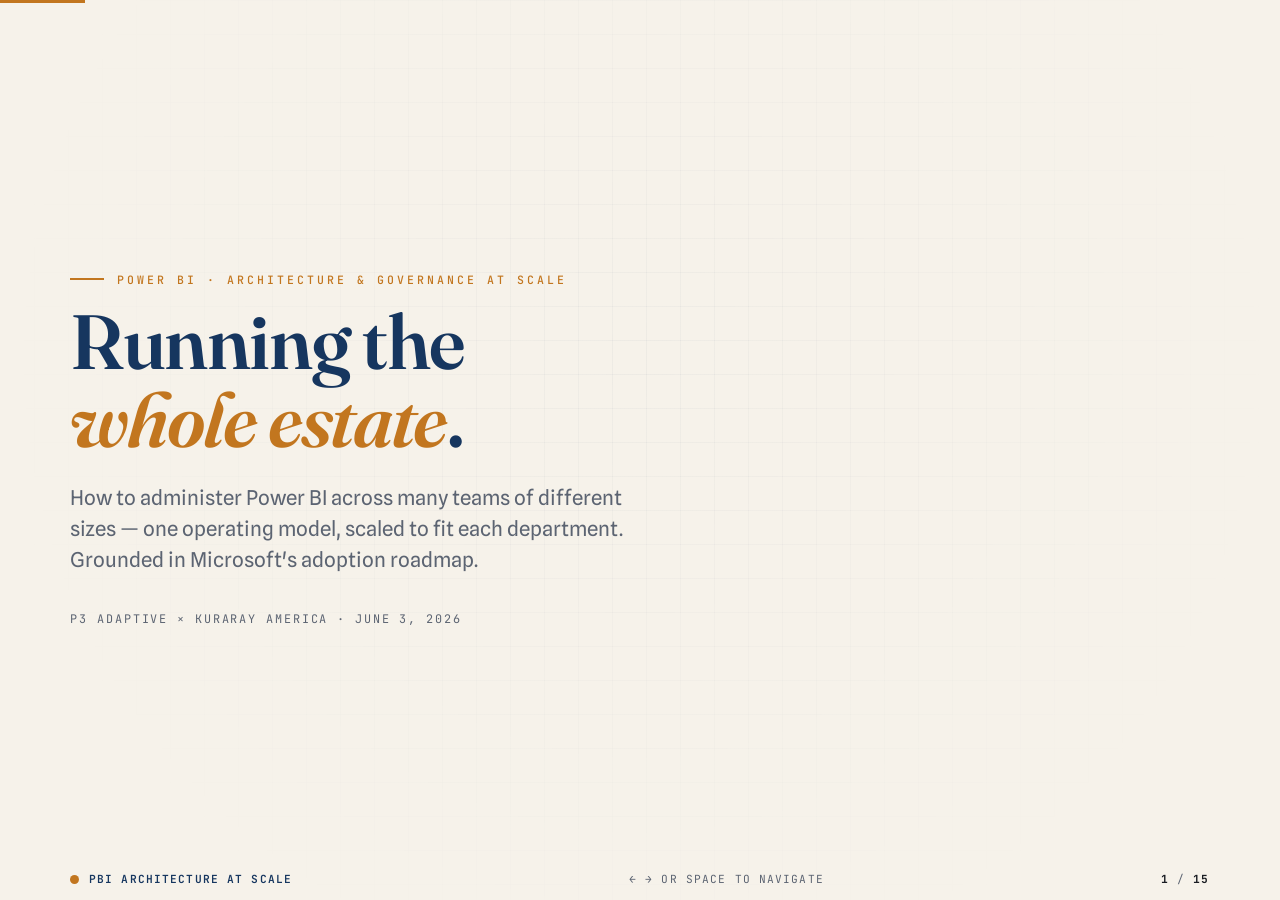
<file: Report Component Library/Examples/2026-06-03 Power BI Architecture at Scale - Presentation.html>
<!DOCTYPE html>
<html lang="en">
<head>
<meta charset="UTF-8">
<meta name="viewport" content="width=device-width, initial-scale=1.0">
<title>Power BI Architecture at Scale — Kuraray</title>
<link rel="preconnect" href="https://fonts.googleapis.com">
<link rel="preconnect" href="https://fonts.gstatic.com" crossorigin>
<link href="https://fonts.googleapis.com/css2?family=Fraunces:opsz,wght@9..144,400;9..144,500;9..144,600;9..144,700&family=Spline+Sans:wght@400;500;600;700&family=JetBrains+Mono:wght@400;500;700&display=swap" rel="stylesheet">
<style>
:root{
  --paper:#F6F2EA;--paper-2:#EFE9DD;--ink:#191C22;--muted:#5C6472;
  --navy:#16365F;--navy-2:#1E4E86;--accent:#C2761F;--accent-soft:#E7A24A;
  --good:#1F7A4D;--bad:#B23A2C;--line:rgba(25,28,34,.14);--line-strong:rgba(25,28,34,.28);
  --shadow:0 18px 50px -20px rgba(22,54,95,.45);
  --display:"Fraunces",Georgia,serif;--body:"Spline Sans",-apple-system,sans-serif;--mono:"JetBrains Mono",ui-monospace,monospace;
}
*{box-sizing:border-box;margin:0;padding:0}
html,body{height:100%}
body{font-family:var(--body);background:var(--paper);color:var(--ink);overflow:hidden;-webkit-font-smoothing:antialiased}
body::before{content:"";position:fixed;inset:0;pointer-events:none;z-index:0;
  background-image:linear-gradient(rgba(22,54,95,.035) 1px,transparent 1px),linear-gradient(90deg,rgba(22,54,95,.035) 1px,transparent 1px);
  background-size:34px 34px;mask-image:radial-gradient(circle at 50% 40%,#000 0%,transparent 78%)}
.deck{position:relative;height:100vh;width:100vw;z-index:1}
.slide{position:absolute;inset:0;display:none;padding:clamp(32px,5.5vw,88px);flex-direction:column;justify-content:center;opacity:0}
.slide.active{display:flex;animation:slideIn .5s cubic-bezier(.2,.7,.2,1) forwards}
@keyframes slideIn{from{opacity:0}to{opacity:1}}
.slide.active .reveal{opacity:0;transform:translateY(14px);animation:rise .6s cubic-bezier(.2,.7,.2,1) forwards}
.slide.active .reveal:nth-child(1){animation-delay:.05s}.slide.active .reveal:nth-child(2){animation-delay:.13s}
.slide.active .reveal:nth-child(3){animation-delay:.21s}.slide.active .reveal:nth-child(4){animation-delay:.29s}
.slide.active .reveal:nth-child(5){animation-delay:.37s}.slide.active .reveal:nth-child(6){animation-delay:.45s}
.slide.active .reveal:nth-child(7){animation-delay:.53s}
@keyframes rise{to{opacity:1;transform:none}}
.kicker{font-family:var(--mono);font-size:.72rem;letter-spacing:.26em;text-transform:uppercase;color:var(--accent);font-weight:500;margin-bottom:1rem;display:flex;align-items:center;gap:.8rem}
.kicker::before{content:"";width:34px;height:2px;background:var(--accent)}
h1{font-family:var(--display);font-weight:600;line-height:1.02;letter-spacing:-.02em;font-size:clamp(2.4rem,6vw,5.2rem);color:var(--navy)}
h2{font-family:var(--display);font-weight:600;line-height:1.06;letter-spacing:-.015em;font-size:clamp(1.7rem,3.8vw,3rem);color:var(--navy);margin-bottom:1.2rem;max-width:22ch}
h2 em,h1 em{font-style:italic;color:var(--accent)}
.lead{font-size:clamp(1rem,1.6vw,1.35rem);line-height:1.5;color:var(--muted);max-width:50ch}
p{line-height:1.5}.mono{font-family:var(--mono)}strong{color:var(--ink);font-weight:600}
.good{color:var(--good);font-weight:600}.bad{color:var(--bad);font-weight:600}.navy{color:var(--navy)}
.row{display:flex;gap:clamp(1.3rem,3.5vw,3.5rem);align-items:center}
.col{display:flex;flex-direction:column;gap:1rem}.grow{flex:1}
.two{display:grid;grid-template-columns:1fr 1fr;gap:clamp(1rem,2.5vw,2.2rem);align-items:stretch}
.three{display:grid;grid-template-columns:1fr 1fr 1fr;gap:clamp(.9rem,1.8vw,1.5rem);align-items:stretch}
.card{background:rgba(255,255,255,.55);border:1px solid var(--line);border-radius:14px;padding:1.3rem 1.5rem;backdrop-filter:blur(2px)}
.card.hi{border-color:rgba(194,118,31,.5);background:rgba(194,118,31,.06)}
.card.good{border-color:rgba(31,122,77,.4);background:rgba(31,122,77,.06)}
.card h3{font-family:var(--body);font-size:.74rem;letter-spacing:.1em;text-transform:uppercase;color:var(--muted);font-weight:600;margin-bottom:.6rem}
.card p{font-size:.95rem;color:var(--muted);margin-top:.4rem;line-height:1.45}
.card .big{font-family:var(--display);font-size:clamp(1.6rem,3vw,2.3rem);line-height:1;font-weight:600;color:var(--navy)}
.quote{font-family:var(--display);font-style:italic;font-size:clamp(1.5rem,3.4vw,2.6rem);line-height:1.25;color:var(--navy);max-width:20ch}
table.tt{border-collapse:collapse;font-size:clamp(.82rem,1.1vw,1rem);width:100%}
table.tt th,table.tt td{border:1px solid var(--line);padding:.7rem .9rem;text-align:left;vertical-align:top}
table.tt th{font-family:var(--mono);font-size:.66rem;letter-spacing:.07em;text-transform:uppercase;color:var(--muted);font-weight:600;background:rgba(22,54,95,.05)}
table.tt tr.win td{background:rgba(31,122,77,.09)}
table.tt td.y{color:var(--good);font-weight:700;text-align:center}table.tt td.n{color:var(--bad);font-weight:700;text-align:center}
.opt{font-weight:700;color:var(--navy)}
ul.clean{list-style:none;display:flex;flex-direction:column;gap:.7rem;max-width:58ch}
ul.clean li{position:relative;padding-left:1.6rem;line-height:1.45;font-size:1rem}
ul.clean li::before{content:"";position:absolute;left:0;top:.5em;width:8px;height:8px;background:var(--accent);border-radius:2px;transform:rotate(45deg)}
.ladder{display:flex;flex-direction:column;gap:.4rem}
.rung{display:flex;align-items:center;gap:1rem;padding:.55rem .9rem;border-radius:8px;border:1px solid var(--line);background:rgba(255,255,255,.5)}
.rung .lvl{font-family:var(--mono);font-weight:700;color:var(--accent);font-size:.95rem;min-width:2.4rem}
.rung .nm{font-weight:600;color:var(--navy);min-width:6.5rem}
.rung .ds{color:var(--muted);font-size:.92rem}
.rung.target{border-color:var(--accent);background:rgba(194,118,31,.08)}
.note{font-size:.9rem;color:var(--muted);border-left:3px solid var(--accent);padding-left:1rem;max-width:64ch;line-height:1.5}
.flow{display:flex;align-items:center;gap:.5rem;flex-wrap:wrap;font-family:var(--mono)}
.step{background:#fff;border:1.5px solid var(--navy);color:var(--navy);border-radius:10px;padding:.6rem 1rem;font-weight:500;font-size:.85rem;box-shadow:0 6px 16px -8px rgba(22,54,95,.4);text-align:center}
.step.accent{border-color:var(--accent);color:var(--accent);border-width:2px}
.step small{display:block;color:var(--muted);font-size:.68rem;margin-top:.2rem;font-weight:400}
.flowarrow{color:var(--accent);font-size:1.2rem;font-weight:700}
.pill{display:inline-block;font-family:var(--mono);font-size:.66rem;letter-spacing:.07em;text-transform:uppercase;padding:.25rem .6rem;border-radius:999px;font-weight:600}
.pill.now{color:var(--good);border:1px solid rgba(31,122,77,.5);background:rgba(31,122,77,.08)}
.pill.later{color:var(--navy);border:1px solid rgba(22,54,95,.4);background:rgba(22,54,95,.06)}
.chrome{position:fixed;left:0;right:0;bottom:0;z-index:5;display:flex;align-items:center;justify-content:space-between;padding:.85rem clamp(32px,5.5vw,88px);font-family:var(--mono);font-size:.7rem;letter-spacing:.1em;color:var(--muted);text-transform:uppercase}
.progress{position:fixed;top:0;left:0;height:3px;background:var(--accent);z-index:6;transition:width .4s ease}
.brandmark{display:flex;align-items:center;gap:.6rem;font-weight:600;color:var(--navy)}
.brandmark .dot{width:9px;height:9px;border-radius:50%;background:var(--accent)}
.counter span{color:var(--ink);font-weight:700}
.src{font-size:.72rem;color:var(--muted);margin-top:1rem;font-style:italic}
</style>
</head>
<body>
<div class="progress" id="progress"></div>
<div class="deck" id="deck">

  <!-- 1 TITLE -->
  <section class="slide active">
    <div class="kicker reveal">Power BI · Architecture & Governance at Scale</div>
    <h1 class="reveal">Running the<br><em>whole estate</em>.</h1>
    <p class="lead reveal" style="margin-top:1.5rem">How to administer Power BI across many teams of different sizes — one operating model, scaled to fit each department. Grounded in Microsoft's adoption roadmap.</p>
    <p class="reveal mono" style="margin-top:2.2rem;font-size:.74rem;letter-spacing:.16em;color:var(--muted);text-transform:uppercase">P3 Adaptive × Kuraray America · June 3, 2026</p>
  </section>

  <!-- 2 THE OPERATING MODEL -->
  <section class="slide">
    <div class="kicker reveal">The operating model</div>
    <blockquote class="quote reveal">"Discipline at the core, flexibility at the edge."</blockquote>
    <p class="lead reveal" style="margin-top:1.4rem;max-width:56ch"><strong>You</strong> own and certify the shared semantic models — the single source of truth. <strong>The business units</strong> build their own reports on top. Microsoft calls this <em>managed self-service</em>, and it's the answer when a central team can't hand-build everything.</p>
    <p class="note reveal" style="margin-top:1.3rem">It's the shape GoPlant is already taking — you own the model, consumers get reports. We're generalizing a pattern you've started, not inventing one.</p>
  </section>

  <!-- 3 THREE OWNERSHIP MODELS -->
  <section class="slide">
    <div class="kicker reveal">Three models — you'll run all three at once</div>
    <h2 class="reveal">Match the model to the stakes</h2>
    <table class="tt reveal">
      <tr><th>Strategy</th><th>Who owns what</th><th>Governance</th><th>Fits</th></tr>
      <tr><td><span class="opt">Business-led</span></td><td>Business unit owns <em>everything</em></td><td>Lightest</td><td>Personal / small-team, exploration</td></tr>
      <tr class="win"><td><span class="opt">Managed self-service</span> ⭐</td><td><strong>You own the data + models; BU owns reports</strong></td><td>Moderate</td><td>Team & departmental BI</td></tr>
      <tr><td><span class="opt">Enterprise</span></td><td>Central team owns end-to-end</td><td>Most rigorous</td><td>Mission-critical, broad distribution</td></tr>
    </table>
    <p class="note reveal" style="margin-top:1.2rem">The governance dial = <strong>ownership × delivery breadth × criticality</strong>. One analyst's report needs almost none; the sales commission model needs a lot. Don't govern everything to one rule.</p>
  </section>

  <!-- 4 MATURITY LADDER -->
  <section class="slide">
    <div class="kicker reveal">The ladder — place every department on a rung</div>
    <h2 class="reveal" style="margin-bottom:.9rem">Know where each team <em>is</em>, and its next step</h2>
    <div class="ladder reveal">
      <div class="rung"><span class="lvl">100</span><span class="nm">Initial</span><span class="ds">Ad-hoc PBIX, one author, data-in-report, emailed around <em>← the inherited sales suite is likely here</em></span></div>
      <div class="rung"><span class="lvl">200</span><span class="nm">Repeatable</span><span class="ds">Real workspace, some reuse, scheduled refresh</span></div>
      <div class="rung target"><span class="lvl">300</span><span class="nm">Defined</span><span class="ds"><strong>Target.</strong> Separated workspaces, shared model, App distribution, documented ownership, dev→prod</span></div>
      <div class="rung"><span class="lvl">400</span><span class="nm">Capable</span><span class="ds">Certified models, pipelines, source control, domains, monitored usage</span></div>
      <div class="rung"><span class="lvl">500</span><span class="nm">Efficient</span><span class="ds">Self-sustaining, automated, proactively optimized</span></div>
    </div>
    <p class="note reveal" style="margin-top:1rem">Track departments <strong>individually</strong> — they mature at different rates. Target 300–400 where it matters; don't chase 500 everywhere.</p>
    <p class="src reveal">Microsoft Fabric adoption roadmap — maturity levels (Capability Maturity Model 100–500)</p>
  </section>

  <!-- 5 ARCHITECTURE BY SIZE -->
  <section class="slide">
    <div class="kicker reveal">Same principles, scaled ceremony</div>
    <h2 class="reveal">The architecture by department size</h2>
    <div class="three reveal">
      <div class="card"><h3>Small dept</h3><p style="color:var(--ink)"><strong>2 workspaces</strong> (data + reporting). <strong>Promoted</strong> model. <strong>dev→prod</strong> (manual ok). App distribution.</p></div>
      <div class="card"><h3>Large dept</h3><p style="color:var(--ink)">Multiple data/reporting workspaces. <strong>Certified</strong> models. <strong>dev/test/prod pipelines</strong>. Roles via security groups. Git on <span class="mono">.pbip</span>.</p></div>
      <div class="card hi"><h3>Enterprise</h3><p style="color:var(--ink)"><strong>Fabric domains</strong> + delegated admin. Tenant-settings strategy. Capacity governance + chargeback. A CoE function.</p></div>
    </div>
    <p class="note reveal" style="margin-top:1.3rem"><strong>Scale the ceremony to the stakes.</strong> The principles never change — separate model from report, least privilege, one source of truth — only how much machinery wraps them. And the dividing line between rungs is mostly <strong>licensing</strong>.</p>
  </section>

  <!-- 6 FOUNDATION: WORKSPACES -->
  <section class="slide">
    <div class="kicker reveal">The one foundational move</div>
    <h2 class="reveal">Separate <em>data</em> workspaces from <em>reporting</em> workspaces</h2>
    <div class="flow reveal" style="margin:.4rem 0 1.4rem">
      <div class="step accent">DATA workspace<small>shared semantic model · you own</small></div>
      <span class="flowarrow">→ live connect →</span>
      <div class="step">REPORTING workspace<small>thin reports + App · BU owns</small></div>
      <span class="flowarrow">→ App →</span>
      <div class="step">Viewers<small>read-only</small></div>
    </div>
    <ul class="clean reveal">
      <li>Limits who can edit the critical/certified <strong>models</strong> — report authors can't touch them.</li>
      <li>Keeps <strong>RLS/OLS enforced</strong> for builders and viewers alike.</li>
      <li>Removes co-ownership ambiguity: model owner vs report owner are clearly separated.</li>
    </ul>
    <p class="src reveal">Microsoft — workspace-level planning · content ownership & management</p>
  </section>

  <!-- 7 ROLES = LEAST PRIVILEGE -->
  <section class="slide">
    <div class="kicker reveal">Permissions = least privilege</div>
    <h2 class="reveal">Assign the smallest role that does the job — to <em>groups</em>, not people</h2>
    <table class="tt reveal">
      <tr><th>Role</th><th>Can</th><th>Build on models?</th><th>Use for</th></tr>
      <tr><td><span class="opt">Admin</span></td><td>Everything, incl. manage access</td><td class="y">yes</td><td>The platform team (you)</td></tr>
      <tr><td><span class="opt">Member</span></td><td>Edit, publish apps, add others</td><td class="y">yes</td><td>Trusted senior creators</td></tr>
      <tr><td><span class="opt">Contributor</span></td><td>Create/edit content</td><td class="y">yes</td><td>Report / model developers</td></tr>
      <tr><td><span class="opt">Viewer</span></td><td>Read only</td><td class="n">no</td><td>Consumers in-workspace</td></tr>
    </table>
    <p class="note reveal" style="margin-top:1.2rem">⚠️ <strong>Build ≠ security.</strong> Build gates who can <em>author</em> on a shared model — but Read alone still exposes the data. Build is <strong>not</strong> a substitute for RLS/OLS.</p>
  </section>

  <!-- 8 DOMAINS -->
  <section class="slide">
    <div class="kicker reveal">Organizing dozens-to-hundreds of workspaces (Fabric)</div>
    <h2 class="reveal">Domains — a management boundary per business area</h2>
    <div class="row reveal" style="gap:2.5rem;flex-wrap:wrap;align-items:flex-start">
      <ul class="clean grow">
        <li>Group all of <strong>Sales</strong> (or Finance, HR…) workspaces into one domain — a <strong>data-mesh</strong>: distributed ownership, central/federated governance.</li>
        <li><strong>Three-tier delegated admin:</strong> you (Fabric admin) appoint <strong>domain admins = the business owners</strong>, who self-manage their slice within your guardrails.</li>
        <li>Organize by subject area, owning team, business unit, or project — and discover via the OneLake catalog.</li>
      </ul>
      <div class="card hi" style="max-width:30ch"><h3>Why it matters</h3><p style="color:var(--ink)">It's how a <strong>2-person team</strong> hands day-to-day control to business owners without losing central governance.</p></div>
    </div>
    <p class="src reveal">Microsoft — Fabric domains (data mesh, federated governance). Requires Fabric capacity.</p>
  </section>

  <!-- 9 LICENSING FORK -->
  <section class="slide">
    <div class="kicker reveal">The master gate</div>
    <h2 class="reveal">Licensing decides which rungs you can <em>reach</em></h2>
    <table class="tt reveal">
      <tr><th>Capability</th><th>Pro</th><th>PPU</th><th>Fabric F-capacity</th></tr>
      <tr><td>Shared models + thin reports</td><td class="y">✓</td><td class="y">✓</td><td class="y">✓</td></tr>
      <tr><td>Deployment pipelines</td><td class="n">✕</td><td class="y">✓</td><td class="y">✓</td></tr>
      <tr><td>Fabric Git integration</td><td class="n">✕*</td><td class="n">✕</td><td class="y">✓</td></tr>
      <tr><td>Fabric domains</td><td class="n">✕</td><td class="n">✕</td><td class="y">✓</td></tr>
      <tr class="win"><td><strong>Distribute to FREE-license viewers</strong></td><td class="n">✕</td><td class="n">✕</td><td class="y">✓ F64+</td></tr>
    </table>
    <p class="note reveal" style="margin-top:1.1rem">Pro = each consumer needs a seat + manual dev→prod. PPU adds pipelines but only PPU users can view. <strong>F64+ lets free users consume</strong> — usually the tipping point for a broad sales audience. <span style="opacity:.7">*Pro can still use <span class="mono">.pbip</span> + external Git.</span></p>
    <p class="src reveal">⚑ First question for Kuraray: which tier today, and how many consumers?</p>
  </section>

  <!-- 10 VIRTUAL CoE -->
  <section class="slide">
    <div class="kicker reveal">The operating function</div>
    <h2 class="reveal">You don't need a CoE to do CoE <em>work</em></h2>
    <ul class="clean reveal">
      <li>Microsoft: a chartered Center of Excellence is <strong>recommended, not required</strong> — a central data team commonly absorbs it. <strong>That's you.</strong></li>
      <li>Start <strong>centralized</strong>; evolve to <strong>federated</strong> (delegating to domain owners) as the estate grows.</li>
      <li>Govern <strong>iteratively and lightly</strong> — the most lightweight model that meets the goal. Permission to <em>not</em> over-engineer.</li>
    </ul>
    <p class="note reveal" style="margin-top:1.2rem"><strong>Minimal cadence:</strong> weekly triage/onboarding · monthly usage + certification review · quarterly tenant-settings + maturity re-rating + capacity health. Plus a published naming convention and a data-ownership policy.</p>
    <p class="src reveal">Microsoft — Center of Excellence · governance (iterative). Cadence is P3 judgment.</p>
  </section>

  <!-- 11 ADOPT AS YOU GROW -->
  <section class="slide">
    <div class="kicker reveal">What to do now vs later</div>
    <h2 class="reveal">Adopt as you grow</h2>
    <div class="two reveal">
      <div class="card good"><h3><span class="pill now">Now · any size</span></h3>
        <ul class="clean" style="margin-top:.7rem;gap:.5rem"><li>Separate data vs reporting workspaces</li><li>Shared model + thin reports</li><li>Security-group roles, least privilege</li><li>Promoted endorsement + naming convention</li><li><span class="mono">.pbip</span> + Git; a data-ownership policy</li></ul>
      </div>
      <div class="card"><h3><span class="pill later">Later · as you scale</span></h3>
        <ul class="clean" style="margin-top:.7rem;gap:.5rem"><li>Fabric domains + delegated admin</li><li>Full dev/<strong>test</strong>/prod (start dev/prod)</li><li>Deployment pipelines (PPU/capacity)</li><li>Certified-endorsement program</li><li>Chargeback / showback</li></ul>
      </div>
    </div>
    <p class="src reveal">Framing derived from the maturity ladder — P3 judgment, not a verified practitioner survey.</p>
  </section>

  <!-- 12 ORPHANED REPORTS -->
  <section class="slide">
    <div class="kicker reveal">The immediate job</div>
    <h2 class="reveal">Taking over the orphaned sales reports</h2>
    <ul class="clean reveal">
      <li><strong>Inventory & reassign</strong> — find everything the departed user owned; move dataset/gateway ownership to the <em>team / a service principal</em>, not another person.</li>
      <li><strong>Refactor & validate</strong> before taking ownership — reverse-engineer the hidden Power Query, RLS, and DAX; confirm the numbers.</li>
      <li><strong>Re-platform</strong> into separated workspaces; publish the model; convert to thin reports.</li>
      <li><strong>Endorse, document, assign an owner</strong> — then add a data-ownership policy so turnover can't orphan content again.</li>
    </ul>
    <p class="note reveal" style="margin-top:1.1rem">⚠️ <strong>Preserve the model interface.</strong> Renaming tables/columns/measures, changing data types, or moving a measure's home table <strong>breaks every dependent report</strong>. Refactor the inside; keep the surface stable.</p>
    <p class="src reveal">Microsoft — ownership transfer · report-separate-from-model (breaking changes)</p>
  </section>

  <!-- 13 TENANT DECISIONS EARLY -->
  <section class="slide">
    <div class="kicker reveal">Decide once, at the top</div>
    <h2 class="reveal">Set the tenant-level rules <em>early</em></h2>
    <div class="two reveal">
      <div class="card"><h3>Naming convention</h3><p class="mono" style="color:var(--navy);font-size:.85rem;margin-top:.3rem">KUR-Sales-Data-Prod<br>KUR-Sales-Rpt-Prod<br>SG-PBI-Sales-Viewers</p><p>Consistency &gt; the exact scheme.</p></div>
      <div class="card"><h3>Workspace creation</h3><p style="color:var(--ink)">Not everyone, not fully centralized — a <strong>"Fabric Workspace Creators"</strong> security group of trained central + trusted local users.</p></div>
    </div>
    <p class="note reveal" style="margin-top:1.2rem">Scope tenant settings to <strong>security groups, not the whole org</strong> — capable teams get more flexibility within your guardrails. Two governance levels only: <strong>governed / ungoverned</strong>. Keep it simple.</p>
    <p class="src reveal">Microsoft — tenant-level workspace planning · tenant administration</p>
  </section>

  <!-- 14 SEQUENCE -->
  <section class="slide">
    <div class="kicker reveal">Where to start</div>
    <h2 class="reveal">Recommended sequence</h2>
    <ul class="clean reveal" style="max-width:64ch">
      <li><strong>1 · Confirm the licensing tier</strong> (Pro / PPU / Fabric + consumer counts) — it gates everything.</li>
      <li><strong>2 · Pilot managed self-service on Sales</strong> — separated workspaces, shared model, thin reports, an App, dev→prod.</li>
      <li><strong>3 · Take over & stabilize</strong> the orphaned reports; assign owners; write the data-ownership policy.</li>
      <li><strong>4 · Publish the standards</strong> (naming, roles, governance levels, "definition of certified") + the maturity ladder; rate each department.</li>
      <li><strong>5 · Add scale machinery as justified</strong> — pipelines/Git at PPU/capacity; domains + chargeback at Fabric.</li>
    </ul>
  </section>

  <!-- 15 CLOSE -->
  <section class="slide">
    <div class="kicker reveal">The one thing to remember</div>
    <h1 class="reveal" style="font-size:clamp(2rem,4.6vw,4rem);max-width:20ch">Own the <em>core</em>. Free the <em>edge</em>. Scale the ceremony to the stakes.</h1>
    <p class="lead reveal" style="margin-top:1.5rem;max-width:60ch">One operating model — managed self-service — applied at the right intensity for each department's size and criticality. Place every team on the ladder, give it the next rung, and let licensing tell you how far you can climb today.</p>
    <p class="reveal mono" style="margin-top:2rem;font-size:.74rem;letter-spacing:.16em;color:var(--muted);text-transform:uppercase">Full detail in the Architecture & Governance reference guide</p>
  </section>

</div>

<div class="chrome">
  <div class="brandmark"><span class="dot"></span> PBI Architecture at Scale</div>
  <div>← → or Space to navigate</div>
  <div class="counter"><span id="cur">1</span> / <span id="tot">15</span></div>
</div>

<script>
const slides=[...document.querySelectorAll('.slide')];let i=0;const tot=slides.length;
document.getElementById('tot').textContent=tot;
function show(n){i=Math.max(0,Math.min(tot-1,n));slides.forEach((s,k)=>s.classList.toggle('active',k===i));
  document.getElementById('cur').textContent=i+1;document.getElementById('progress').style.width=((i+1)/tot*100)+'%';}
function next(){show(i+1)}function prev(){show(i-1)}
document.addEventListener('keydown',e=>{
  if(['ArrowRight','ArrowDown',' ','PageDown'].includes(e.key)){e.preventDefault();next()}
  else if(['ArrowLeft','ArrowUp','PageUp'].includes(e.key)){e.preventDefault();prev()}
  else if(e.key==='Home'){show(0)}else if(e.key==='End'){show(tot-1)}});
document.addEventListener('click',e=>{if(e.clientX<window.innerWidth*0.22){prev()}else{next()}});
show(0);
</script>
</body>
</html>
</file>
<file: JW Consulting Website/css/variables.css>
:root {
  --ink: #111111;
  --ink-soft: #333333;
  --accent: #8a8a8a;
  --background: #f7f7f7;
  --surface: #ffffff;
  --muted: #686868;
  --line: #dedede;
  --soft: #f1f1f1;
  --radius: 16px;
}
</file>
<file: JW Consulting Website/css/base.css>
* {
  box-sizing: border-box;
}
html {
  scroll-behavior: smooth;
}
body {
  margin: 0;
  background: var(--background);
  color: var(--ink-soft);
  font:
    16px/1.65 "Courier New",
    monospace;
  -webkit-font-smoothing: antialiased;
}
h1,
h2,
h3,
p {
  margin-top: 0;
}
h1,
h2,
h3 {
  color: var(--ink);
  line-height: 1.15;
  letter-spacing: -0.045em;
}
h1 {
  max-width: 850px;
  margin-bottom: 26px;
  font-size: clamp(3rem, 7vw, 6.25rem);
}
h2 {
  max-width: 760px;
  font-size: clamp(2rem, 4.2vw, 3.4rem);
}
h3 {
  font-size: 1.15rem;
}
p {
  color: var(--muted);
}
a {
  color: inherit;
  text-decoration: none;
}
.wrap {
  width: min(100% - 48px, 1180px);
  margin: auto;
}
.site-header {
  position: sticky;
  z-index: 5;
  top: 0;
  border-bottom: 1px solid #2e2e2e;
  background: rgba(17, 17, 17, 0.97);
  color: white;
}
.nav {
  display: flex;
  min-height: 100px;
  align-items: center;
  justify-content: space-between;
  gap: 30px;
}
.brand {
  display: inline-flex;
  align-items: center;
}
.brand img {
  display: block;
  width: 156px;
  height: auto;
}
nav {
  display: flex;
  flex-wrap: wrap;
  gap: 23px;
  color: #c4c4c4;
  font-size: 0.78rem;
}
nav a:hover {
  color: white;
}
.hero {
  padding: 75px 0 108px;
  background: var(--ink);
}
.eyebrow {
  margin-bottom: 18px;
  color: #b1b1b1;
  font-size: 0.78rem;
  font-weight: 700;
  letter-spacing: 0.06em;
  text-transform: uppercase;
}
.hero h1 {
  color: white;
}
.hero .lede {
  max-width: 680px;
  margin-bottom: 36px;
  color: #bdbdbd;
  font-size: clamp(1rem, 2vw, 1.25rem);
}
.button {
  display: inline-block;
  border: 1px solid var(--ink);
  padding: 13px 19px;
  background: white;
  color: var(--ink);
  font-size: 0.82rem;
  font-weight: 700;
  transition: 0.15s ease;
}
.button:hover {
  transform: translateY(-2px);
  background: #dedede;
}
section {
  padding: 112px 0;
  border-bottom: 1px solid var(--line);
}
.intro {
  display: grid;
  grid-template-columns: minmax(0, 1.2fr) minmax(280px, 0.8fr);
  gap: 90px;
}
.intro p {
  font-size: 1.03rem;
}
.pull-quote {
  align-self: start;
  border-left: 3px solid var(--ink);
  padding: 2px 0 2px 24px;
  color: var(--ink);
  font-size: 1.25rem;
  font-weight: 700;
  letter-spacing: -0.04em;
  line-height: 1.3;
}
.section-head {
  display: grid;
  grid-template-columns: 230px 1fr;
  gap: 42px;
  margin-bottom: 45px;
}
.section-head h2 {
  margin: 0;
}
.section-head p {
  max-width: 620px;
  margin: 8px 0 0;
}
.problem-grid,
.service-grid {
  display: grid;
  grid-template-columns: repeat(3, 1fr);
  border-top: 1px solid var(--line);
  border-left: 1px solid var(--line);
}
.problem,
.service {
  min-height: 180px;
  border-right: 1px solid var(--line);
  border-bottom: 1px solid var(--line);
  padding: 26px;
  background: var(--surface);
}
.problem span,
.service-number {
  display: block;
  margin-bottom: 24px;
  color: var(--accent);
  font-size: 0.76rem;
}
.problem h3,
.service h3 {
  margin-bottom: 10px;
}
.problem p,
.service p {
  margin: 0;
  font-size: 0.9rem;
}
.method {
  background: var(--soft);
}
.steps {
  border-top: 1px solid var(--line);
}
.step {
  display: grid;
  grid-template-columns: 90px 250px 1fr;
  gap: 20px;
  align-items: baseline;
  padding: 22px 0;
  border-bottom: 1px solid var(--line);
}
.step-number {
  color: var(--accent);
  font-size: 0.8rem;
}
.step h3,
.step p {
  margin: 0;
}
.service {
  min-height: 255px;
}
.service-number {
  color: var(--ink);
}
.service-grid {
  grid-template-columns: repeat(2, 1fr);
}
.fit {
  display: grid;
  grid-template-columns: 1fr 1fr;
  gap: 32px;
}
.fit-card {
  padding: 35px;
  background: var(--ink);
}
.fit-card h3 {
  color: white;
}
.fit-card p {
  margin: 0;
  color: #bdbdbd;
}
.fit-card.light {
  border: 1px solid var(--line);
  background: var(--surface);
}
.fit-card.light h3 {
  color: var(--ink);
}
.fit-card.light p {
  color: var(--muted);
}
.contact {
  border-bottom: 0;
  background: var(--ink);
}
.contact h2 {
  color: white;
}
.contact p {
  max-width: 670px;
  color: #bdbdbd;
  font-size: 1.08rem;
}
.contact .button {
  margin-top: 16px;
}
footer {
  padding: 25px 0;
  background: #090909;
  color: #919191;
  font-size: 0.75rem;
}
@media (max-width: 760px) {
  .wrap {
    width: min(100% - 32px, 1180px);
  }
  .nav {
    min-height: 88px;
    padding: 10px 0;
    align-items: flex-start;
  }
  .brand img {
    width: 118px;
  }
  nav {
    justify-content: flex-end;
    gap: 8px 14px;
  }
  .hero {
    padding: 100px 0 80px;
  }
  section {
    padding: 78px 0;
  }
  .intro,
  .section-head,
  .fit {
    grid-template-columns: 1fr;
    gap: 24px;
  }
  .section-head {
    margin-bottom: 35px;
  }
  .problem-grid,
  .service-grid {
    grid-template-columns: 1fr;
  }
  .step {
    grid-template-columns: 58px 1fr;
    gap: 8px 18px;
  }
  .step p {
    grid-column: 2;
  }
}
</file>
<file: Report Component Library/css/variables.css>
:root {
  /* Shared JW Consulting brand tokens */
  --ink: #111111;
  --ink-soft: #333333;
  --accent: #8a8a8a;
  --background: #f7f7f7;
  --surface: #ffffff;
  --muted: #686868;
  --line: #dedede;
  --soft: #f1f1f1;
  --radius: 0;

  /* Backward-compatible names used by the report components */
  --color-ink: var(--ink);
  --color-ink-soft: var(--ink-soft);
  --color-brand: var(--ink);
  --color-brand-deep: #000000;
  --color-accent: var(--accent);
  --color-accent-soft: var(--soft);
  --color-background: var(--background);
  --color-surface: var(--surface);
  --color-surface-muted: var(--soft);
  --color-text: var(--ink-soft);
  --color-muted: var(--muted);
  --border-color: var(--line);

  --radius-sm: 0;
  --radius-md: 0;
  --radius-lg: 0;
  --shadow-sm: none;
  --shadow-md: none;

  --space-xs: 6px;
  --space-sm: 12px;
  --space-md: 20px;
  --space-lg: 32px;
  --space-xl: 64px;
  --space-2xl: 96px;
  --font-family: "Courier New", monospace;
}
</file>
<file: Report Component Library/css/base.css>
* { box-sizing: border-box; }

html { scroll-behavior: smooth; }

body {
  margin: 0;
  background: var(--background);
  color: var(--ink-soft);
  font: 16px/1.65 var(--font-family);
  -webkit-font-smoothing: antialiased;
}

h1, h2, h3, p { margin-top: 0; }

h1, h2, h3 {
  color: var(--ink);
  line-height: 1.15;
  letter-spacing: -0.045em;
}

h1 { font-size: clamp(3rem, 7vw, 6.25rem); }
h2 { font-size: clamp(2rem, 4.2vw, 3.4rem); }
h3 { font-size: 1.15rem; }

p { color: var(--muted); }
a { color: inherit; text-decoration: none; }

.wrap,
.container {
  width: min(100% - 48px, 1180px);
  margin: auto;
}

.site-header {
  position: sticky;
  z-index: 5;
  top: 0;
  border-bottom: 1px solid #2e2e2e;
  background: rgba(17, 17, 17, 0.97);
  color: white;
}

.nav {
  display: flex;
  min-height: 72px;
  align-items: center;
  justify-content: space-between;
  gap: 30px;
}

.brand { display: inline-flex; align-items: center; }
.brand img { display: block; width: 156px; height: auto; }

nav {
  display: flex;
  flex-wrap: wrap;
  gap: 23px;
  color: #c4c4c4;
  font-size: 0.78rem;
}

nav a:hover,
nav a[aria-current="page"] { color: white; }

.library-hero {
  padding: 28px 0;
  background: var(--ink);
}

.eyebrow {
  margin-bottom: 18px;
  color: #b1b1b1;
  font-size: 0.78rem;
  font-weight: 700;
  letter-spacing: 0.06em;
  text-transform: uppercase;
}

.library-hero h1 {
  margin: 0;
  color: white;
  font-size: clamp(1.5rem, 3vw, 2.25rem);
}
.library-hero .lede { max-width: 680px; margin-bottom: 0; color: #bdbdbd; font-size: clamp(1rem, 2vw, 1.25rem); }

.container { padding: 48px 0 72px; }

@media (max-width: 760px) {
  .wrap,
  .container { width: min(100% - 32px, 1180px); }
  .nav { min-height: 64px; padding: 10px 0; align-items: center; }
  .brand img { width: 118px; }
  nav { justify-content: flex-end; gap: 8px 14px; }
  .library-hero { padding: 22px 0; }
  .container { padding: 32px 0 48px; }
}
</file>
<file: Report Component Library/css/components.css>
.page-kicker, .section-label {
  display: block;
  margin-bottom: 18px;
  color: var(--accent);
  font-size: 0.78rem;
  font-weight: 700;
  letter-spacing: 0.06em;
  text-transform: uppercase;
}

.section-label::before {
  display: inline-block;
  width: 24px;
  height: 2px;
  margin: 0 9px 3px 0;
  background: var(--ink);
  content: "";
}

.library-intro { margin-bottom: 45px; }
.library-intro h2 { margin-bottom: 12px; }
.library-intro p { max-width: 620px; margin-bottom: 0; }

.component-grid {
  display: grid;
  grid-template-columns: repeat(3, 1fr);
  border-top: 1px solid var(--line);
  border-left: 1px solid var(--line);
}

.component-card {
  position: relative;
  display: block;
  min-height: 180px;
  padding: 26px;
  border-right: 1px solid var(--line);
  border-bottom: 1px solid var(--line);
  background: var(--surface);
  color: inherit;
  text-decoration: none;
  transition: background 0.15s ease;
}

a.component-card::after {
  position: absolute;
  right: 24px;
  bottom: 20px;
  color: var(--ink);
  content: "↗";
  font-size: 1.25rem;
  opacity: 0;
  transition: opacity 0.15s ease;
}

a.component-card:hover { background: var(--soft); }
a.component-card:hover::after { opacity: 1; }
a.component-card:focus-visible,
.copy-button:focus-visible { outline: 2px solid var(--ink); outline-offset: 3px; }

.component-card h3 { margin-bottom: 10px; }
.component-card p { margin-bottom: 0; font-size: 0.9rem; }

.component-preview {
  border-top: 1px solid var(--line);
  border-left: 1px solid var(--line);
  background: var(--surface);
}

.component-preview > h1,
.component-preview > h2 { margin: 26px 26px 12px; }
.component-preview > h1 + p,
.component-preview > h2 + p { max-width: 680px; margin: 0 26px 32px; }
.component-preview > .component-card + .component-card { margin-top: 0; }
.component-preview .component-card { min-height: auto; }
.component-preview .component-grid { margin-top: 32px; }

.copy-button {
  display: inline-block;
  margin: 0 0 24px;
  border: 1px solid var(--ink);
  padding: 13px 19px;
  background: white;
  color: var(--ink);
  cursor: pointer;
  font: 700 0.82rem var(--font-family);
  transition: 0.15s ease;
}

.copy-button::before { content: "□ "; }
.copy-button:hover { background: #dedede; transform: translateY(-2px); }

table { width: 100%; border-collapse: collapse; }
th, td { padding: 14px 16px; border: 1px solid var(--line); text-align: left; vertical-align: top; }
th { background: var(--soft); color: var(--ink); font-size: 0.78rem; font-weight: 700; letter-spacing: 0.04em; text-transform: uppercase; }
td { color: var(--muted); }

ul { margin: 16px 0 0; padding-left: 1.2rem; color: var(--muted); }
li + li { margin-top: 7px; }
strong { color: var(--ink-soft); }

@media (max-width: 840px) { .component-grid { grid-template-columns: repeat(2, 1fr); } }
@media (max-width: 640px) {
  .component-grid { grid-template-columns: 1fr; }
  .component-card { min-height: 148px; padding: 22px; }
  .component-preview { overflow-x: auto; }
  .component-preview > h1, .component-preview > h2 { margin: 22px 18px 12px; }
  .component-preview > h1 + p, .component-preview > h2 + p { margin-right: 18px; margin-left: 18px; }
  th, td { min-width: 145px; padding: 12px; }
}
</file>
